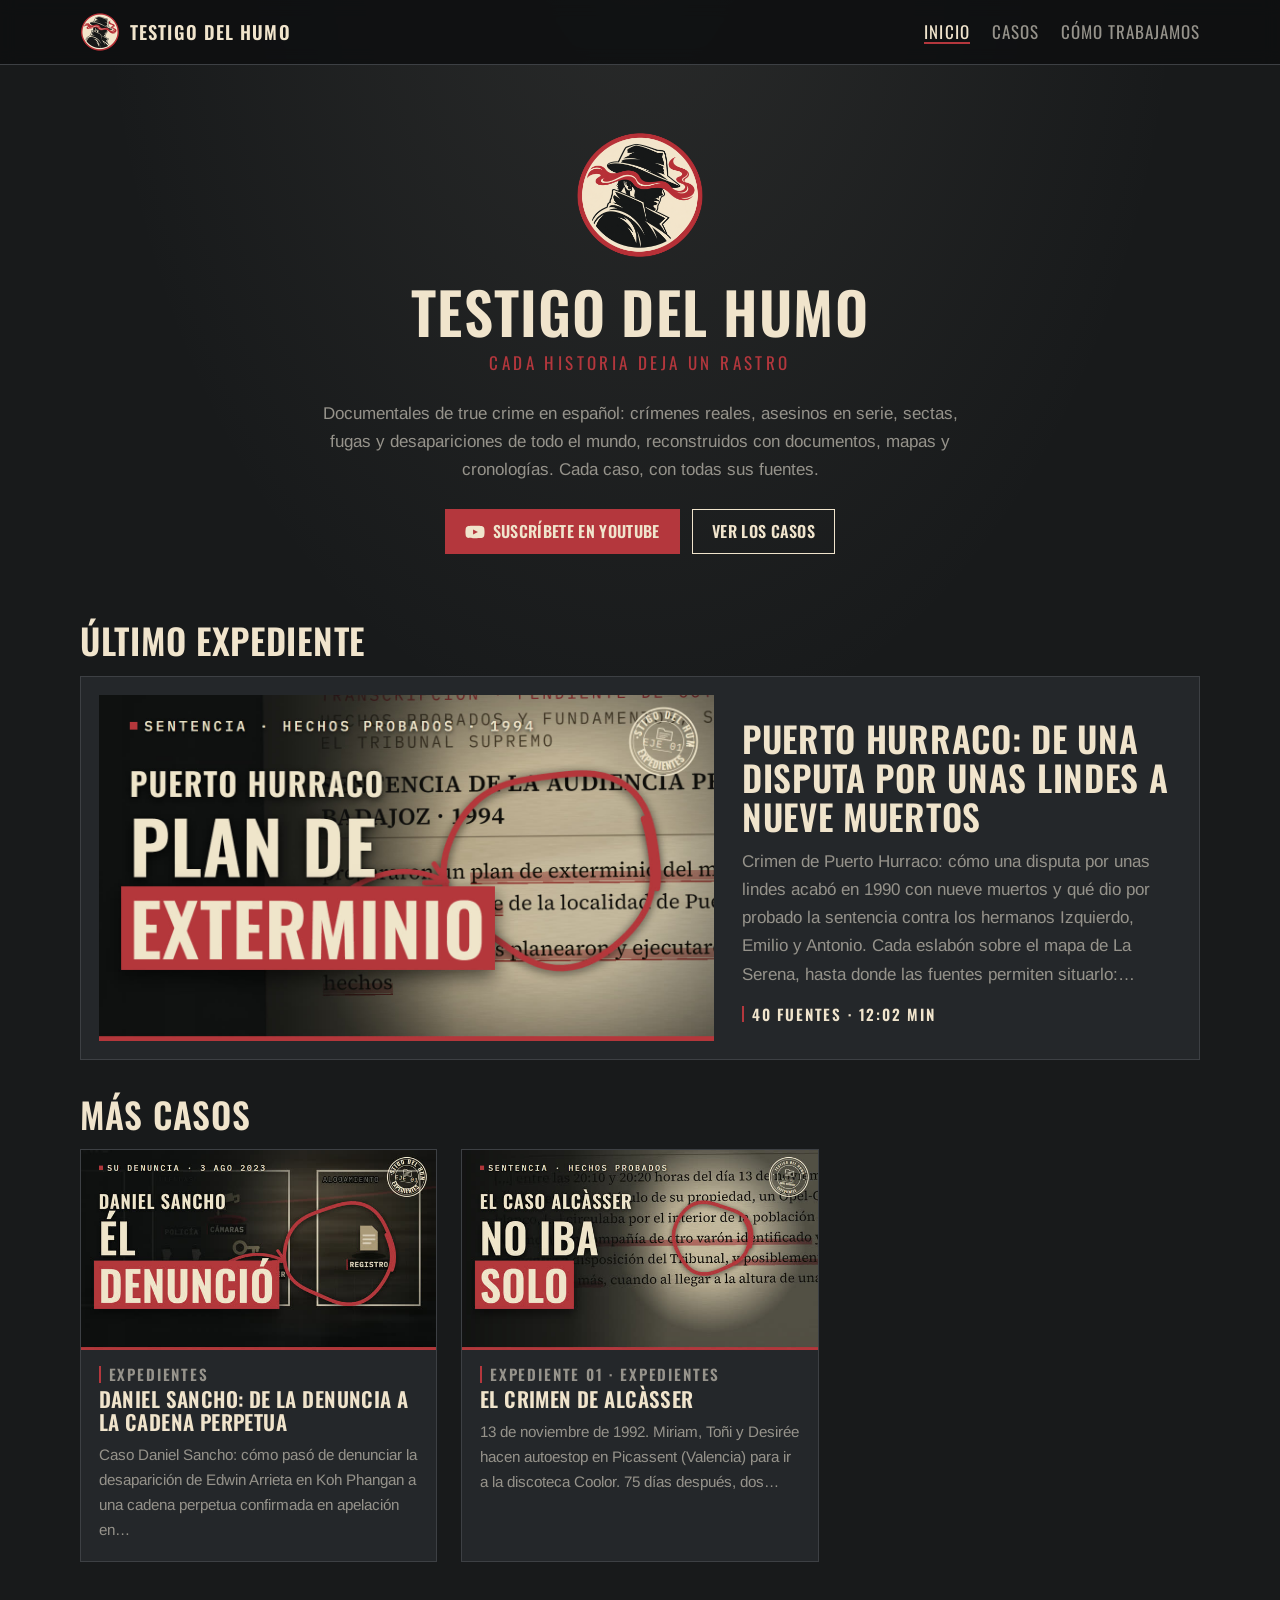
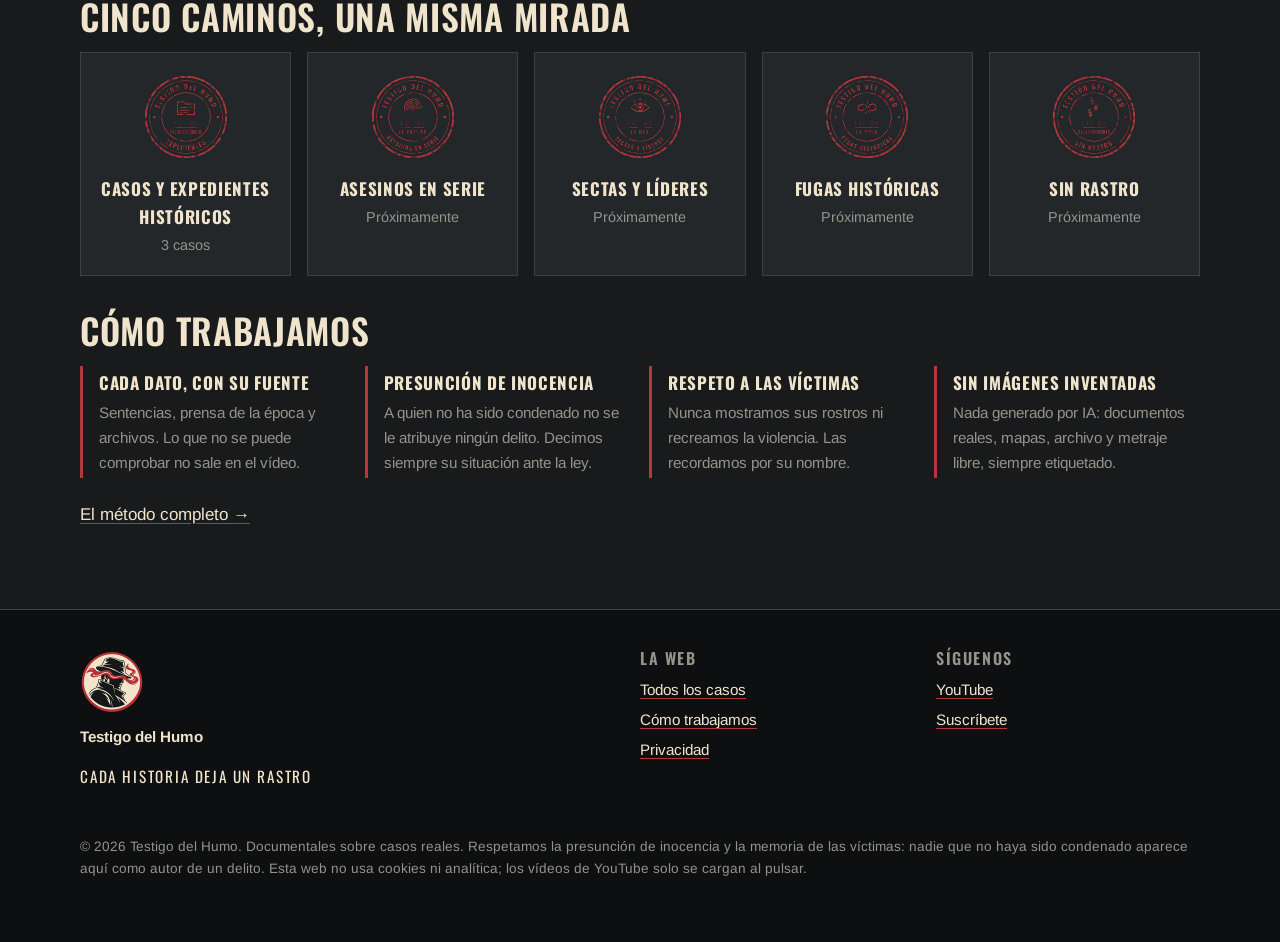
<file: index.html>
<!doctype html>
<html lang="es">
<head>
<meta charset="utf-8">
<meta name="viewport" content="width=device-width, initial-scale=1">
<title>Testigo del Humo · True crime documentado en español</title>
<meta name="description" content="Documentales de true crime en español: crímenes reales, asesinos en serie, sectas, fugas y desapariciones de todo el mundo, reconstruidos con documentos, mapas y cronologías. Cada caso, con todas sus fuentes.">
<link rel="canonical" href="https://testigodelhumo.github.io/">
<meta name="theme-color" content="#0e0f10">
<meta property="og:type" content="website">
<meta property="og:site_name" content="Testigo del Humo">
<meta property="og:locale" content="es_ES">
<meta property="og:title" content="Testigo del Humo · True crime documentado en español">
<meta property="og:description" content="Documentales de true crime en español: crímenes reales, asesinos en serie, sectas, fugas y desapariciones de todo el mundo, reconstruidos con documentos, mapas y cronologías. Cada caso, con todas sus fuentes.">
<meta property="og:url" content="https://testigodelhumo.github.io/">
<meta property="og:image" content="https://testigodelhumo.github.io/img/og.jpg">
<meta name="twitter:card" content="summary_large_image">
<link rel="icon" href="/img/favicon-32.png" sizes="32x32">
<link rel="apple-touch-icon" href="/img/icono-180.png">
<link rel="preload" href="/fuentes/Oswald-Variable.ttf" as="font" type="font/ttf" crossorigin>
<link rel="stylesheet" href="/tema.css">
<link rel="stylesheet" href="/estilo.css?v=oj.0jb">
<script type="application/ld+json">{"@context":"https://schema.org","@type":"Organization","@id":"https://testigodelhumo.github.io/#canal","name":"Testigo del Humo","url":"https://testigodelhumo.github.io/","logo":"https://testigodelhumo.github.io/img/logo-512.png","sameAs":["https://www.youtube.com/@TestigoDelHumo"]}</script>
<script type="application/ld+json">{"@context":"https://schema.org","@type":"WebSite","@id":"https://testigodelhumo.github.io/#web","name":"Testigo del Humo","url":"https://testigodelhumo.github.io/","inLanguage":"es","publisher":{"@id":"https://testigodelhumo.github.io/#canal"}}</script>
</head>
<body>
<a class="salto" href="#contenido">Saltar al contenido</a>
<header class="barra"><div class="envoltura barra__dentro">
<a class="marca" href="/" aria-label="Testigo del Humo, inicio"><img src="/img/logo-80.png" alt="" width="40" height="40"><span>Testigo del Humo</span></a>
<nav aria-label="Principal" style="margin-left:auto"><ul class="menu"><li><a href="/" aria-current="page">Inicio</a></li><li><a href="/casos/">Casos</a></li><li><a href="/metodo/">Cómo trabajamos</a></li></ul></nav>
</div></header>
<main id="contenido">
<section class="portada envoltura">
<img class="portada__logo" src="/img/logo-512.png" alt="Logo de Testigo del Humo: un detective entre el humo" width="132" height="132">
<h1>Testigo del Humo</h1>
<p class="portada__lema">CADA HISTORIA DEJA UN RASTRO</p>
<p class="portada__texto">Documentales de true crime en español: crímenes reales, asesinos en serie, sectas, fugas y desapariciones de todo el mundo, reconstruidos con documentos, mapas y cronologías. Cada caso, con todas sus fuentes.</p>
<div class="botones"><a class="boton boton--carmin" href="https://www.youtube.com/@TestigoDelHumo?sub_confirmation=1" rel="noopener"><svg viewBox="0 0 24 24" aria-hidden="true"><path d="M23 7.2a3 3 0 0 0-2.1-2.1C19 4.6 12 4.6 12 4.6s-7 0-8.9.5A3 3 0 0 0 1 7.2 31 31 0 0 0 .5 12a31 31 0 0 0 .5 4.8 3 3 0 0 0 2.1 2.1c1.9.5 8.9.5 8.9.5s7 0 8.9-.5a3 3 0 0 0 2.1-2.1 31 31 0 0 0 .5-4.8 31 31 0 0 0-.5-4.8zM9.7 15.1V8.9l5.8 3.1z"/></svg><span>Suscríbete en YouTube</span></a><a class="boton" href="/casos/">Ver los casos</a></div>
</section>
<section class="envoltura" aria-labelledby="ultimo-t"><h2 id="ultimo-t">Último expediente</h2>
<article class="destacado"><img src="/casos/puerto-hurraco/miniatura.jpg" alt="" width="1280" height="720">
<div><p class="rotulo"></p><h2><a href="/casos/puerto-hurraco/">Puerto Hurraco: de una disputa por unas lindes a nueve muertos</a></h2><p class="tenue">Crimen de Puerto Hurraco: cómo una disputa por unas lindes acabó en 1990 con nueve muertos y qué dio por probado la sentencia contra los hermanos Izquierdo, Emilio y Antonio. Cada eslabón sobre el mapa de La Serena, hasta donde las fuentes permiten situarlo:…</p><p class="rotulo">40 fuentes · 12:02 min</p></div></article></section>
<section class="envoltura"><h2>Más casos</h2><div class="rejilla"><article class="tarjeta">
<img src="/casos/daniel-sancho/miniatura-640.jpg" alt="" width="640" height="360" loading="lazy">
<div class="tarjeta__texto">
<p class="rotulo">EXPEDIENTES</p>
<h3><a href="/casos/daniel-sancho/">Daniel Sancho: de la denuncia a la cadena perpetua</a></h3>
<p>Caso Daniel Sancho: cómo pasó de denunciar la desaparición de Edwin Arrieta en Koh Phangan a una cadena perpetua confirmada en apelación en…</p>
</div></article><article class="tarjeta">
<img src="/casos/alcasser/miniatura-640.jpg" alt="" width="640" height="360" loading="lazy">
<div class="tarjeta__texto">
<p class="rotulo">EXPEDIENTE 01 · EXPEDIENTES</p>
<h3><a href="/casos/alcasser/">El crimen de Alcàsser</a></h3>
<p>13 de noviembre de 1992. Miriam, Toñi y Desirée hacen autoestop en Picassent (Valencia) para ir a la discoteca Coolor. 75 días después, dos…</p>
</div></article></div></section>
<section class="envoltura" aria-labelledby="ejes-t"><h2 id="ejes-t">Cinco caminos, una misma mirada</h2><ul class="ejes"><li><img src="/img/sellos/expedientes.png" alt="" width="96" height="96" loading="lazy"><strong>Casos y expedientes históricos</strong><span>3 casos</span></li><li><img src="/img/sellos/asesinos.png" alt="" width="96" height="96" loading="lazy"><strong>Asesinos en serie</strong><span>Próximamente</span></li><li><img src="/img/sellos/sectas.png" alt="" width="96" height="96" loading="lazy"><strong>Sectas y líderes</strong><span>Próximamente</span></li><li><img src="/img/sellos/fugas.png" alt="" width="96" height="96" loading="lazy"><strong>Fugas históricas</strong><span>Próximamente</span></li><li><img src="/img/sellos/sin-rastro.png" alt="" width="96" height="96" loading="lazy"><strong>Sin rastro</strong><span>Próximamente</span></li></ul></section>
<section class="envoltura" aria-labelledby="como-t"><h2 id="como-t">Cómo trabajamos</h2><div class="principios">
<div><strong>Cada dato, con su fuente</strong><p>Sentencias, prensa de la época y archivos. Lo que no se puede comprobar no sale en el vídeo.</p></div>
<div><strong>Presunción de inocencia</strong><p>A quien no ha sido condenado no se le atribuye ningún delito. Decimos siempre su situación ante la ley.</p></div>
<div><strong>Respeto a las víctimas</strong><p>Nunca mostramos sus rostros ni recreamos la violencia. Las recordamos por su nombre.</p></div>
<div><strong>Sin imágenes inventadas</strong><p>Nada generado por IA: documentos reales, mapas, archivo y metraje libre, siempre etiquetado.</p></div>
</div><p style="margin-top:1.4rem"><a href="/metodo/">El método completo →</a></p></section>
</main>
<footer class="pie"><div class="envoltura">
<div class="pie__rejilla">
<div class="pie__marca"><img src="/img/logo-128.png" alt="" width="64" height="64"><p><strong>Testigo del Humo</strong></p><p class="pie__lema">CADA HISTORIA DEJA UN RASTRO</p></div>
<div><h2>La web</h2><ul><li><a href="/casos/">Todos los casos</a></li><li><a href="/metodo/">Cómo trabajamos</a></li><li><a href="/privacidad/">Privacidad</a></li></ul></div>
<div><h2>Síguenos</h2><ul><li><a href="https://www.youtube.com/@TestigoDelHumo" rel="noopener">YouTube</a></li><li><a href="https://www.youtube.com/@TestigoDelHumo?sub_confirmation=1" rel="noopener">Suscríbete</a></li></ul></div>
</div>
<p class="pie__legal">© 2026 Testigo del Humo. Documentales sobre casos reales. Respetamos la presunción de inocencia y la memoria de las víctimas: nadie que no haya sido condenado aparece aquí como autor de un delito. Esta web no usa cookies ni analítica; los vídeos de YouTube solo se cargan al pulsar.</p>
</div></footer>
<script src="/web.js?v=0u.hqu" defer></script>
</body>
</html>
</file>
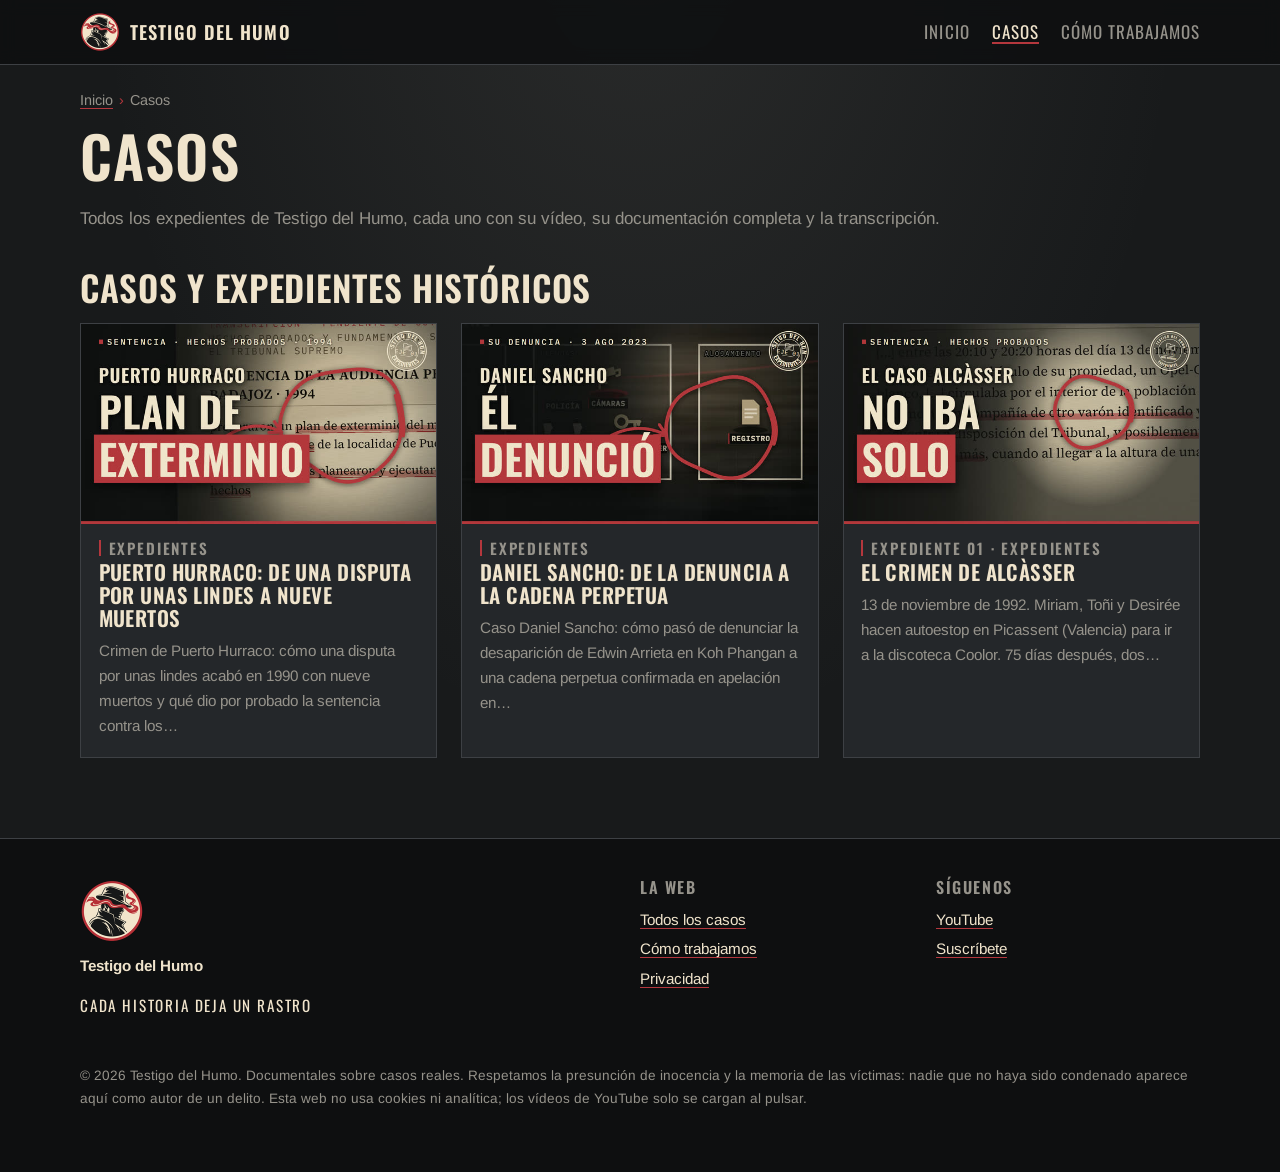
<file: casos/index.html>
<!doctype html>
<html lang="es">
<head>
<meta charset="utf-8">
<meta name="viewport" content="width=device-width, initial-scale=1">
<title>Casos · Testigo del Humo</title>
<meta name="description" content="Archivo de casos de Testigo del Humo: true crime en español con cada hecho documentado y sus fuentes.">
<link rel="canonical" href="https://testigodelhumo.github.io/casos/">
<meta name="theme-color" content="#0e0f10">
<meta property="og:type" content="website">
<meta property="og:site_name" content="Testigo del Humo">
<meta property="og:locale" content="es_ES">
<meta property="og:title" content="Casos">
<meta property="og:description" content="Archivo de casos de Testigo del Humo: true crime en español con cada hecho documentado y sus fuentes.">
<meta property="og:url" content="https://testigodelhumo.github.io/casos/">
<meta property="og:image" content="https://testigodelhumo.github.io/img/og.jpg">
<meta name="twitter:card" content="summary_large_image">
<link rel="icon" href="/img/favicon-32.png" sizes="32x32">
<link rel="apple-touch-icon" href="/img/icono-180.png">
<link rel="preload" href="/fuentes/Oswald-Variable.ttf" as="font" type="font/ttf" crossorigin>
<link rel="stylesheet" href="/tema.css">
<link rel="stylesheet" href="/estilo.css?v=oj.0jb">
<script type="application/ld+json">{"@context":"https://schema.org","@type":"BreadcrumbList","itemListElement":[{"@type":"ListItem","position":1,"name":"Inicio","item":"https://testigodelhumo.github.io/"},{"@type":"ListItem","position":2,"name":"Casos","item":"https://testigodelhumo.github.io/casos/"}]}</script>
<script type="application/ld+json">{"@context":"https://schema.org","@type":"CollectionPage","name":"Casos de Testigo del Humo","url":"https://testigodelhumo.github.io/casos/","hasPart":[{"@type":"CreativeWork","name":"Puerto Hurraco: de una disputa por unas lindes a nueve muertos","url":"https://testigodelhumo.github.io/casos/puerto-hurraco/"},{"@type":"CreativeWork","name":"Daniel Sancho: de la denuncia a la cadena perpetua","url":"https://testigodelhumo.github.io/casos/daniel-sancho/"},{"@type":"CreativeWork","name":"El crimen de Alcàsser","url":"https://testigodelhumo.github.io/casos/alcasser/"}]}</script>
</head>
<body>
<a class="salto" href="#contenido">Saltar al contenido</a>
<header class="barra"><div class="envoltura barra__dentro">
<a class="marca" href="/" aria-label="Testigo del Humo, inicio"><img src="/img/logo-80.png" alt="" width="40" height="40"><span>Testigo del Humo</span></a>
<nav aria-label="Principal" style="margin-left:auto"><ul class="menu"><li><a href="/">Inicio</a></li><li><a href="/casos/" aria-current="page">Casos</a></li><li><a href="/metodo/">Cómo trabajamos</a></li></ul></nav>
</div></header>
<main id="contenido">
<div class="envoltura"><nav class="migas" aria-label="Ruta"><ol><li><a href="/">Inicio</a></li><li><span aria-current="page">Casos</span></li></ol></nav><h1>Casos</h1><p class="tenue">Todos los expedientes de Testigo del Humo, cada uno con su vídeo, su documentación completa y la transcripción.</p><h2>Casos y expedientes históricos</h2><div class="rejilla"><article class="tarjeta">
<img src="/casos/puerto-hurraco/miniatura-640.jpg" alt="" width="640" height="360" loading="lazy">
<div class="tarjeta__texto">
<p class="rotulo">EXPEDIENTES</p>
<h3><a href="/casos/puerto-hurraco/">Puerto Hurraco: de una disputa por unas lindes a nueve muertos</a></h3>
<p>Crimen de Puerto Hurraco: cómo una disputa por unas lindes acabó en 1990 con nueve muertos y qué dio por probado la sentencia contra los…</p>
</div></article><article class="tarjeta">
<img src="/casos/daniel-sancho/miniatura-640.jpg" alt="" width="640" height="360" loading="lazy">
<div class="tarjeta__texto">
<p class="rotulo">EXPEDIENTES</p>
<h3><a href="/casos/daniel-sancho/">Daniel Sancho: de la denuncia a la cadena perpetua</a></h3>
<p>Caso Daniel Sancho: cómo pasó de denunciar la desaparición de Edwin Arrieta en Koh Phangan a una cadena perpetua confirmada en apelación en…</p>
</div></article><article class="tarjeta">
<img src="/casos/alcasser/miniatura-640.jpg" alt="" width="640" height="360" loading="lazy">
<div class="tarjeta__texto">
<p class="rotulo">EXPEDIENTE 01 · EXPEDIENTES</p>
<h3><a href="/casos/alcasser/">El crimen de Alcàsser</a></h3>
<p>13 de noviembre de 1992. Miriam, Toñi y Desirée hacen autoestop en Picassent (Valencia) para ir a la discoteca Coolor. 75 días después, dos…</p>
</div></article></div></div>
</main>
<footer class="pie"><div class="envoltura">
<div class="pie__rejilla">
<div class="pie__marca"><img src="/img/logo-128.png" alt="" width="64" height="64"><p><strong>Testigo del Humo</strong></p><p class="pie__lema">CADA HISTORIA DEJA UN RASTRO</p></div>
<div><h2>La web</h2><ul><li><a href="/casos/">Todos los casos</a></li><li><a href="/metodo/">Cómo trabajamos</a></li><li><a href="/privacidad/">Privacidad</a></li></ul></div>
<div><h2>Síguenos</h2><ul><li><a href="https://www.youtube.com/@TestigoDelHumo" rel="noopener">YouTube</a></li><li><a href="https://www.youtube.com/@TestigoDelHumo?sub_confirmation=1" rel="noopener">Suscríbete</a></li></ul></div>
</div>
<p class="pie__legal">© 2026 Testigo del Humo. Documentales sobre casos reales. Respetamos la presunción de inocencia y la memoria de las víctimas: nadie que no haya sido condenado aparece aquí como autor de un delito. Esta web no usa cookies ni analítica; los vídeos de YouTube solo se cargan al pulsar.</p>
</div></footer>
<script src="/web.js?v=0u.hqu" defer></script>
</body>
</html>
</file>
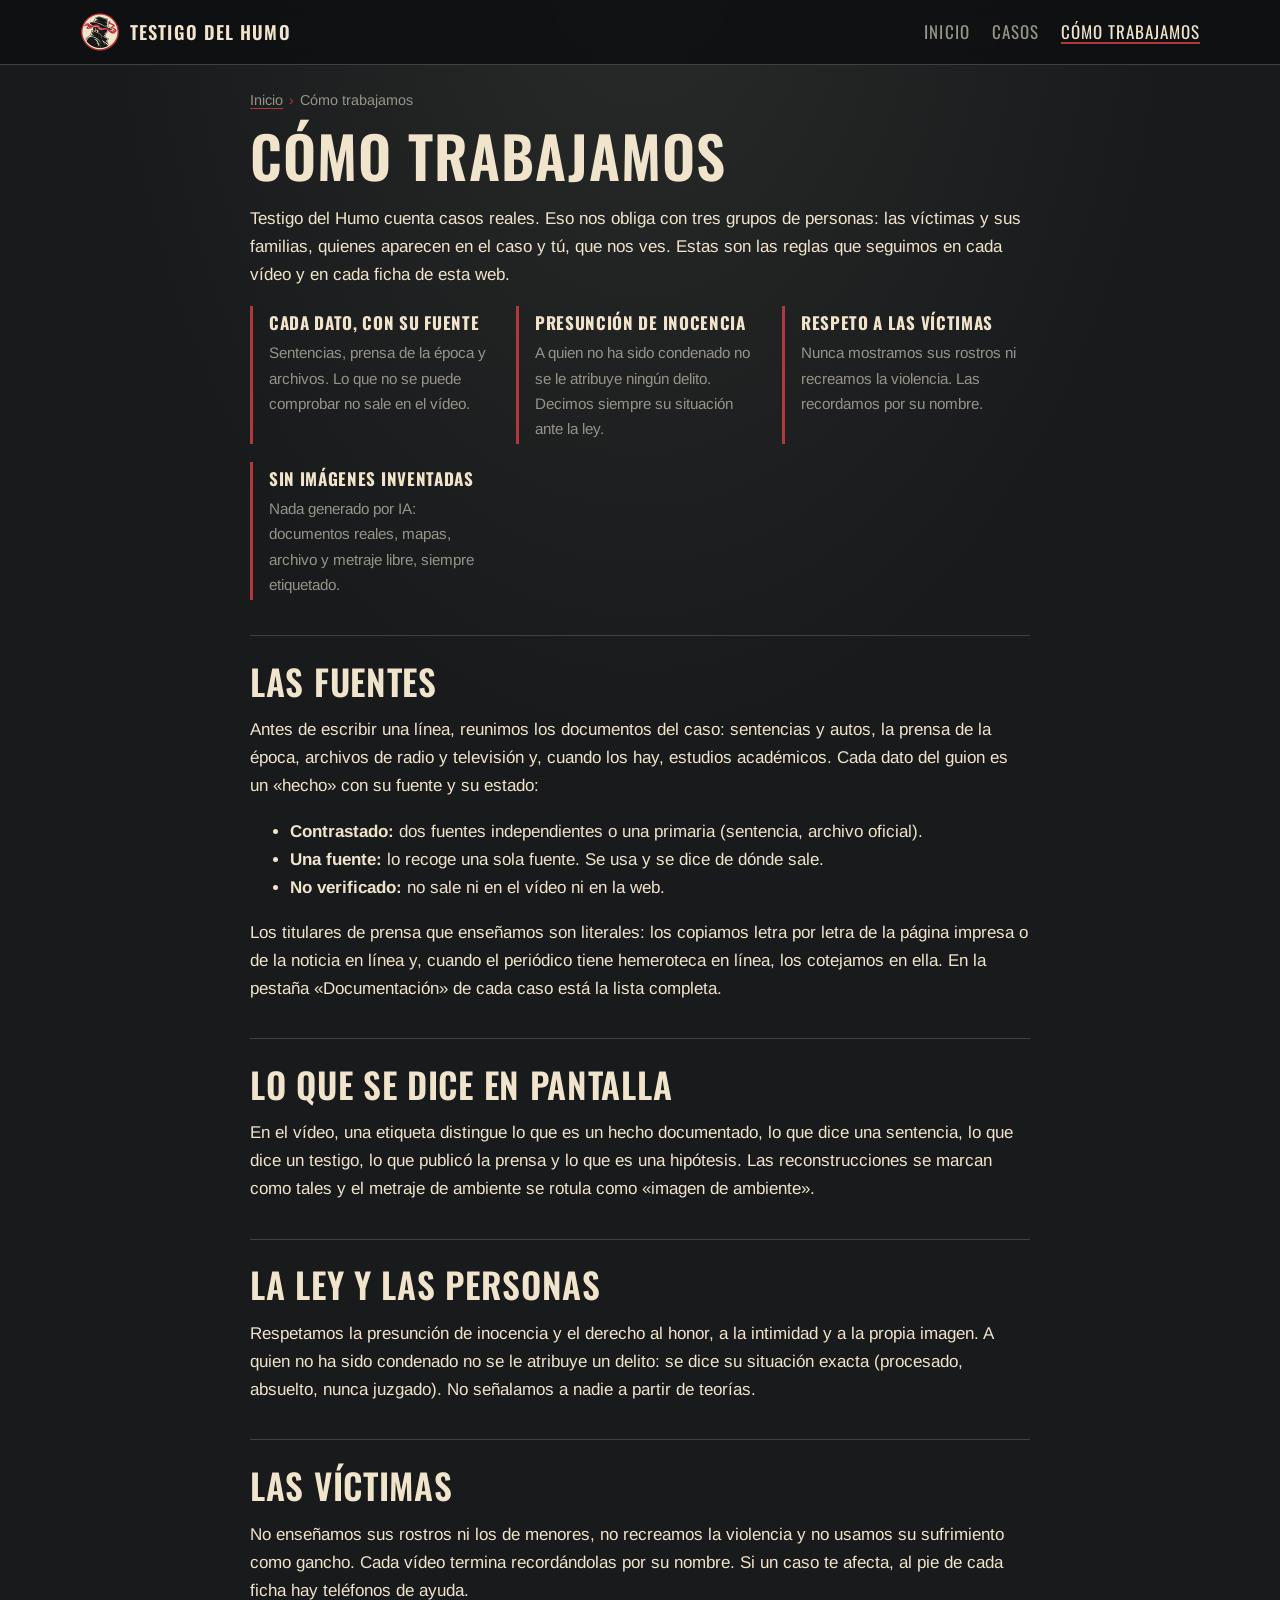
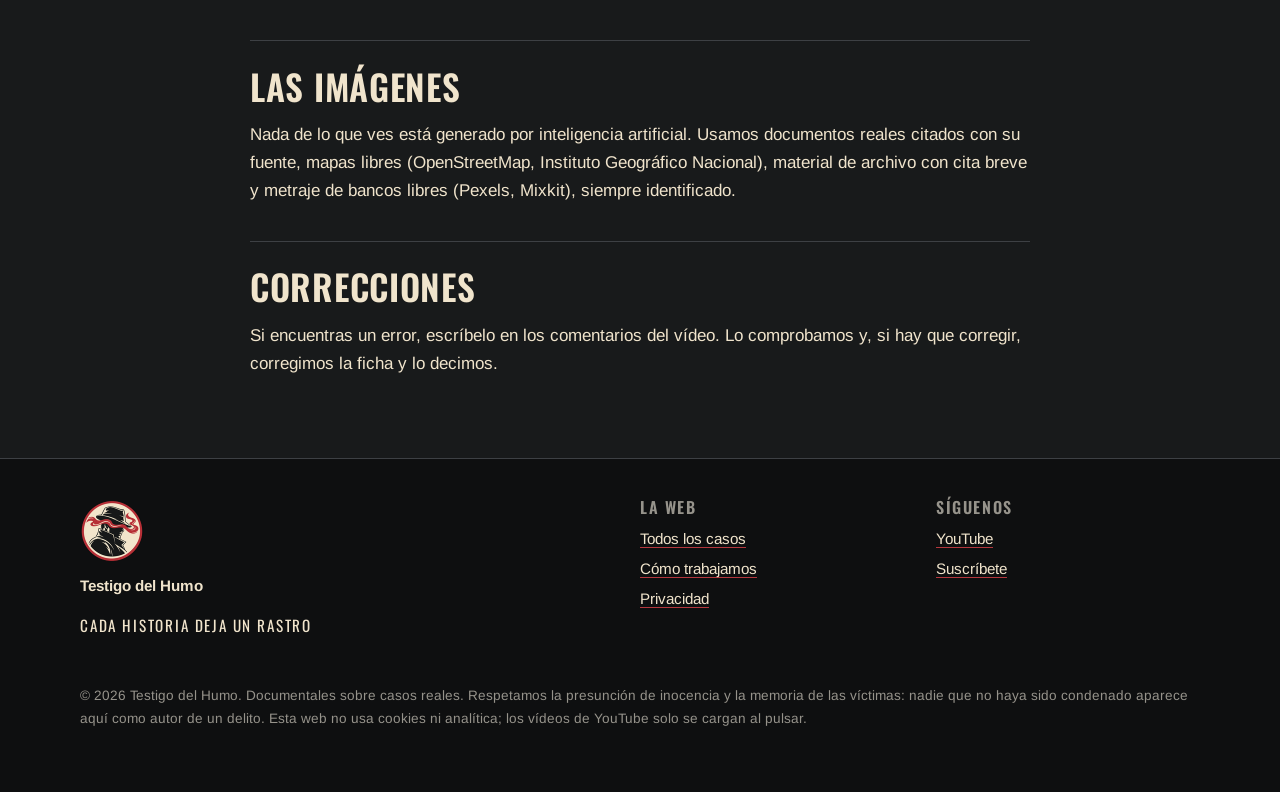
<file: metodo/index.html>
<!doctype html>
<html lang="es">
<head>
<meta charset="utf-8">
<meta name="viewport" content="width=device-width, initial-scale=1">
<title>Cómo trabajamos · Testigo del Humo</title>
<meta name="description" content="El método de Testigo del Humo: fuentes comprobadas, presunción de inocencia, respeto a las víctimas y ninguna imagen generada por IA.">
<link rel="canonical" href="https://testigodelhumo.github.io/metodo/">
<meta name="theme-color" content="#0e0f10">
<meta property="og:type" content="website">
<meta property="og:site_name" content="Testigo del Humo">
<meta property="og:locale" content="es_ES">
<meta property="og:title" content="Cómo trabajamos">
<meta property="og:description" content="El método de Testigo del Humo: fuentes comprobadas, presunción de inocencia, respeto a las víctimas y ninguna imagen generada por IA.">
<meta property="og:url" content="https://testigodelhumo.github.io/metodo/">
<meta property="og:image" content="https://testigodelhumo.github.io/img/og.jpg">
<meta name="twitter:card" content="summary_large_image">
<link rel="icon" href="/img/favicon-32.png" sizes="32x32">
<link rel="apple-touch-icon" href="/img/icono-180.png">
<link rel="preload" href="/fuentes/Oswald-Variable.ttf" as="font" type="font/ttf" crossorigin>
<link rel="stylesheet" href="/tema.css">
<link rel="stylesheet" href="/estilo.css?v=oj.0jb">
<script type="application/ld+json">{"@context":"https://schema.org","@type":"Organization","@id":"https://testigodelhumo.github.io/#canal","name":"Testigo del Humo","url":"https://testigodelhumo.github.io/","logo":"https://testigodelhumo.github.io/img/logo-512.png","sameAs":["https://www.youtube.com/@TestigoDelHumo"]}</script>
<script type="application/ld+json">{"@context":"https://schema.org","@type":"BreadcrumbList","itemListElement":[{"@type":"ListItem","position":1,"name":"Inicio","item":"https://testigodelhumo.github.io/"},{"@type":"ListItem","position":2,"name":"Cómo trabajamos","item":"https://testigodelhumo.github.io/metodo/"}]}</script>
<script type="application/ld+json">{"@context":"https://schema.org","@type":"AboutPage","name":"Cómo trabajamos","url":"https://testigodelhumo.github.io/metodo/"}</script>
</head>
<body>
<a class="salto" href="#contenido">Saltar al contenido</a>
<header class="barra"><div class="envoltura barra__dentro">
<a class="marca" href="/" aria-label="Testigo del Humo, inicio"><img src="/img/logo-80.png" alt="" width="40" height="40"><span>Testigo del Humo</span></a>
<nav aria-label="Principal" style="margin-left:auto"><ul class="menu"><li><a href="/">Inicio</a></li><li><a href="/casos/">Casos</a></li><li><a href="/metodo/" aria-current="page">Cómo trabajamos</a></li></ul></nav>
</div></header>
<main id="contenido">
<div class="estrecho metodo"><nav class="migas" aria-label="Ruta"><ol><li><a href="/">Inicio</a></li><li><span aria-current="page">Cómo trabajamos</span></li></ol></nav><h1>Cómo trabajamos</h1>
<p>Testigo del Humo cuenta casos reales. Eso nos obliga con tres grupos de personas: las víctimas y sus familias, quienes aparecen en el caso y tú, que nos ves. Estas son las reglas que seguimos en cada vídeo y en cada ficha de esta web.</p>
<div class="principios">
<div><strong>Cada dato, con su fuente</strong><p>Sentencias, prensa de la época y archivos. Lo que no se puede comprobar no sale en el vídeo.</p></div>
<div><strong>Presunción de inocencia</strong><p>A quien no ha sido condenado no se le atribuye ningún delito. Decimos siempre su situación ante la ley.</p></div>
<div><strong>Respeto a las víctimas</strong><p>Nunca mostramos sus rostros ni recreamos la violencia. Las recordamos por su nombre.</p></div>
<div><strong>Sin imágenes inventadas</strong><p>Nada generado por IA: documentos reales, mapas, archivo y metraje libre, siempre etiquetado.</p></div>
</div>
<h2>Las fuentes</h2>
<p>Antes de escribir una línea, reunimos los documentos del caso: sentencias y autos, la prensa de la época, archivos de radio y televisión y, cuando los hay, estudios académicos. Cada dato del guion es un «hecho» con su fuente y su estado:</p>
<ul><li><strong>Contrastado:</strong> dos fuentes independientes o una primaria (sentencia, archivo oficial).</li><li><strong>Una fuente:</strong> lo recoge una sola fuente. Se usa y se dice de dónde sale.</li><li><strong>No verificado:</strong> no sale ni en el vídeo ni en la web.</li></ul>
<p>Los titulares de prensa que enseñamos son literales: los copiamos letra por letra de la página impresa o de la noticia en línea y, cuando el periódico tiene hemeroteca en línea, los cotejamos en ella. En la pestaña «Documentación» de cada caso está la lista completa.</p>
<h2>Lo que se dice en pantalla</h2>
<p>En el vídeo, una etiqueta distingue lo que es un hecho documentado, lo que dice una sentencia, lo que dice un testigo, lo que publicó la prensa y lo que es una hipótesis. Las reconstrucciones se marcan como tales y el metraje de ambiente se rotula como «imagen de ambiente».</p>
<h2>La ley y las personas</h2>
<p>Respetamos la presunción de inocencia y el derecho al honor, a la intimidad y a la propia imagen. A quien no ha sido condenado no se le atribuye un delito: se dice su situación exacta (procesado, absuelto, nunca juzgado). No señalamos a nadie a partir de teorías.</p>
<h2>Las víctimas</h2>
<p>No enseñamos sus rostros ni los de menores, no recreamos la violencia y no usamos su sufrimiento como gancho. Cada vídeo termina recordándolas por su nombre. Si un caso te afecta, al pie de cada ficha hay teléfonos de ayuda.</p>
<h2>Las imágenes</h2>
<p>Nada de lo que ves está generado por inteligencia artificial. Usamos documentos reales citados con su fuente, mapas libres (OpenStreetMap, Instituto Geográfico Nacional), material de archivo con cita breve y metraje de bancos libres (Pexels, Mixkit), siempre identificado.</p>
<h2>Correcciones</h2>
<p>Si encuentras un error, escríbelo en los comentarios del vídeo. Lo comprobamos y, si hay que corregir, corregimos la ficha y lo decimos.</p>
</div>
</main>
<footer class="pie"><div class="envoltura">
<div class="pie__rejilla">
<div class="pie__marca"><img src="/img/logo-128.png" alt="" width="64" height="64"><p><strong>Testigo del Humo</strong></p><p class="pie__lema">CADA HISTORIA DEJA UN RASTRO</p></div>
<div><h2>La web</h2><ul><li><a href="/casos/">Todos los casos</a></li><li><a href="/metodo/">Cómo trabajamos</a></li><li><a href="/privacidad/">Privacidad</a></li></ul></div>
<div><h2>Síguenos</h2><ul><li><a href="https://www.youtube.com/@TestigoDelHumo" rel="noopener">YouTube</a></li><li><a href="https://www.youtube.com/@TestigoDelHumo?sub_confirmation=1" rel="noopener">Suscríbete</a></li></ul></div>
</div>
<p class="pie__legal">© 2026 Testigo del Humo. Documentales sobre casos reales. Respetamos la presunción de inocencia y la memoria de las víctimas: nadie que no haya sido condenado aparece aquí como autor de un delito. Esta web no usa cookies ni analítica; los vídeos de YouTube solo se cargan al pulsar.</p>
</div></footer>
<script src="/web.js?v=0u.hqu" defer></script>
</body>
</html>
</file>
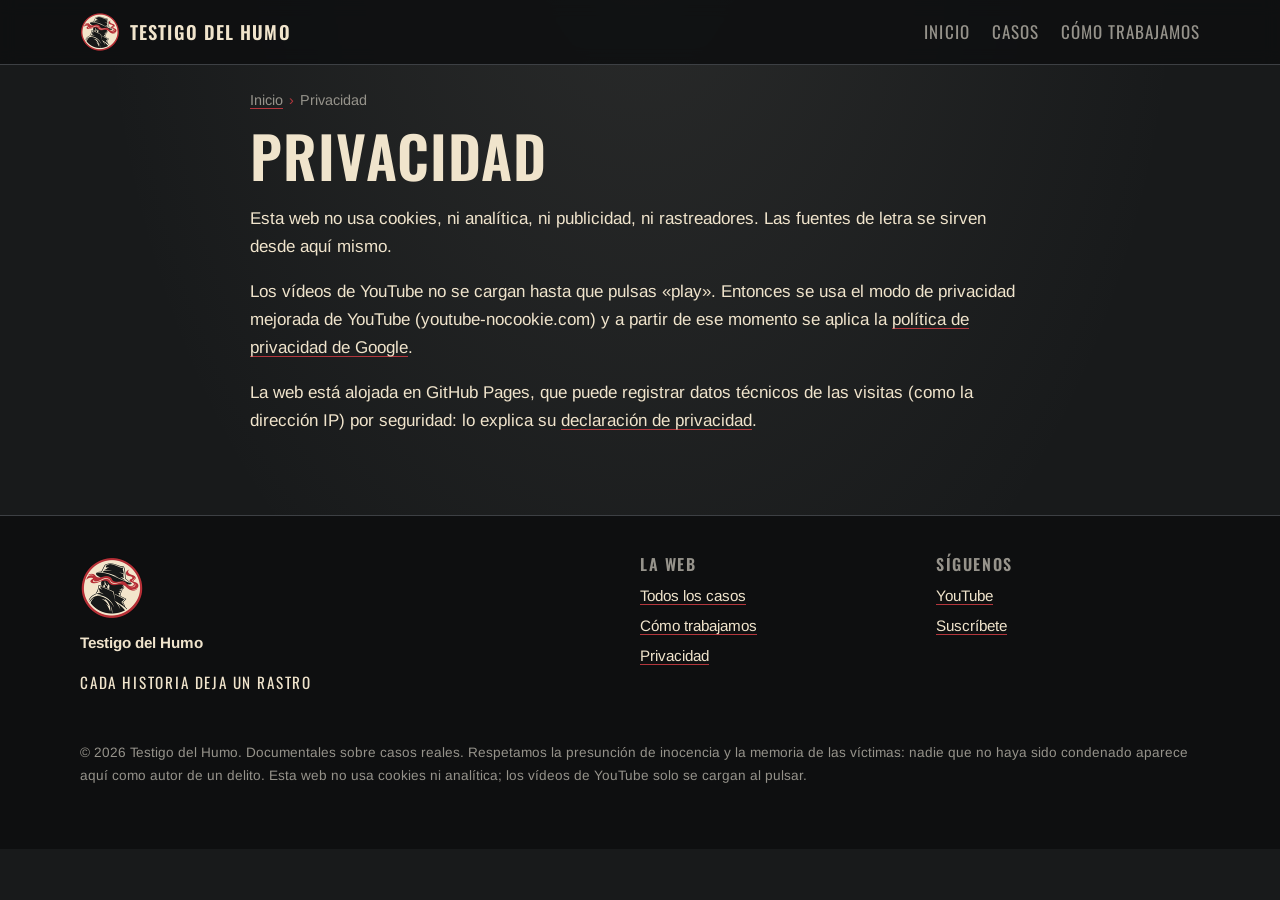
<file: privacidad/index.html>
<!doctype html>
<html lang="es">
<head>
<meta charset="utf-8">
<meta name="viewport" content="width=device-width, initial-scale=1">
<title>Privacidad · Testigo del Humo</title>
<meta name="description" content="Privacidad en la web de Testigo del Humo: sin cookies ni analítica.">
<link rel="canonical" href="https://testigodelhumo.github.io/privacidad/">
<meta name="theme-color" content="#0e0f10">
<meta property="og:type" content="website">
<meta property="og:site_name" content="Testigo del Humo">
<meta property="og:locale" content="es_ES">
<meta property="og:title" content="Privacidad">
<meta property="og:description" content="Privacidad en la web de Testigo del Humo: sin cookies ni analítica.">
<meta property="og:url" content="https://testigodelhumo.github.io/privacidad/">
<meta property="og:image" content="https://testigodelhumo.github.io/img/og.jpg">
<meta name="twitter:card" content="summary_large_image">
<link rel="icon" href="/img/favicon-32.png" sizes="32x32">
<link rel="apple-touch-icon" href="/img/icono-180.png">
<link rel="preload" href="/fuentes/Oswald-Variable.ttf" as="font" type="font/ttf" crossorigin>
<link rel="stylesheet" href="/tema.css">
<link rel="stylesheet" href="/estilo.css?v=oj.0jb">

</head>
<body>
<a class="salto" href="#contenido">Saltar al contenido</a>
<header class="barra"><div class="envoltura barra__dentro">
<a class="marca" href="/" aria-label="Testigo del Humo, inicio"><img src="/img/logo-80.png" alt="" width="40" height="40"><span>Testigo del Humo</span></a>
<nav aria-label="Principal" style="margin-left:auto"><ul class="menu"><li><a href="/">Inicio</a></li><li><a href="/casos/">Casos</a></li><li><a href="/metodo/">Cómo trabajamos</a></li></ul></nav>
</div></header>
<main id="contenido">
<div class="estrecho"><nav class="migas" aria-label="Ruta"><ol><li><a href="/">Inicio</a></li><li><span aria-current="page">Privacidad</span></li></ol></nav><h1>Privacidad</h1>
<p>Esta web no usa cookies, ni analítica, ni publicidad, ni rastreadores. Las fuentes de letra se sirven desde aquí mismo.</p>
<p>Los vídeos de YouTube no se cargan hasta que pulsas «play». Entonces se usa el modo de privacidad mejorada de YouTube (youtube-nocookie.com) y a partir de ese momento se aplica la <a href="https://policies.google.com/privacy" rel="noopener">política de privacidad de Google</a>.</p>
<p>La web está alojada en GitHub Pages, que puede registrar datos técnicos de las visitas (como la dirección IP) por seguridad: lo explica su <a href="https://docs.github.com/es/site-policy/privacy-policies/github-general-privacy-statement" rel="noopener">declaración de privacidad</a>.</p>
</div>
</main>
<footer class="pie"><div class="envoltura">
<div class="pie__rejilla">
<div class="pie__marca"><img src="/img/logo-128.png" alt="" width="64" height="64"><p><strong>Testigo del Humo</strong></p><p class="pie__lema">CADA HISTORIA DEJA UN RASTRO</p></div>
<div><h2>La web</h2><ul><li><a href="/casos/">Todos los casos</a></li><li><a href="/metodo/">Cómo trabajamos</a></li><li><a href="/privacidad/">Privacidad</a></li></ul></div>
<div><h2>Síguenos</h2><ul><li><a href="https://www.youtube.com/@TestigoDelHumo" rel="noopener">YouTube</a></li><li><a href="https://www.youtube.com/@TestigoDelHumo?sub_confirmation=1" rel="noopener">Suscríbete</a></li></ul></div>
</div>
<p class="pie__legal">© 2026 Testigo del Humo. Documentales sobre casos reales. Respetamos la presunción de inocencia y la memoria de las víctimas: nadie que no haya sido condenado aparece aquí como autor de un delito. Esta web no usa cookies ni analítica; los vídeos de YouTube solo se cargan al pulsar.</p>
</div></footer>
<script src="/web.js?v=0u.hqu" defer></script>
</body>
</html>
</file>
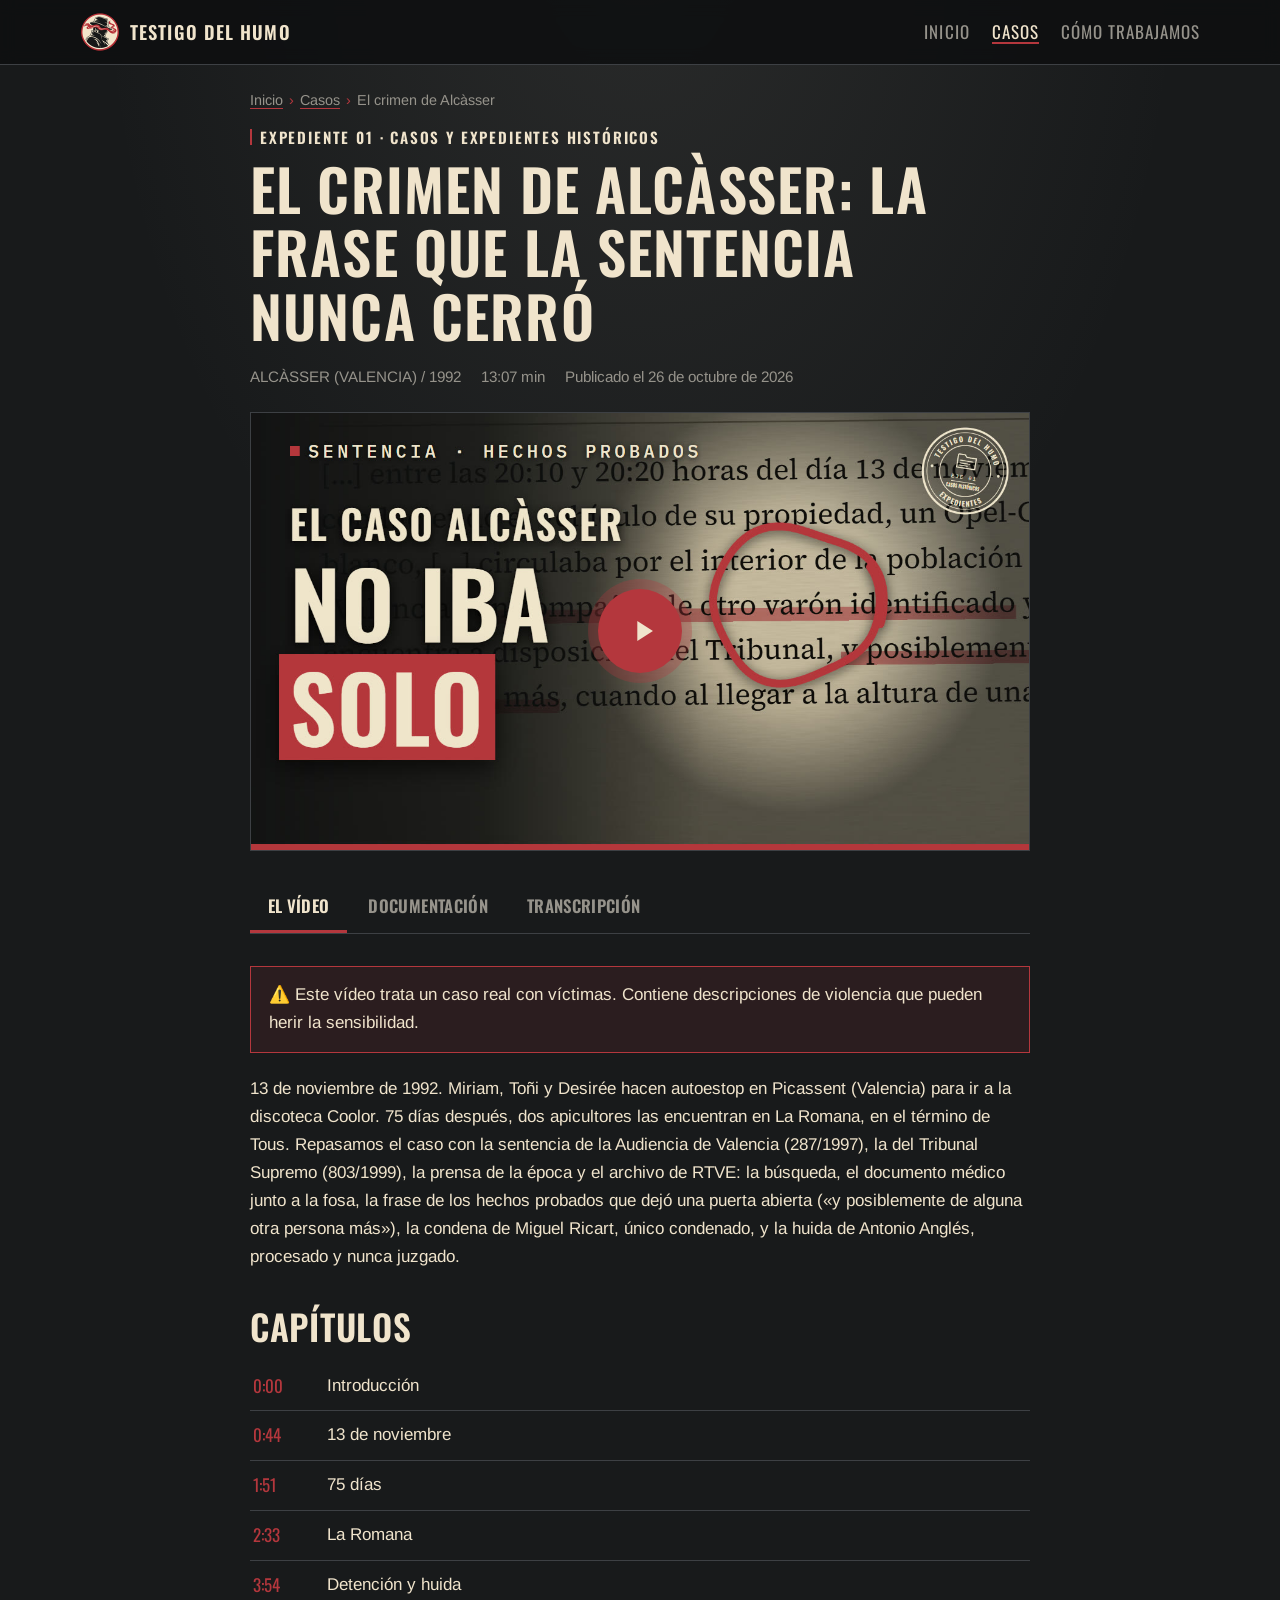
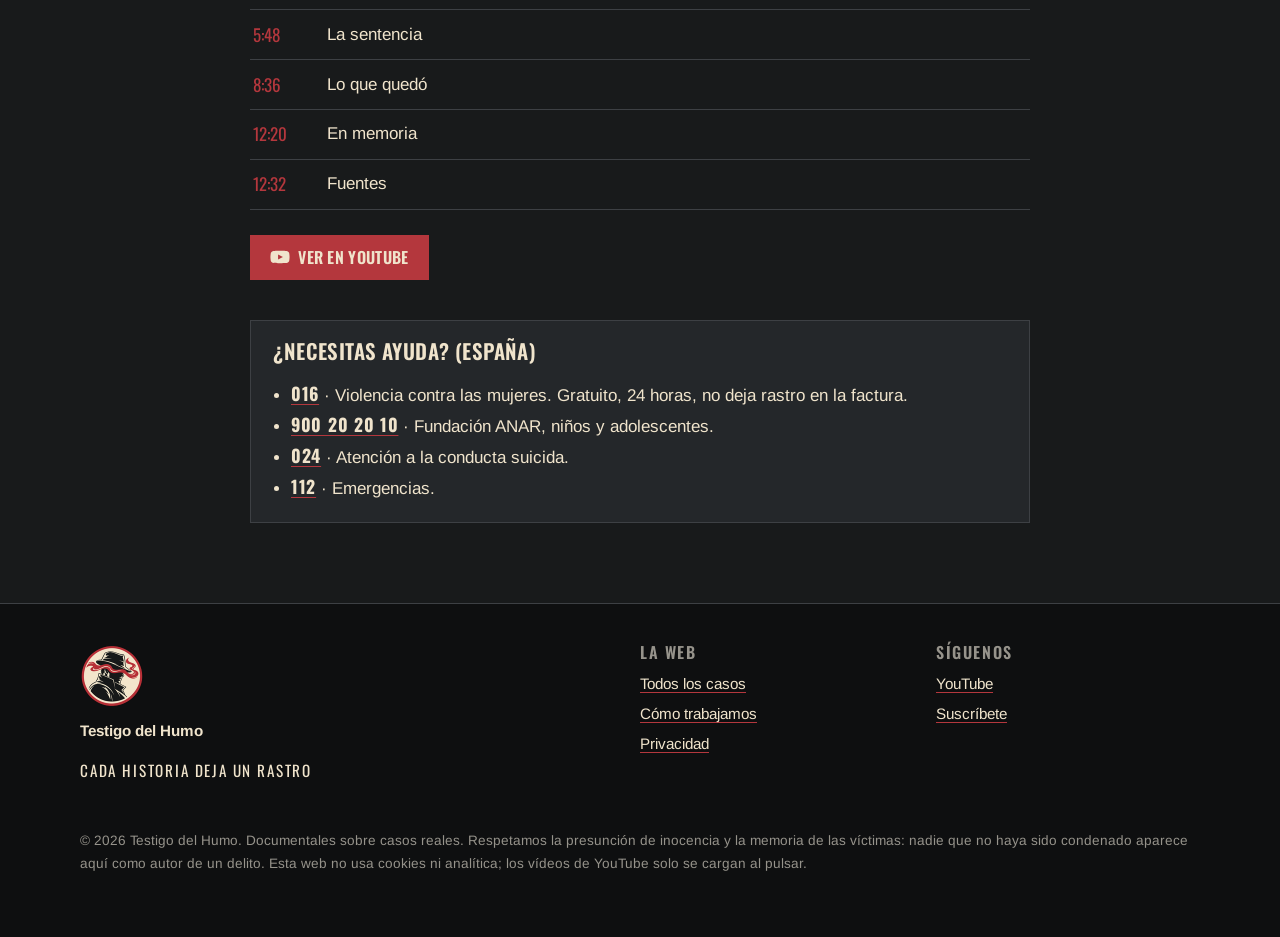
<file: casos/alcasser/index.html>
<!doctype html>
<html lang="es">
<head>
<meta charset="utf-8">
<meta name="viewport" content="width=device-width, initial-scale=1">
<title>El crimen de Alcàsser: la frase que la sentencia nunca cerró · Testigo del Humo</title>
<meta name="description" content="13 de noviembre de 1992. Miriam, Toñi y Desirée hacen autoestop en Picassent (Valencia) para ir a la discoteca Coolor. 75 días después, dos apicultores…">
<link rel="canonical" href="https://testigodelhumo.github.io/casos/alcasser/">
<meta name="theme-color" content="#0e0f10">
<meta property="og:type" content="article">
<meta property="og:site_name" content="Testigo del Humo">
<meta property="og:locale" content="es_ES">
<meta property="og:title" content="El crimen de Alcàsser: la frase que la sentencia nunca cerró">
<meta property="og:description" content="13 de noviembre de 1992. Miriam, Toñi y Desirée hacen autoestop en Picassent (Valencia) para ir a la discoteca Coolor. 75 días después, dos apicultores…">
<meta property="og:url" content="https://testigodelhumo.github.io/casos/alcasser/">
<meta property="og:image" content="https://testigodelhumo.github.io/casos/alcasser/miniatura.jpg">
<meta name="twitter:card" content="summary_large_image">
<link rel="icon" href="/img/favicon-32.png" sizes="32x32">
<link rel="apple-touch-icon" href="/img/icono-180.png">
<link rel="preload" href="/fuentes/Oswald-Variable.ttf" as="font" type="font/ttf" crossorigin>
<link rel="stylesheet" href="/tema.css">
<link rel="stylesheet" href="/estilo.css?v=oj.0jb">
<script type="application/ld+json">{"@context":"https://schema.org","@type":"Organization","@id":"https://testigodelhumo.github.io/#canal","name":"Testigo del Humo","url":"https://testigodelhumo.github.io/","logo":"https://testigodelhumo.github.io/img/logo-512.png","sameAs":["https://www.youtube.com/@TestigoDelHumo"]}</script>
<script type="application/ld+json">{"@context":"https://schema.org","@type":"BreadcrumbList","itemListElement":[{"@type":"ListItem","position":1,"name":"Inicio","item":"https://testigodelhumo.github.io/"},{"@type":"ListItem","position":2,"name":"Casos","item":"https://testigodelhumo.github.io/casos/"},{"@type":"ListItem","position":3,"name":"El crimen de Alcàsser","item":"https://testigodelhumo.github.io/casos/alcasser/"}]}</script>
<script type="application/ld+json">{"@context":"https://schema.org","@type":"Article","headline":"El crimen de Alcàsser: la frase que la sentencia nunca cerró","description":"13 de noviembre de 1992. Miriam, Toñi y Desirée hacen autoestop en Picassent (Valencia) para ir a la discoteca Coolor. 75 días después, dos apicultores las encuentran en La Romana, en el término de Tous. Repasamos el caso con la sentencia de la Audiencia de Valencia (287/1997), la del Tribunal Supremo (803/1999), la prensa de la época y el archivo de RTVE: la búsqueda, el documento médico junto a la fosa, la frase de los hechos probados que dejó una puerta abierta («y posiblemente de alguna otra persona más»), la condena de Miguel Ricart, único condenado, y la huida de Antonio Anglés, procesado y nunca juzgado.","image":"https://testigodelhumo.github.io/casos/alcasser/miniatura.jpg","inLanguage":"es","url":"https://testigodelhumo.github.io/casos/alcasser/","datePublished":"2026-10-26T20:53:22.772Z","author":{"@id":"https://testigodelhumo.github.io/#canal"},"publisher":{"@id":"https://testigodelhumo.github.io/#canal"},"keywords":"crimen de Alcàsser, Alcàsser, niñas de Alcàsser, caso Alcàsser, Miguel Ricart, Antonio Anglés, Picassent, La Romana, Tous, Valencia 1992, ¿Quién sabe dónde?, true crime, true crime español, casos reales, crímenes de España, Testigo del Humo","citation":["https://elrinconlegal.com/wp-content/uploads/2019/07/sentencia-alcasser.pdf","https://vlex.es/vid/17717049","https://www.openstreetmap.org/relation/340661","https://uvadoc.uva.es/handle/10324/39481","https://hemeroteca.lavanguardia.com/preview/1993/01/28/pagina-17/34716951/pdf.html","https://7televalencia.com/30-anos-aparicion-ninas-alcasser/","https://www.abc.es/archivo/periodicos/abc-sevilla-19921118-70.html","https://www.openstreetmap.org/relation/4565459","https://www.elespanol.com/reportajes/grandes-historias/20170202/189731097_0.html","https://www.elindependiente.com/sociedad/2021/01/16/las-ultimas-pistas-del-escondite-de-antonio-angles/","https://www.vozpopuli.com/espana/alcasser-antonio-angles.html","https://www.eldiario.es/vertele/noticias/rtve-recupera-especial-crimen-alcasser_1_7432723.html","https://www.youtube.com/watch?v=2-6tWm38iq8","https://www.moncloa.com/2025/12/02/alcasser-tele-espanola-3344278/","https://www.periodicodeibiza.es/noticias/nacional/2014/11/18/138194/supremo-confirma-libertad-miquel-ricard-condenado-por-crimenes-alcasser.html","https://www.abc.es/archivo/periodicos/abc-madrid-19930323-77.html","https://www.servimedia.es/noticias/alcasser-supremo-confirma-sentencia-170-anos-para-unico-condenado-asesinato-ls-ninas-alcasser/1411010828","https://www.poderjudicial.es/cgpj/es/Poder-Judicial/Tribunales-Superiores-de-Justicia/TSJ-Comunidad-Valenciana/Oficina-de-Comunicacion/Documentos-de-Interes/La-Audiencia-de-Valencia-ordena-la-excarcelacion-de-Ricart-al-entender-cumplida-su-pena-por-el-crimen-de-Alcasser","https://www.eldiario.es/comunitat-valenciana/ordenan-libertad-ricart-condenado-alcasser_1_5141681.html","https://orain.eus/es/actualidad/sociedad/2013/11/29/doctrina-parot--miguel-ricart-sale-carcel/","https://www.hortanoticias.com/la-audiencia-provincial-acuerda-la-inmediata-puesta-en-libertad-de-miguel-ricart/","https://www.libertaddigital.com/sociedad/la-audiencia-nacional-condena-al-estado-a-pagar-18-millones-de-euros-a-los-padres-de-las-ninas-de-alcacer-1276255518/","https://valenciaplaza.com/cvalenciana/la-audiencia-decide-excarcelar-a-miguel-ricart-condenado-por-el-triple-crimen-de-alcsser","https://www.elimparcial.es/noticia/122002/sociedad/la-juez-rechaza-la-prescripcion-de-los-delitos-de-angles-en-el-caso-alcsser.html","https://www.eldebate.com/espana/comunidad-valenciana/20260128/pasaria-detuvieran-hoy-antonio-angles-crimen-ninas-alcasser_378624.html","https://www.menorca.info/actualidad/nacional/2021/11/04/1669288/caso-alcaser-policia-impulsa-busqueda-internacional-antonio-angles-2.html","https://es.euronews.com/2021/12/03/europol-publica-la-lista-de-los-criminales-mas-buscados-en-internet","https://www.interpol.int/es/Como-trabajamos/Notificaciones/Ver-las-notificaciones-rojas#1993-9069","https://www.eldebate.com/espana/comunidad-valenciana/20260118/33-anos-hallazgo-cuerpos-ninas-alcasser-caso-prescribe-2029-antonio-angles-sigue-oficialmente-vivo_373903.html","https://www.opensanctions.org/entities/Q5697748/","https://www.elindependiente.com/sociedad/2021/11/06/que-paso-con-antonio-angles-en-el-city-of-plymouth-la-cuenta-atras-del-caso-alcasser/","https://www.abc.es/archivo/periodicos/abc-madrid-19930330-54.html","https://www.rtve.es/play/videos/informe-semanal/fue-informe-huellas-del-crimen/1413470/","https://lahemerotecadelbuitre.com/piezas/aparecen-los-cadaveres-de-las-tres-ninas-de-alcasser-la-prensa-critica-la-cobertura-de-antena-3-tv-con-nieves-herrero-en-la-plaza-del-pueblo/","https://www.eldebate.com/espana/comunidad-valenciana/20260705/diferencia-entre-caso-macastre-alcasser-triple-crimen-olvidado-espectaculo-televisivo_435181.html","https://www.elindependiente.com/espana/tribunales/2023/03/06/un-juzgado-inicia-los-tramites-para-dar-por-muerto-a-antonio-angles-desaparecido-desde-1993/","https://theobjective.com/espana/tribunales/2023-03-06/juez-antonio-angles/","https://www.formulatv.com/noticias/paco-lobaton-peor-cubrir-alcasser-precipitacion-herida-sangrante-crimines-94037/","https://lahemerotecadelbuitre.com/piezas/pepe-navarro-programa-esta-noche-cruzamos-el-mississippi-vincula-sin-pruebas-a-figuras-publicas-en-el-triple-asesinato-de-las-ninas-de-alcasser/","https://www.mediaset.es/telemania/injurias-juicio-paralelo-Alcasser-Canal_0_851550160.html","https://www.libertaddigital.com/sociedad/el-padre-de-una-nina-de-alcasser-condenado-a-14634-euros-de-multa-por-injurias-1276361943/","https://www.youtube.com/watch?v=YK6hN6UkZCc","https://www.3cat.cat/noticia/1014526/societat/El-Suprem-aplica-la-doctrina-Parot-per-evitar-que-Miquel-Ricart-surti-de-preso-aquest-mateix-any","https://valenciaplaza.com/cvalenciana/la-audiencia-inicia-el-tramite-para-decidir-sobre-la-libertad-de-ricart-condenado-por-el-triple-crimen-de-alcsser","https://revistas.usal.es/index.php/ais/article/download/12118/12477/","https://revistas.uned.es/index.php/RDPC/article/download/25009/19854/53818","https://www.deia.eus/sucesos/2020/02/21/jueza-caso-alcasser-pide-ayuda-4724669.amp.html","https://theolivepress.es/spain-news/2020/02/21/find-him-spain-asks-british-police-to-help-track-down-rapist-and-killer-of-three-teenage-girls-in-infamous-alcasser-case-recently-featured-on-netflix/","https://www.libertaddigital.com/espana/2013-11-29/ordenan-la-puesta-en-libertad-del-asesino-de-las-ninas-de-alcaasser-1276505382/","https://www.telecinco.es/noticias/valencia/20230127/treinta-anos-hallazgo-ninas-alcasser-angles-busca-captura_18_08521799.html"]}</script>
<script type="application/ld+json">{"@context":"https://schema.org","@type":"VideoObject","name":"El crimen de Alcàsser: la frase que la sentencia nunca cerró","description":"13 de noviembre de 1992. Miriam, Toñi y Desirée hacen autoestop en Picassent (Valencia) para ir a la discoteca Coolor. 75 días después, dos apicultores las encuentran en La Romana, en el término de Tous. Repasamos el caso con la sentencia de la Audiencia de Valencia (287/1997), la del Tribunal Supremo (803/1999), la prensa de la época y el archivo de RTVE: la búsqueda, el documento médico junto a la fosa, la frase de los hechos probados que dejó una puerta abierta («y posiblemente de alguna otra persona más»), la condena de Miguel Ricart, único condenado, y la huida de Antonio Anglés, procesado y nunca juzgado.","thumbnailUrl":["https://testigodelhumo.github.io/casos/alcasser/miniatura.jpg","https://i.ytimg.com/vi/XcMbOaucneQ/maxresdefault.jpg"],"uploadDate":"2026-10-26T20:53:22.772Z","duration":"PT13M8S","embedUrl":"https://www.youtube.com/embed/XcMbOaucneQ","url":"https://www.youtube.com/watch?v=XcMbOaucneQ","inLanguage":"es","publisher":{"@id":"https://testigodelhumo.github.io/#canal"},"hasPart":[{"@type":"Clip","name":"Introducción","startOffset":0,"endOffset":44,"url":"https://www.youtube.com/watch?v=XcMbOaucneQ&t=0s"},{"@type":"Clip","name":"13 de noviembre","startOffset":44,"endOffset":111,"url":"https://www.youtube.com/watch?v=XcMbOaucneQ&t=44s"},{"@type":"Clip","name":"75 días","startOffset":111,"endOffset":153,"url":"https://www.youtube.com/watch?v=XcMbOaucneQ&t=111s"},{"@type":"Clip","name":"La Romana","startOffset":153,"endOffset":234,"url":"https://www.youtube.com/watch?v=XcMbOaucneQ&t=153s"},{"@type":"Clip","name":"Detención y huida","startOffset":234,"endOffset":348,"url":"https://www.youtube.com/watch?v=XcMbOaucneQ&t=234s"},{"@type":"Clip","name":"La sentencia","startOffset":348,"endOffset":516,"url":"https://www.youtube.com/watch?v=XcMbOaucneQ&t=348s"},{"@type":"Clip","name":"Lo que quedó","startOffset":516,"endOffset":740,"url":"https://www.youtube.com/watch?v=XcMbOaucneQ&t=516s"},{"@type":"Clip","name":"En memoria","startOffset":740,"endOffset":752,"url":"https://www.youtube.com/watch?v=XcMbOaucneQ&t=740s"},{"@type":"Clip","name":"Fuentes","startOffset":752,"endOffset":787,"url":"https://www.youtube.com/watch?v=XcMbOaucneQ&t=752s"}]}</script>
</head>
<body>
<a class="salto" href="#contenido">Saltar al contenido</a>
<header class="barra"><div class="envoltura barra__dentro">
<a class="marca" href="/" aria-label="Testigo del Humo, inicio"><img src="/img/logo-80.png" alt="" width="40" height="40"><span>Testigo del Humo</span></a>
<nav aria-label="Principal" style="margin-left:auto"><ul class="menu"><li><a href="/">Inicio</a></li><li><a href="/casos/" aria-current="page">Casos</a></li><li><a href="/metodo/">Cómo trabajamos</a></li></ul></nav>
</div></header>
<main id="contenido">
<div class="estrecho"><nav class="migas" aria-label="Ruta"><ol><li><a href="/">Inicio</a></li><li><a href="/casos/">Casos</a></li><li><span aria-current="page">El crimen de Alcàsser</span></li></ol></nav>
<header class="ficha__cabeza"><p class="rotulo">EXPEDIENTE 01 · Casos y expedientes históricos</p>
<h1>El crimen de Alcàsser: la frase que la sentencia nunca cerró</h1>
<ul class="ficha__datos"><li>ALCÀSSER (VALENCIA) / 1992</li><li>13:07 min</li><li>Publicado el 26 de octubre de 2026</li></ul></header>
<div class="reproductor" data-yt="XcMbOaucneQ" data-titulo="El crimen de Alcàsser: la frase que la sentencia nunca cerró"><img src="/casos/alcasser/miniatura.jpg" alt="" width="1280" height="720"><button type="button" aria-label="Ver el vídeo: El crimen de Alcàsser: la frase que la sentencia nunca cerró"><span><svg viewBox="0 0 24 24" aria-hidden="true"><path d="M8 5v14l11-7z"/></svg></span></button></div>
<div class="pestanas" role="tablist" aria-label="Contenido del caso">
<button type="button" role="tab" id="t-video" aria-controls="video" aria-selected="true">El vídeo</button>
<button type="button" role="tab" id="t-documentacion" aria-controls="documentacion" aria-selected="false" tabindex="-1">Documentación</button>
<button type="button" role="tab" id="t-transcripcion" aria-controls="transcripcion" aria-selected="false" tabindex="-1">Transcripción</button>
</div>
<section class="panel" id="video" role="tabpanel" aria-labelledby="t-video">
<div class="aviso" role="note"><p>⚠️ Este vídeo trata un caso real con víctimas. Contiene descripciones de violencia que pueden herir la sensibilidad.</p></div>
<p>13 de noviembre de 1992. Miriam, Toñi y Desirée hacen autoestop en Picassent (Valencia) para ir a la discoteca Coolor. 75 días después, dos apicultores las encuentran en La Romana, en el término de Tous. Repasamos el caso con la sentencia de la Audiencia de Valencia (287/1997), la del Tribunal Supremo (803/1999), la prensa de la época y el archivo de RTVE: la búsqueda, el documento médico junto a la fosa, la frase de los hechos probados que dejó una puerta abierta («y posiblemente de alguna otra persona más»), la condena de Miguel Ricart, único condenado, y la huida de Antonio Anglés, procesado y nunca juzgado.</p>
<h2>Capítulos</h2><ol class="capitulos"><li><a href="https://www.youtube.com/watch?v=XcMbOaucneQ&amp;t=0s" data-t="0"><time datetime="PT0M0S">0:00</time><span>Introducción</span></a></li><li><a href="https://www.youtube.com/watch?v=XcMbOaucneQ&amp;t=44s" data-t="44"><time datetime="PT0M44S">0:44</time><span>13 de noviembre</span></a></li><li><a href="https://www.youtube.com/watch?v=XcMbOaucneQ&amp;t=111s" data-t="111"><time datetime="PT1M51S">1:51</time><span>75 días</span></a></li><li><a href="https://www.youtube.com/watch?v=XcMbOaucneQ&amp;t=153s" data-t="153"><time datetime="PT2M33S">2:33</time><span>La Romana</span></a></li><li><a href="https://www.youtube.com/watch?v=XcMbOaucneQ&amp;t=234s" data-t="234"><time datetime="PT3M54S">3:54</time><span>Detención y huida</span></a></li><li><a href="https://www.youtube.com/watch?v=XcMbOaucneQ&amp;t=348s" data-t="348"><time datetime="PT5M48S">5:48</time><span>La sentencia</span></a></li><li><a href="https://www.youtube.com/watch?v=XcMbOaucneQ&amp;t=516s" data-t="516"><time datetime="PT8M36S">8:36</time><span>Lo que quedó</span></a></li><li><a href="https://www.youtube.com/watch?v=XcMbOaucneQ&amp;t=740s" data-t="740"><time datetime="PT12M20S">12:20</time><span>En memoria</span></a></li><li><a href="https://www.youtube.com/watch?v=XcMbOaucneQ&amp;t=752s" data-t="752"><time datetime="PT12M32S">12:32</time><span>Fuentes</span></a></li></ol>
<p style="margin-top:1.6rem"><a class="boton boton--carmin" href="https://www.youtube.com/watch?v=XcMbOaucneQ" rel="noopener"><svg viewBox="0 0 24 24" aria-hidden="true"><path d="M23 7.2a3 3 0 0 0-2.1-2.1C19 4.6 12 4.6 12 4.6s-7 0-8.9.5A3 3 0 0 0 1 7.2 31 31 0 0 0 .5 12a31 31 0 0 0 .5 4.8 3 3 0 0 0 2.1 2.1c1.9.5 8.9.5 8.9.5s7 0 8.9-.5a3 3 0 0 0 2.1-2.1 31 31 0 0 0 .5-4.8 31 31 0 0 0-.5-4.8zM9.7 15.1V8.9l5.8 3.1z"/></svg><span>Ver en YouTube</span></a></p>
</section>
<section class="panel" id="documentacion" role="tabpanel" aria-labelledby="t-documentacion" hidden>
<h2 class="solo-lector">Documentación</h2><p>Cada frase que aparece en pantalla en el vídeo se apoya en uno o más de estos hechos, y cada hecho en sus fuentes. Lo que no hemos podido comprobar no sale en el vídeo ni aquí.</p>
<ul class="leyenda"><li><span class="estado estado--V">Contrastado</span> Dos fuentes independientes o una primaria (sentencia, archivo oficial)</li><li><span class="estado estado--P">Una fuente</span> Lo recoge una sola fuente</li></ul>
<p class="rotulo">58 hechos · 50 enlaces · 10 titulares</p>
<h2 id="resoluciones">Resoluciones judiciales</h2><ul><li>SAP Valencia (Secc. 2.ª) 287/1997, de 5 de septiembre (CENDOJ, ECLI:ES:APV:1997:2157)</li><li>STS 803/1999, de 24 de mayo (Sala Segunda)</li><li>Notas del CGPJ y del TSJCV (2013, 2014)</li></ul>
<h2 id="hechos">Los hechos, capítulo a capítulo</h2><h3>13 de noviembre</h3><ol class="hechos"><li id="h-001"><p>El 13 de noviembre de 1992, Miriam, Toñi y Desirée hacían autoestop en Picassent para llegar a la discoteca Coolor, a las afueras del pueblo. <span class="estado estado--V" title="Dos fuentes independientes o una primaria (sentencia, archivo oficial)">Contrastado</span></p><ul class="fuentes"><li><a href="https://elrinconlegal.com/wp-content/uploads/2019/07/sentencia-alcasser.pdf" rel="noopener nofollow" target="_blank">SAP Valencia (Secc. 2.ª) 287/1997, hechos probados, p. 3 (copia CENDOJ)</a> <span>· 5 de septiembre de 1997</span></li><li><a href="https://vlex.es/vid/17717049" rel="noopener nofollow" target="_blank">STS 803/1999 (Sala 2.ª)</a> <span>· 24 de mayo de 1999</span></li></ul></li><li id="h-003"><p>Miriam y Desirée tenían 14 años; Toñi, 15. <span class="estado estado--V" title="Dos fuentes independientes o una primaria (sentencia, archivo oficial)">Contrastado</span></p><ul class="fuentes"><li><a href="https://elrinconlegal.com/wp-content/uploads/2019/07/sentencia-alcasser.pdf" rel="noopener nofollow" target="_blank">SAP Valencia 287/1997, hechos probados, p. 3 (copia CENDOJ): «de 14 años de edad… también de 14 años, y… de 15 años»</a> <span>· 5 de septiembre de 1997</span></li><li>Transcripción de la SAP 287/1997 (blog elcrimendealcasser) <span>· 5 de septiembre de 1997</span></li></ul></li><li id="h-100"><p>Alcàsser y Picassent son dos municipios vecinos al sur de la ciudad de Valencia. <span class="estado estado--V" title="Dos fuentes independientes o una primaria (sentencia, archivo oficial)">Contrastado</span></p><ul class="fuentes"><li><a href="https://www.openstreetmap.org/relation/340661" rel="noopener nofollow" target="_blank">OpenStreetMap: términos municipales de Alcàsser y Picassent</a> <span>· 26 de octubre de 2026</span></li></ul></li><li id="h-005"><p>Alcàsser y Picassent están a menos de dos kilómetros: unos 1,6 km en línea recta entre sus centros. <span class="estado estado--V" title="Dos fuentes independientes o una primaria (sentencia, archivo oficial)">Contrastado</span></p><ul class="fuentes"><li><a href="https://www.openstreetmap.org/relation/340661" rel="noopener nofollow" target="_blank">OpenStreetMap: ayuntamiento de Alcàsser (way 611884340) y ermita de Picassent (node 1761971090)</a> <span>· 26 de octubre de 2026</span></li><li><a href="https://uvadoc.uva.es/handle/10324/39481" rel="noopener nofollow" target="_blank">TFG UVa, p. 18 («a 2 kilómetros»)</a> <span>· 1 de junio de 2019</span></li></ul></li><li id="h-101"><p>Según los hechos probados, las tres estaban junto a una ermita de Picassent cuando las vieron los ocupantes del coche. <span class="estado estado--V" title="Dos fuentes independientes o una primaria (sentencia, archivo oficial)">Contrastado</span></p><ul class="fuentes"><li><a href="https://elrinconlegal.com/wp-content/uploads/2019/07/sentencia-alcasser.pdf" rel="noopener nofollow" target="_blank">SAP Valencia 287/1997, hechos probados, p. 3 (copia CENDOJ): «al llegar a la altura de una ermita allí existente»</a> <span>· 5 de septiembre de 1997</span></li></ul></li><li id="h-002"><p>Según los hechos probados, fue entre las 20:10 y las 20:20, aproximadamente. <span class="estado estado--V" title="Dos fuentes independientes o una primaria (sentencia, archivo oficial)">Contrastado</span></p><ul class="fuentes"><li><a href="https://elrinconlegal.com/wp-content/uploads/2019/07/sentencia-alcasser.pdf" rel="noopener nofollow" target="_blank">SAP Valencia 287/1997, hechos probados, p. 3</a> <span>· 5 de septiembre de 1997</span></li></ul></li><li id="h-102"><p>Según los hechos probados, el Opel Corsa blanco se detuvo, las invitaron a subir diciéndoles que las llevarían a la discoteca y el coche no se detuvo al pasar ante ella. <span class="estado estado--V" title="Dos fuentes independientes o una primaria (sentencia, archivo oficial)">Contrastado</span></p><ul class="fuentes"><li><a href="https://elrinconlegal.com/wp-content/uploads/2019/07/sentencia-alcasser.pdf" rel="noopener nofollow" target="_blank">SAP Valencia 287/1997, hechos probados, pp. 3-4 (copia CENDOJ): «les invitaron a subir, indicándoles que las llevarían a la Discoteca referida… sin que poco después se detuviera el vehículo al pasar ante el establecimiento indicado»</a> <span>· 5 de septiembre de 1997</span></li></ul></li><li id="h-011"><p>Habían pasado 75 días desde la desaparición. <span class="estado estado--V" title="Dos fuentes independientes o una primaria (sentencia, archivo oficial)">Contrastado</span></p><ul class="fuentes"><li><a href="https://hemeroteca.lavanguardia.com/preview/1993/01/28/pagina-17/34716951/pdf.html" rel="noopener nofollow" target="_blank">La Vanguardia, p. 17 («desaparecidas hace 75 días»)</a> <span>· 28 de enero de 1993</span></li><li><a href="https://7televalencia.com/30-anos-aparicion-ninas-alcasser/" rel="noopener nofollow" target="_blank">7 TeleValencia</a> <span>· 27 de enero de 2023</span></li></ul></li></ol><h3>75 días</h3><ol class="hechos"><li id="h-103"><p>El 18 de noviembre de 1992, la prensa informaba de que las fuerzas de seguridad centraban en Valencia la búsqueda de las tres desaparecidas. <span class="estado estado--V" title="Dos fuentes independientes o una primaria (sentencia, archivo oficial)">Contrastado</span></p><ul class="fuentes"><li>Levante-EMV, 18-11-1992 (titular t-001) <span>· 18 de noviembre de 1992</span></li></ul></li><li id="h-007"><p>Durante la búsqueda colaboraron decenas de radioaficionados, y la Guardia Civil llegó a comprobar la información de videntes. <span class="estado estado--V" title="Dos fuentes independientes o una primaria (sentencia, archivo oficial)">Contrastado</span></p><ul class="fuentes"><li><a href="https://www.abc.es/archivo/periodicos/abc-sevilla-19921118-70.html" rel="noopener nofollow" target="_blank">ABC (ed. Sevilla), p. 70: «Más de ochenta radioaficionados colaboran en la búsqueda…»</a> <span>· 18 de noviembre de 1992</span></li><li>Levante-EMV, p. 22: «La Guardia Civil ha comprobado hasta la información que dan los videntes» <span>· 18 de noviembre de 1992</span></li></ul></li><li id="h-010"><p>El 27 de enero de 1993, dos apicultores encontraron los cuerpos en el paraje de La Romana, en el término de Tous (Valencia). <span class="estado estado--V" title="Dos fuentes independientes o una primaria (sentencia, archivo oficial)">Contrastado</span></p><ul class="fuentes"><li>El País (ed. C. Valenciana), portada: «Hallados cerca de Tous los cadáveres de las tres niñas de Alcàsser» <span>· 28 de enero de 1993</span></li><li><a href="https://7televalencia.com/30-anos-aparicion-ninas-alcasser/" rel="noopener nofollow" target="_blank">30 años de la aparición de las niñas de Alcàsser (7 TeleValencia)</a> <span>· 27 de enero de 2023</span></li><li>Infobae <span>· 12 de noviembre de 2022</span></li></ul></li><li id="h-012"><p>La Romana es un paraje de sierra en el extremo norte del término de Tous, unos 13 km al norte de la presa de Tous y unos 23 km en línea recta de Alcàsser. <span class="estado estado--V" title="Dos fuentes independientes o una primaria (sentencia, archivo oficial)">Contrastado</span></p><ul class="fuentes"><li><a href="https://www.openstreetmap.org/relation/4565459" rel="noopener nofollow" target="_blank">OpenStreetMap: Casetas de La Romana (relación 4565459) y presa de Tous (way 158429960)</a> <span>· 26 de octubre de 2026</span></li><li><a href="https://www.elespanol.com/reportajes/grandes-historias/20170202/189731097_0.html" rel="noopener nofollow" target="_blank">El caserón de Alcàsser 25 años después (El Español)</a> <span>· 2 de febrero de 2017</span></li></ul></li></ol><h3>La Romana</h3><ol class="hechos"><li id="h-013"><p>Según la sentencia, las llevaron a una casa de campo abandonada en el paraje de La Romana, donde estaba también la fosa. <span class="estado estado--V" title="Dos fuentes independientes o una primaria (sentencia, archivo oficial)">Contrastado</span></p><ul class="fuentes"><li><a href="https://elrinconlegal.com/wp-content/uploads/2019/07/sentencia-alcasser.pdf" rel="noopener nofollow" target="_blank">SAP Valencia 287/1997, hechos probados, p. 4</a> <span>· 5 de septiembre de 1997</span></li><li><a href="https://vlex.es/vid/17717049" rel="noopener nofollow" target="_blank">STS 803/1999</a> <span>· 24 de mayo de 1999</span></li></ul></li><li id="h-016"><p>Un documento médico hallado junto a la fosa fue la pista que siguieron los investigadores. <span class="estado estado--V" title="Dos fuentes independientes o una primaria (sentencia, archivo oficial)">Contrastado</span></p><ul class="fuentes"><li>El País, p. 17 (antetítulo: «La pista para practicar los arrestos fueron unos papeles hallados junto a la fosa…») <span>· 29 de enero de 1993</span></li><li>La Vanguardia, p. 21 <span>· 30 de enero de 1993</span></li><li>Infobae <span>· 12 de noviembre de 2022</span></li></ul></li><li id="h-019"><p>El 27 de enero de 1993 la Guardia Civil registró, con auto judicial de ese mismo día, el domicilio de una familia en Catarroja. <span class="estado estado--V" title="Dos fuentes independientes o una primaria (sentencia, archivo oficial)">Contrastado</span></p><ul class="fuentes"><li><a href="https://elrinconlegal.com/wp-content/uploads/2019/07/sentencia-alcasser.pdf" rel="noopener nofollow" target="_blank">SAP Valencia 287/1997, FJ 1.º F, p. 8</a> <span>· 5 de septiembre de 1997</span></li></ul></li><li id="h-020"><p>Antonio Anglés huyó de la casa familiar de Catarroja cuando llegó la Guardia Civil. <span class="estado estado--V" title="Dos fuentes independientes o una primaria (sentencia, archivo oficial)">Contrastado</span></p><ul class="fuentes"><li><a href="https://www.elindependiente.com/sociedad/2021/01/16/las-ultimas-pistas-del-escondite-de-antonio-angles/" rel="noopener nofollow" target="_blank">Las últimas pistas del escondite de Antonio Anglés (El Independiente)</a> <span>· 16 de enero de 2021</span></li><li><a href="https://www.vozpopuli.com/espana/alcasser-antonio-angles.html" rel="noopener nofollow" target="_blank">Vozpópuli, Mario Cortijo</a> <span>· 13 de noviembre de 2021</span></li><li>Infobae <span>· 12 de noviembre de 2022</span></li></ul></li><li id="h-026"><p>La noche del 28 de enero de 1993, «¿Quién sabe dónde?» (TVE) y «De tú a tú» (Antena 3) emitieron especiales desde Alcàsser. <span class="estado estado--V" title="Dos fuentes independientes o una primaria (sentencia, archivo oficial)">Contrastado</span></p><ul class="fuentes"><li><a href="https://www.eldiario.es/vertele/noticias/rtve-recupera-especial-crimen-alcasser_1_7432723.html" rel="noopener nofollow" target="_blank">RTVE recupera el &#39;Quién sabe dónde&#39; sobre el crimen de Alcàsser… (eldiario.es / Vertele)</a> <span>· 30 de junio de 2019</span></li><li><a href="https://www.youtube.com/watch?v=2-6tWm38iq8" rel="noopener nofollow" target="_blank">Quién sabe dónde: ESPECIAL ALCÀSSER (1993) | Archivo RTVE</a> <span>· 28 de enero de 1993</span></li><li><a href="https://www.moncloa.com/2025/12/02/alcasser-tele-espanola-3344278/" rel="noopener nofollow" target="_blank">Moncloa.com</a> <span>· 2 de diciembre de 2025</span></li></ul></li><li id="h-022"><p>Según la sentencia, Miguel Ricart declaró voluntariamente en el cuartel y entregó su Opel Corsa blanco; lo detuvieron al comprobar que no estaba en prisión el 13 de noviembre, como había dicho. <span class="estado estado--V" title="Dos fuentes independientes o una primaria (sentencia, archivo oficial)">Contrastado</span></p><ul class="fuentes"><li><a href="https://elrinconlegal.com/wp-content/uploads/2019/07/sentencia-alcasser.pdf" rel="noopener nofollow" target="_blank">SAP Valencia 287/1997, FJ 1.º E, p. 7</a> <span>· 5 de septiembre de 1997</span></li><li><a href="https://vlex.es/vid/17717049" rel="noopener nofollow" target="_blank">STS 803/1999, FJ 4</a> <span>· 24 de mayo de 1999</span></li></ul></li></ol><h3>Detención y huida</h3><ol class="hechos"><li id="h-023"><p>Ricart fue detenido el 28 de enero de 1993; su primera declaración ante la Guardia Civil es de las 23:55 de ese día. <span class="estado estado--V" title="Dos fuentes independientes o una primaria (sentencia, archivo oficial)">Contrastado</span></p><ul class="fuentes"><li><a href="https://elrinconlegal.com/wp-content/uploads/2019/07/sentencia-alcasser.pdf" rel="noopener nofollow" target="_blank">SAP Valencia 287/1997, FJ 5.º B, p. 11</a> <span>· 5 de septiembre de 1997</span></li><li><a href="https://www.periodicodeibiza.es/noticias/nacional/2014/11/18/138194/supremo-confirma-libertad-miquel-ricard-condenado-por-crimenes-alcasser.html" rel="noopener nofollow" target="_blank">Periódico de Ibiza / Europa Press</a> <span>· 18 de noviembre de 2014</span></li></ul></li><li id="h-032"><p>A 26 de octubre de 2026, el último lugar donde consta la presencia de Antonio Anglés es Lisboa, en marzo de 1993. <span class="estado estado--V" title="Dos fuentes independientes o una primaria (sentencia, archivo oficial)">Contrastado</span></p><ul class="fuentes"><li><a href="https://www.elindependiente.com/sociedad/2021/01/16/las-ultimas-pistas-del-escondite-de-antonio-angles/" rel="noopener nofollow" target="_blank">El Independiente</a> <span>· 16 de enero de 2021</span></li><li><a href="https://www.vozpopuli.com/espana/alcasser-antonio-angles.html" rel="noopener nofollow" target="_blank">Vozpópuli</a> <span>· 13 de noviembre de 2021</span></li><li><a href="https://www.abc.es/archivo/periodicos/abc-madrid-19930323-77.html" rel="noopener nofollow" target="_blank">ABC (Madrid), p. 77: «Policías españoles en Lisboa para detener a Antonio Anglés»</a> <span>· 23 de marzo de 1993</span></li></ul></li><li id="h-107"><p>La causa se instruyó como sumario 1/93 del Juzgado de Instrucción n.º 6 de Alzira. <span class="estado estado--V" title="Dos fuentes independientes o una primaria (sentencia, archivo oficial)">Contrastado</span></p><ul class="fuentes"><li><a href="https://elrinconlegal.com/wp-content/uploads/2019/07/sentencia-alcasser.pdf" rel="noopener nofollow" target="_blank">SAP Valencia 287/1997, encabezamiento y antecedente primero (copia CENDOJ)</a> <span>· 5 de septiembre de 1997</span></li></ul></li><li id="h-042"><p>El 5 de septiembre de 1997, la Audiencia condenó a Ricart a 170 años de prisión. <span class="estado estado--V" title="Dos fuentes independientes o una primaria (sentencia, archivo oficial)">Contrastado</span></p><ul class="fuentes"><li><a href="https://elrinconlegal.com/wp-content/uploads/2019/07/sentencia-alcasser.pdf" rel="noopener nofollow" target="_blank">SAP Valencia 287/1997, fallo, p. 18</a> <span>· 5 de septiembre de 1997</span></li><li><a href="https://www.servimedia.es/noticias/alcasser-supremo-confirma-sentencia-170-anos-para-unico-condenado-asesinato-ls-ninas-alcasser/1411010828" rel="noopener nofollow" target="_blank">Servimedia: «ALCASSER. EL SUPREMO CONFIRMA LA SENTENCIA DE 170 AÑOS…»</a> <span>· 26 de mayo de 1999</span></li></ul></li><li id="h-040"><p>El juicio se celebró en la Audiencia Provincial de Valencia en 49 sesiones, del 12 de mayo al 30 de julio de 1997, con un único acusado: Miguel Ricart. <span class="estado estado--V" title="Dos fuentes independientes o una primaria (sentencia, archivo oficial)">Contrastado</span></p><ul class="fuentes"><li><a href="https://elrinconlegal.com/wp-content/uploads/2019/07/sentencia-alcasser.pdf" rel="noopener nofollow" target="_blank">SAP Valencia 287/1997, antecedente primero, p. 2</a> <span>· 5 de septiembre de 1997</span></li></ul></li><li id="h-051"><p>El 24 de mayo de 1999, el Tribunal Supremo confirmó la condena (STS 803/1999). <span class="estado estado--V" title="Dos fuentes independientes o una primaria (sentencia, archivo oficial)">Contrastado</span></p><ul class="fuentes"><li><a href="https://vlex.es/vid/17717049" rel="noopener nofollow" target="_blank">STS 803/1999, recurso 793/1998</a> <span>· 24 de mayo de 1999</span></li><li><a href="https://www.servimedia.es/noticias/alcasser-supremo-confirma-sentencia-170-anos-para-unico-condenado-asesinato-ls-ninas-alcasser/1411010828" rel="noopener nofollow" target="_blank">Servimedia</a> <span>· 26 de mayo de 1999</span></li></ul></li><li id="h-062"><p>El 29 de noviembre de 2013, la Audiencia de Valencia declaró cumplidas las penas de Miguel Ricart y ordenó su excarcelación, con el voto particular de un magistrado. <span class="estado estado--V" title="Dos fuentes independientes o una primaria (sentencia, archivo oficial)">Contrastado</span></p><ul class="fuentes"><li><a href="https://www.poderjudicial.es/cgpj/es/Poder-Judicial/Tribunales-Superiores-de-Justicia/TSJ-Comunidad-Valenciana/Oficina-de-Comunicacion/Documentos-de-Interes/La-Audiencia-de-Valencia-ordena-la-excarcelacion-de-Ricart-al-entender-cumplida-su-pena-por-el-crimen-de-Alcasser" rel="noopener nofollow" target="_blank">Nota del TSJCV</a> <span>· 2 de diciembre de 2013</span></li><li><a href="https://www.eldiario.es/comunitat-valenciana/ordenan-libertad-ricart-condenado-alcasser_1_5141681.html" rel="noopener nofollow" target="_blank">eldiario.es (EFE): «Ordenan la puesta en libertad de Ricart…»</a> <span>· 29 de noviembre de 2013</span></li></ul></li><li id="h-063"><p>Ese mismo día, hacia las 17:39, Ricart salió de la prisión de Herrera de la Mancha tras casi 21 años preso. <span class="estado estado--V" title="Dos fuentes independientes o una primaria (sentencia, archivo oficial)">Contrastado</span></p><ul class="fuentes"><li><a href="https://orain.eus/es/actualidad/sociedad/2013/11/29/doctrina-parot--miguel-ricart-sale-carcel/" rel="noopener nofollow" target="_blank">Doctrina Parot: Miguel Ricart sale de la cárcel (EITB)</a> <span>· 29 de noviembre de 2013</span></li><li><a href="https://www.hortanoticias.com/la-audiencia-provincial-acuerda-la-inmediata-puesta-en-libertad-de-miguel-ricart/" rel="noopener nofollow" target="_blank">Hortanoticias</a> <span>· 29 de noviembre de 2013</span></li></ul></li><li id="h-047"><p>Ricart declaró nueve veces y cambió de versión; el tribunal basó la condena en su declaración ante el juez del 2 de marzo de 1993. <span class="estado estado--V" title="Dos fuentes independientes o una primaria (sentencia, archivo oficial)">Contrastado</span></p><ul class="fuentes"><li><a href="https://elrinconlegal.com/wp-content/uploads/2019/07/sentencia-alcasser.pdf" rel="noopener nofollow" target="_blank">SAP Valencia 287/1997, FJ 5.º B, pp. 11-12</a> <span>· 5 de septiembre de 1997</span></li></ul></li><li id="h-025"><p>En 2005, la Audiencia Nacional condenó al Estado a indemnizar con 300.506 euros a cada progenitor por el permiso penitenciario del que Antonio Anglés no volvió en 1992, que calificó de «gravemente inadecuado». Fue un pleito contra la Administración, no un juicio a Anglés. <span class="estado estado--V" title="Dos fuentes independientes o una primaria (sentencia, archivo oficial)">Contrastado</span></p><ul class="fuentes"><li><a href="https://www.libertaddigital.com/sociedad/la-audiencia-nacional-condena-al-estado-a-pagar-18-millones-de-euros-a-los-padres-de-las-ninas-de-alcacer-1276255518/" rel="noopener nofollow" target="_blank">Libertad Digital</a> <span>· 4 de julio de 2005</span></li><li><a href="https://valenciaplaza.com/cvalenciana/la-audiencia-decide-excarcelar-a-miguel-ricart-condenado-por-el-triple-crimen-de-alcsser" rel="noopener nofollow" target="_blank">Valencia Plaza</a> <span>· 29 de noviembre de 2013</span></li></ul></li><li id="h-070"><p>Antonio Anglés está procesado por tres presuntos delitos de rapto, violación y asesinato, además de inhumación ilegal y tenencia ilícita de armas. Nunca ha sido juzgado y se presume inocente. <span class="estado estado--V" title="Dos fuentes independientes o una primaria (sentencia, archivo oficial)">Contrastado</span></p><ul class="fuentes"><li><a href="https://www.elimparcial.es/noticia/122002/sociedad/la-juez-rechaza-la-prescripcion-de-los-delitos-de-angles-en-el-caso-alcsser.html" rel="noopener nofollow" target="_blank">El Imparcial (citando al TSJCV)</a> <span>· 24 de abril de 2013</span></li><li><a href="https://www.eldebate.com/espana/comunidad-valenciana/20260128/pasaria-detuvieran-hoy-antonio-angles-crimen-ninas-alcasser_378624.html" rel="noopener nofollow" target="_blank">Qué pasaría si detuvieran hoy a Antonio Anglés (El Debate)</a> <span>· 28 de enero de 2026</span></li></ul></li><li id="h-024"><p>Antonio Anglés estaba en busca y captura desde marzo de 1992, cuando no volvió de un permiso penitenciario. <span class="estado estado--V" title="Dos fuentes independientes o una primaria (sentencia, archivo oficial)">Contrastado</span></p><ul class="fuentes"><li>La Vanguardia, p. 21 <span>· 30 de enero de 1993</span></li><li><a href="https://www.libertaddigital.com/sociedad/la-audiencia-nacional-condena-al-estado-a-pagar-18-millones-de-euros-a-los-padres-de-las-ninas-de-alcacer-1276255518/" rel="noopener nofollow" target="_blank">La Audiencia Nacional condena al Estado a pagar 1,8 millones de euros a los padres… (Libertad Digital)</a> <span>· 4 de julio de 2005</span></li></ul></li><li id="h-074"><p>En noviembre de 2021, la Policía Nacional y Europol lanzaron una campaña europea para buscar a Anglés, que entró en la lista de los más buscados de la UE. <span class="estado estado--V" title="Dos fuentes independientes o una primaria (sentencia, archivo oficial)">Contrastado</span></p><ul class="fuentes"><li><a href="https://www.menorca.info/actualidad/nacional/2021/11/04/1669288/caso-alcaser-policia-impulsa-busqueda-internacional-antonio-angles-2.html" rel="noopener nofollow" target="_blank">EFE en menorca.info</a> <span>· 4 de noviembre de 2021</span></li><li><a href="https://es.euronews.com/2021/12/03/europol-publica-la-lista-de-los-criminales-mas-buscados-en-internet" rel="noopener nofollow" target="_blank">Euronews</a> <span>· 3 de diciembre de 2021</span></li></ul></li><li id="h-076"><p>A 26 de octubre de 2026, Antonio Anglés sigue en busca y captura, con notificación roja de Interpol. <span class="estado estado--V" title="Dos fuentes independientes o una primaria (sentencia, archivo oficial)">Contrastado</span></p><ul class="fuentes"><li><a href="https://www.interpol.int/es/Como-trabajamos/Notificaciones/Ver-las-notificaciones-rojas#1993-9069" rel="noopener nofollow" target="_blank">Interpol, notificación roja 1993/9069, ANGLES MARTINS, Antonio (consulta pública ws-public.interpol.int)</a> <span>· 26 de octubre de 2026</span></li><li><a href="https://www.eldebate.com/espana/comunidad-valenciana/20260118/33-anos-hallazgo-cuerpos-ninas-alcasser-caso-prescribe-2029-antonio-angles-sigue-oficialmente-vivo_373903.html" rel="noopener nofollow" target="_blank">El Debate</a> <span>· 18 de enero de 2026</span></li><li><a href="https://www.opensanctions.org/entities/Q5697748/" rel="noopener nofollow" target="_blank">OpenSanctions: notificación roja ANGLES MARTINS, ANTONIO (1993-9069)</a></li></ul></li><li id="h-030"><p>Según Vozpópuli (2021), la investigación situó a Antonio Anglés en Vilamarxant y después en un chalé abandonado de Benaguasil a partir del 30 de enero de 1993. <span class="estado estado--P" title="Lo recoge una sola fuente">Una fuente</span></p><ul class="fuentes"><li><a href="https://www.vozpopuli.com/espana/alcasser-antonio-angles.html" rel="noopener nofollow" target="_blank">Vozpópuli</a> <span>· 13 de noviembre de 2021</span></li></ul></li><li id="h-031"><p>Según la prensa (Vozpópuli y El Independiente, 2021), la investigación situó a Antonio Anglés en Minglanilla (Cuenca) el 10 de febrero de 1993. <span class="estado estado--P" title="Lo recoge una sola fuente">Una fuente</span></p><ul class="fuentes"><li><a href="https://www.vozpopuli.com/espana/alcasser-antonio-angles.html" rel="noopener nofollow" target="_blank">Vozpópuli</a> <span>· 13 de noviembre de 2021</span></li><li><a href="https://www.elindependiente.com/sociedad/2021/01/16/las-ultimas-pistas-del-escondite-de-antonio-angles/" rel="noopener nofollow" target="_blank">El Independiente</a> <span>· 16 de enero de 2021</span></li></ul></li><li id="h-033"><p>El 18 de marzo de 1993 zarpó de Lisboa el mercante City of Plymouth. Según la prensa (2021), la investigación sostiene que Antonio Anglés iba a bordo como polizón; ningún juez lo ha dado por probado. <span class="estado estado--V" title="Dos fuentes independientes o una primaria (sentencia, archivo oficial)">Contrastado</span></p><ul class="fuentes"><li><a href="https://www.elindependiente.com/sociedad/2021/11/06/que-paso-con-antonio-angles-en-el-city-of-plymouth-la-cuenta-atras-del-caso-alcasser/" rel="noopener nofollow" target="_blank">Qué pasó con Antonio Anglés en el City of Plymouth (El Independiente)</a> <span>· 6 de noviembre de 2021</span></li><li><a href="https://www.vozpopuli.com/espana/alcasser-antonio-angles.html" rel="noopener nofollow" target="_blank">Vozpópuli</a> <span>· 13 de noviembre de 2021</span></li></ul></li><li id="h-034"><p>El polizón, descubierto y encerrado en un camarote, huyó en un bote salvavidas; lo rescataron y lo devolvieron al barco. <span class="estado estado--V" title="Dos fuentes independientes o una primaria (sentencia, archivo oficial)">Contrastado</span></p><ul class="fuentes"><li><a href="https://www.abc.es/archivo/periodicos/abc-madrid-19930330-54.html" rel="noopener nofollow" target="_blank">ABC, p. 54: «La desesperada huida de Antonio Anglés le lleva a arrojarse por la borda de un barco»</a> <span>· 30 de marzo de 1993</span></li><li><a href="https://www.vozpopuli.com/espana/alcasser-antonio-angles.html" rel="noopener nofollow" target="_blank">Vozpópuli</a> <span>· 13 de noviembre de 2021</span></li></ul></li><li id="h-035"><p>El 24 de marzo de 1993 el barco atracó en Dublín sin el polizón a bordo; faltaba un chaleco salvavidas. <span class="estado estado--V" title="Dos fuentes independientes o una primaria (sentencia, archivo oficial)">Contrastado</span></p><ul class="fuentes"><li><a href="https://www.vozpopuli.com/espana/alcasser-antonio-angles.html" rel="noopener nofollow" target="_blank">Vozpópuli</a> <span>· 13 de noviembre de 2021</span></li><li><a href="https://www.elindependiente.com/sociedad/2021/01/16/las-ultimas-pistas-del-escondite-de-antonio-angles/" rel="noopener nofollow" target="_blank">El Independiente (cita el libro «El fugitiu»)</a> <span>· 16 de enero de 2021</span></li><li><a href="https://www.menorca.info/actualidad/nacional/2021/11/04/1669288/caso-alcaser-policia-impulsa-busqueda-internacional-antonio-angles-2.html" rel="noopener nofollow" target="_blank">EFE en menorca.info</a> <span>· 4 de noviembre de 2021</span></li></ul></li></ol><h3>La sentencia</h3><ol class="hechos"><li id="h-041"><p>El fiscal pidió para Miguel Ricart 200 años de prisión; las acusaciones populares, 245. <span class="estado estado--V" title="Dos fuentes independientes o una primaria (sentencia, archivo oficial)">Contrastado</span></p><ul class="fuentes"><li><a href="https://elrinconlegal.com/wp-content/uploads/2019/07/sentencia-alcasser.pdf" rel="noopener nofollow" target="_blank">SAP Valencia 287/1997, antecedentes segundo y quinto, pp. 2-3</a> <span>· 5 de septiembre de 1997</span></li></ul></li><li id="h-048"><p>El tribunal rechazó las torturas que alegó la defensa, apoyándose en el reconocimiento del médico forense y en la pericial psiquiátrica. <span class="estado estado--V" title="Dos fuentes independientes o una primaria (sentencia, archivo oficial)">Contrastado</span></p><ul class="fuentes"><li><a href="https://elrinconlegal.com/wp-content/uploads/2019/07/sentencia-alcasser.pdf" rel="noopener nofollow" target="_blank">SAP Valencia 287/1997, FJ 1.º D y 5.º C, pp. 6 y 12</a> <span>· 5 de septiembre de 1997</span></li></ul></li><li id="h-043"><p>La Audiencia condenó a Miguel Ricart por tres asesinatos y cuatro violaciones, en concurso con tres raptos, con las agravantes de despoblado y ensañamiento. <span class="estado estado--V" title="Dos fuentes independientes o una primaria (sentencia, archivo oficial)">Contrastado</span></p><ul class="fuentes"><li><a href="https://elrinconlegal.com/wp-content/uploads/2019/07/sentencia-alcasser.pdf" rel="noopener nofollow" target="_blank">SAP Valencia 287/1997, fallo, p. 18</a> <span>· 5 de septiembre de 1997</span></li><li><a href="https://www.servimedia.es/noticias/alcasser-supremo-confirma-sentencia-170-anos-para-unico-condenado-asesinato-ls-ninas-alcasser/1411010828" rel="noopener nofollow" target="_blank">Servimedia</a> <span>· 26 de mayo de 1999</span></li></ul></li><li id="h-044"><p>La sentencia considera a Miguel Ricart cooperador necesario en los tres asesinatos y autor material de los tres raptos. <span class="estado estado--V" title="Dos fuentes independientes o una primaria (sentencia, archivo oficial)">Contrastado</span></p><ul class="fuentes"><li><a href="https://elrinconlegal.com/wp-content/uploads/2019/07/sentencia-alcasser.pdf" rel="noopener nofollow" target="_blank">SAP Valencia 287/1997, FJ 4.º, pp. 10-11</a> <span>· 5 de septiembre de 1997</span></li><li><a href="https://vlex.es/vid/17717049" rel="noopener nofollow" target="_blank">STS 803/1999, FJ 6</a> <span>· 24 de mayo de 1999</span></li></ul></li><li id="h-046"><p>La sentencia recoge que el ADN mitocondrial de unos pelos establece «una alta probabilidad de que otras personas pudiesen intervenir», y ordena investigar esa posible participación en el juzgado de Alzira. <span class="estado estado--V" title="Dos fuentes independientes o una primaria (sentencia, archivo oficial)">Contrastado</span></p><ul class="fuentes"><li><a href="https://elrinconlegal.com/wp-content/uploads/2019/07/sentencia-alcasser.pdf" rel="noopener nofollow" target="_blank">SAP Valencia 287/1997, FJ 5.º F, p. 16</a> <span>· 5 de septiembre de 1997</span></li></ul></li><li id="h-108"><p>Informe Semanal, dos días antes del juicio: «Hace escasamente tres semanas, Miguel Ricart se prestó a participar en una prueba de ADN para comprobar si alguno de los 15 pelos encontrados en los cuerpos de las jóvenes de Alcàsser pertenecía a él. Según el estudio realizado por el Instituto de la Facultad de Medicina de la Universidad de Santiago de Compostela, ninguno de ellos pertenece a Miguel Ricart». <span class="estado estado--V" title="Dos fuentes independientes o una primaria (sentencia, archivo oficial)">Contrastado</span></p><ul class="fuentes"><li><a href="https://www.rtve.es/play/videos/informe-semanal/fue-informe-huellas-del-crimen/1413470/" rel="noopener nofollow" target="_blank">«Informe Semanal», «Las huellas del crimen» (TVE, 10-5-1997), RTVE Play</a> <span>· 10 de mayo de 1997</span></li></ul></li><li id="h-109"><p>Informe Semanal: «La noticia produjo un despliegue informativo sin precedentes. Las calles de Alcàsser se llenaron de periodistas. Emisoras de radio y cadenas de televisión de toda España y del extranjero emitían en directo desde la plaza del pueblo. Hoy cabe preguntarse si allí comenzó una ola de periodismo amarillo…». <span class="estado estado--V" title="Dos fuentes independientes o una primaria (sentencia, archivo oficial)">Contrastado</span></p><ul class="fuentes"><li><a href="https://www.rtve.es/play/videos/informe-semanal/fue-informe-huellas-del-crimen/1413470/" rel="noopener nofollow" target="_blank">«Informe Semanal», «Las huellas del crimen» (TVE, 10-5-1997), RTVE Play</a> <span>· 10 de mayo de 1997</span></li></ul></li><li id="h-052"><p>El Supremo anuló la primera declaración de Ricart ante la Guardia Civil, hecha sin abogado, y dio por válidas las posteriores ante el juez. <span class="estado estado--V" title="Dos fuentes independientes o una primaria (sentencia, archivo oficial)">Contrastado</span></p><ul class="fuentes"><li><a href="https://vlex.es/vid/17717049" rel="noopener nofollow" target="_blank">STS 803/1999, FJ 4</a> <span>· 24 de mayo de 1999</span></li><li><a href="https://www.servimedia.es/noticias/alcasser-supremo-confirma-sentencia-170-anos-para-unico-condenado-asesinato-ls-ninas-alcasser/1411010828" rel="noopener nofollow" target="_blank">Servimedia</a> <span>· 26 de mayo de 1999</span></li></ul></li><li id="h-053"><p>Sobre uno de los actos, el Supremo escribió: «el plural significa claramente que la acción… no fue obra de uno solo». <span class="estado estado--V" title="Dos fuentes independientes o una primaria (sentencia, archivo oficial)">Contrastado</span></p><ul class="fuentes"><li><a href="https://vlex.es/vid/17717049" rel="noopener nofollow" target="_blank">STS 803/1999, FJ 7</a> <span>· 24 de mayo de 1999</span></li></ul></li><li id="h-050"><p>Con el Código Penal de 1973, el máximo de cumplimiento era de 30 años. <span class="estado estado--V" title="Dos fuentes independientes o una primaria (sentencia, archivo oficial)">Contrastado</span></p><ul class="fuentes"><li><a href="https://www.poderjudicial.es/cgpj/es/Poder-Judicial/Tribunales-Superiores-de-Justicia/TSJ-Comunidad-Valenciana/Oficina-de-Comunicacion/Documentos-de-Interes/La-Audiencia-de-Valencia-ordena-la-excarcelacion-de-Ricart-al-entender-cumplida-su-pena-por-el-crimen-de-Alcasser" rel="noopener nofollow" target="_blank">Nota del TSJCV sobre la excarcelación de Ricart</a> <span>· 2 de diciembre de 2013</span></li><li>El Debate <span>· 25 de septiembre de 2025</span></li></ul></li></ol><h3>Lo que quedó</h3><ol class="hechos"><li id="h-080"><p>La prensa criticó con dureza la cobertura televisiva de aquellos días. <span class="estado estado--V" title="Dos fuentes independientes o una primaria (sentencia, archivo oficial)">Contrastado</span></p><ul class="fuentes"><li><a href="https://lahemerotecadelbuitre.com/piezas/aparecen-los-cadaveres-de-las-tres-ninas-de-alcasser-la-prensa-critica-la-cobertura-de-antena-3-tv-con-nieves-herrero-en-la-plaza-del-pueblo/" rel="noopener nofollow" target="_blank">La Hemeroteca del Buitre (sobre la prensa del 1-2-1993)</a></li><li><a href="https://www.eldebate.com/espana/comunidad-valenciana/20260705/diferencia-entre-caso-macastre-alcasser-triple-crimen-olvidado-espectaculo-televisivo_435181.html" rel="noopener nofollow" target="_blank">El Debate (cita Levante-EMV, 30-1-1993: «Duras críticas a TVE y Antena 3 por los programas de Alcácer»)</a> <span>· 5 de julio de 2026</span></li></ul></li><li id="h-075"><p>En 2023, un juzgado de Catarroja tramitó la petición de su familia para declararlo fallecido. <span class="estado estado--V" title="Dos fuentes independientes o una primaria (sentencia, archivo oficial)">Contrastado</span></p><ul class="fuentes"><li><a href="https://www.elindependiente.com/espana/tribunales/2023/03/06/un-juzgado-inicia-los-tramites-para-dar-por-muerto-a-antonio-angles-desaparecido-desde-1993/" rel="noopener nofollow" target="_blank">Un juzgado inicia los trámites para dar por muerto a Antonio Anglés (El Independiente / Europa Press)</a> <span>· 6 de marzo de 2023</span></li><li><a href="https://theobjective.com/espana/tribunales/2023-03-06/juez-antonio-angles/" rel="noopener nofollow" target="_blank">The Objective</a> <span>· 6 de marzo de 2023</span></li></ul></li><li id="h-082"><p>Paco Lobatón: «Lo peor de cubrir Alcàsser fue la precipitación, con la herida aún sangrante de los crímenes». <span class="estado estado--V" title="Dos fuentes independientes o una primaria (sentencia, archivo oficial)">Contrastado</span></p><ul class="fuentes"><li><a href="https://www.formulatv.com/noticias/paco-lobaton-peor-cubrir-alcasser-precipitacion-herida-sangrante-crimines-94037/" rel="noopener nofollow" target="_blank">FormulaTV</a> <span>· 18 de julio de 2019</span></li></ul></li><li id="h-085"><p>Según La Hemeroteca del Buitre, en enero de 1997 un programa de televisión vinculó sin pruebas a varias personas, algunas públicas, con el crimen; ninguna fue imputada. <span class="estado estado--P" title="Lo recoge una sola fuente">Una fuente</span></p><ul class="fuentes"><li><a href="https://lahemerotecadelbuitre.com/piezas/pepe-navarro-programa-esta-noche-cruzamos-el-mississippi-vincula-sin-pruebas-a-figuras-publicas-en-el-triple-asesinato-de-las-ninas-de-alcasser/" rel="noopener nofollow" target="_blank">La Hemeroteca del Buitre (sobre el programa de enero de 1997)</a></li></ul></li><li id="h-084"><p>En 2009, el Juzgado de lo Penal n.º 2 de Valencia condenó a Fernando García, padre de Miriam, por injurias, y a Juan Ignacio Blanco por calumnias e injurias, por lo que dijeron contra el fiscal, forenses y guardias civiles en «El juicio de Alcàsser», de Canal 9, durante el juicio de 1997. <span class="estado estado--V" title="Dos fuentes independientes o una primaria (sentencia, archivo oficial)">Contrastado</span></p><ul class="fuentes"><li><a href="https://www.mediaset.es/telemania/injurias-juicio-paralelo-Alcasser-Canal_0_851550160.html" rel="noopener nofollow" target="_blank">EFE en Telemanía (Mediaset)</a> <span>· 11 de junio de 2009</span></li><li><a href="https://www.libertaddigital.com/sociedad/el-padre-de-una-nina-de-alcasser-condenado-a-14634-euros-de-multa-por-injurias-1276361943/" rel="noopener nofollow" target="_blank">Libertad Digital / Europa Press</a> <span>· 11 de junio de 2009</span></li></ul></li><li id="h-110"><p>CMM, en 2013, sobre Miguel Ricart: «Era 1997 y la sentencia dictaba 170 años de prisión con el Código Penal de 1973. Habría cumplido su pena en mayo de 2011, pero se le aplicó la doctrina Parot para mantenerlo en prisión hasta 2023». <span class="estado estado--V" title="Dos fuentes independientes o una primaria (sentencia, archivo oficial)">Contrastado</span></p><ul class="fuentes"><li><a href="https://www.youtube.com/watch?v=YK6hN6UkZCc" rel="noopener nofollow" target="_blank">CMM, pieza del 21-11-2013, canal oficial de YouTube</a> <span>· 21 de noviembre de 2013</span></li></ul></li><li id="h-060"><p>La aplicación de la doctrina Parot retrasó la salida de Ricart de 2011 a 2023. <span class="estado estado--V" title="Dos fuentes independientes o una primaria (sentencia, archivo oficial)">Contrastado</span></p><ul class="fuentes"><li><a href="https://www.3cat.cat/noticia/1014526/societat/El-Suprem-aplica-la-doctrina-Parot-per-evitar-que-Miquel-Ricart-surti-de-preso-aquest-mateix-any" rel="noopener nofollow" target="_blank">El Suprem aplica la doctrina Parot per evitar que Miquel Ricart surti de presó aquest mateix any (3cat)</a> <span>· 10 de enero de 2011</span></li><li><a href="https://valenciaplaza.com/cvalenciana/la-audiencia-inicia-el-tramite-para-decidir-sobre-la-libertad-de-ricart-condenado-por-el-triple-crimen-de-alcsser" rel="noopener nofollow" target="_blank">Valencia Plaza</a> <span>· 25 de octubre de 2013</span></li></ul></li><li id="h-061"><p>El 21 de octubre de 2013, el Tribunal Europeo de Derechos Humanos (caso Del Río Prada) declaró contraria al Convenio la aplicación retroactiva de la doctrina Parot. <span class="estado estado--V" title="Dos fuentes independientes o una primaria (sentencia, archivo oficial)">Contrastado</span></p><ul class="fuentes"><li><a href="https://revistas.usal.es/index.php/ais/article/download/12118/12477/" rel="noopener nofollow" target="_blank">Revista AIS, Universidad de Salamanca</a></li><li><a href="https://revistas.uned.es/index.php/RDPC/article/download/25009/19854/53818" rel="noopener nofollow" target="_blank">RDPC, UNED</a></li></ul></li><li id="h-073"><p>En noviembre de 2019, la jueza de Alzira pidió al Reino Unido, con una orden europea de investigación, datos sobre la huida del City of Plymouth. <span class="estado estado--V" title="Dos fuentes independientes o una primaria (sentencia, archivo oficial)">Contrastado</span></p><ul class="fuentes"><li><a href="https://www.deia.eus/sucesos/2020/02/21/jueza-caso-alcasser-pide-ayuda-4724669.amp.html" rel="noopener nofollow" target="_blank">Deia / Europa Press</a> <span>· 21 de febrero de 2020</span></li><li><a href="https://theolivepress.es/spain-news/2020/02/21/find-him-spain-asks-british-police-to-help-track-down-rapist-and-killer-of-three-teenage-girls-in-infamous-alcasser-case-recently-featured-on-netflix/" rel="noopener nofollow" target="_blank">The Olive Press</a> <span>· 21 de febrero de 2020</span></li></ul></li><li id="h-072"><p>La prensa calcula que la causa contra Anglés prescribiría en diciembre de 2029. <span class="estado estado--V" title="Dos fuentes independientes o una primaria (sentencia, archivo oficial)">Contrastado</span></p><ul class="fuentes"><li><a href="https://www.elindependiente.com/sociedad/2021/11/06/que-paso-con-antonio-angles-en-el-city-of-plymouth-la-cuenta-atras-del-caso-alcasser/" rel="noopener nofollow" target="_blank">El Independiente</a> <span>· 6 de noviembre de 2021</span></li><li><a href="https://www.eldebate.com/espana/comunidad-valenciana/20260118/33-anos-hallazgo-cuerpos-ninas-alcasser-caso-prescribe-2029-antonio-angles-sigue-oficialmente-vivo_373903.html" rel="noopener nofollow" target="_blank">El Debate</a> <span>· 18 de enero de 2026</span></li></ul></li><li id="h-045"><p>Los hechos probados dicen que Ricart iba «en compañía de otro varón identificado y que no se encuentra a disposición del Tribunal, y posiblemente de alguna otra persona más». <span class="estado estado--V" title="Dos fuentes independientes o una primaria (sentencia, archivo oficial)">Contrastado</span></p><ul class="fuentes"><li><a href="https://elrinconlegal.com/wp-content/uploads/2019/07/sentencia-alcasser.pdf" rel="noopener nofollow" target="_blank">SAP Valencia 287/1997, hechos probados, p. 3</a> <span>· 5 de septiembre de 1997</span></li><li><a href="https://vlex.es/vid/17717049" rel="noopener nofollow" target="_blank">STS 803/1999</a> <span>· 24 de mayo de 1999</span></li></ul></li></ol>
<h2 id="titulares">Titulares de prensa citados</h2><p class="tenue">Copiados letra por letra de la página impresa o de la noticia en línea. Cada uno, con su medio, su fecha y, si la tiene, su página.</p><ul class="titulares"><li><blockquote lang="es">«Las fuerzas de seguridad centran en Valencia la búsqueda de las tres niñas desaparecidas»</blockquote><p><strong>Levante-EMV</strong>, 18 de noviembre de 1992, p. 22 (Sucesos) · Vicent Montagud</p></li><li><blockquote lang="es">«La Guardia Civil ha comprobado hasta la información que dan los videntes»</blockquote><p><strong>Levante-EMV</strong>, 18 de noviembre de 1992, p. 22 (Sucesos) · Francesc Martínez</p></li><li><blockquote lang="es">«Más de ochenta radioaficionados colaboran en la búsqueda de las niñas desaparecidas»</blockquote><p><strong>ABC</strong> (ed. Sevilla), 18 de noviembre de 1992, p. 70 (Sucesos) · Gema Alonso</p><p><a href="https://www.abc.es/archivo/periodicos/abc-sevilla-19921118-70.html" rel="noopener nofollow" target="_blank">Archivo oficial del periódico</a> · cotejado el 26 de octubre de 2026</p></li><li><blockquote lang="es">«Hallados cerca de Tous los cadáveres de las tres niñas de Alcàsser»</blockquote><p><strong>El País (ed. Comunidad Valenciana)</strong>, 28 de enero de 1993, portada (n.º 5.754)</p></li><li><blockquote lang="es">«Encuentran enterradas cerca de Tous a las tres adolescentes que buscaba toda España»</blockquote><p><strong>La Vanguardia</strong>, 28 de enero de 1993, p. 17 (Sociedad y Ciudades) · Salvador Enguix</p><p><a href="https://hemeroteca.lavanguardia.com/preview/1993/01/28/pagina-17/34716951/pdf.html" rel="noopener nofollow" target="_blank">Archivo oficial del periódico</a> · cotejado el 26 de octubre de 2026</p></li><li><blockquote lang="es">«La desesperada huida de Antonio Anglés le lleva a arrojarse por la borda de un barco»</blockquote><p><strong>ABC</strong> (ed. Madrid), 30 de marzo de 1993, p. 54 (Sucesos) · S. S.</p><p><a href="https://www.abc.es/archivo/periodicos/abc-madrid-19930330-54.html" rel="noopener nofollow" target="_blank">Archivo oficial del periódico</a> · cotejado el 26 de octubre de 2026</p></li><li><blockquote lang="es">«La Audiencia de Valencia libera a Miquel Ricart»</blockquote><p><strong>Libertad Digital</strong>, 29 de noviembre de 2013, web, 14:14 · LD/Agencias</p><p><a href="https://www.libertaddigital.com/espana/2013-11-29/ordenan-la-puesta-en-libertad-del-asesino-de-las-ninas-de-alcaasser-1276505382/" rel="noopener nofollow" target="_blank">Ver la página</a> · cotejado el 26 de octubre de 2026</p></li><li><blockquote lang="es">«Ordenan la puesta en libertad de Ricart, condenado por el triple crimen de Alcàsser»</blockquote><p><strong>eldiario.es (EFE)</strong>, 29 de noviembre de 2013, web, 18:40 · EFE</p><p><a href="https://www.eldiario.es/comunitat-valenciana/ordenan-libertad-ricart-condenado-alcasser_1_5141681.html" rel="noopener nofollow" target="_blank">Ver la página</a> · cotejado el 26 de octubre de 2026</p></li><li><blockquote lang="es">«Antonio Anglés sigue en busca y captura 30 años después del hallazgo de los cuerpos de las niñas de Alcàsser»</blockquote><p><strong>Telecinco</strong>, 27 de enero de 2023, web, 03:35 · Carlos Plá</p><p><a href="https://www.telecinco.es/noticias/valencia/20230127/treinta-anos-hallazgo-ninas-alcasser-angles-busca-captura_18_08521799.html" rel="noopener nofollow" target="_blank">Ver la página</a> · cotejado el 26 de octubre de 2026</p></li><li><blockquote lang="es">«Paco Lobatón: &quot;Lo peor de cubrir Alcàsser fue la precipitación, con la herida aún sangrante de los crímenes&quot;»</blockquote><p><strong>FormulaTV</strong>, 18 de julio de 2019, web, 14:01 · Redacción</p><p><a href="https://www.formulatv.com/noticias/paco-lobaton-peor-cubrir-alcasser-precipitacion-herida-sangrante-crimines-94037/" rel="noopener nofollow" target="_blank">Ver la página</a> · cotejado el 26 de octubre de 2026</p></li></ul>
<h2 id="creditos">Mapas, imágenes y créditos</h2><ul class="creditos"><li>© OpenStreetMap (ODbL) · Relieve: AWS Terrain Tiles</li><li>Ortofotos: © Instituto Geográfico Nacional, PNOA histórico (CC BY 4.0)</li><li>Imágenes de ambiente: Pexels, Mixkit · Modelos 3D: Poly Haven (CC0)</li></ul>
<p class="tenue" style="margin-top:2rem">¿Has visto un error? Dínoslo en los comentarios del vídeo: lo comprobamos y, si hay que corregir, lo corregimos aquí y lo decimos.</p>
</section>
<section class="panel transcripcion" id="transcripcion" role="tabpanel" aria-labelledby="t-transcripcion" hidden>
<h2 class="solo-lector">Transcripción</h2><p class="tenue">La narración del vídeo y las citas reales que suenan en él, con su minuto, tal como se publicó el 26 de octubre de 2026. Lo que se dice en presente se refiere a esa fecha.</p><h3>Introducción</h3><p><a href="https://www.youtube.com/watch?v=XcMbOaucneQ&amp;t=6s" data-t="6">0:06</a>Valencia, septiembre de 1997. Una sentencia condena a un solo hombre por el triple crimen de Alcàsser. Pero sus hechos probados dicen que no iba solo. Iba «en compañía de otro varón identificado… y posiblemente de alguna otra persona más».</p><p><a href="https://www.youtube.com/watch?v=XcMbOaucneQ&amp;t=29s" data-t="29">0:29</a>¿Quién más estuvo allí? Hoy, la causa sigue abierta.</p><h3>13 de noviembre</h3><p><a href="https://www.youtube.com/watch?v=XcMbOaucneQ&amp;t=49s" data-t="49">0:49</a>Viernes, 13 de noviembre de 1992. Alcàsser y Picassent, dos pueblos vecinos al sur de Valencia. Tres amigas quieren ir a la discoteca Coolor, a las afueras de Picassent. Se llaman Miriam, Toñi y Desirée. Dos tienen 14 años; la otra, 15.</p><p><a href="https://www.youtube.com/watch?v=XcMbOaucneQ&amp;t=73s" data-t="73">1:13</a>Alcàsser y Picassent están a menos de dos kilómetros. Según los hechos probados, entre las 20:10 y las 20:20, las tres hacen autoestop junto a una ermita de Picassent. Un Opel Corsa blanco se detiene. Les ofrecen llevarlas a la discoteca.</p><p><a href="https://www.youtube.com/watch?v=XcMbOaucneQ&amp;t=95s" data-t="95">1:35</a>Según la sentencia, el coche pasó por delante de la Coolor sin detenerse. Nunca llegaron a la discoteca. Pasarían 75 días antes de que se supiera dónde estaban.</p><h3>75 días</h3><p><a href="https://www.youtube.com/watch?v=XcMbOaucneQ&amp;t=116s" data-t="116">1:56</a>Cinco días después, Levante-EMV informa de que la búsqueda se centra en Valencia. Decenas de radioaficionados se suman a ella.</p><p><a href="https://www.youtube.com/watch?v=XcMbOaucneQ&amp;t=129s" data-t="129">2:09</a>Y la Guardia Civil llega a comprobar hasta lo que dicen los videntes.</p><p><a href="https://www.youtube.com/watch?v=XcMbOaucneQ&amp;t=136s" data-t="136">2:16</a>Pasan las semanas. Pasa la Navidad. Y de las tres amigas no se sabe nada. Hasta que, el 27 de enero de 1993, dos apicultores suben a la sierra.</p><h3>La Romana</h3><p><a href="https://www.youtube.com/watch?v=XcMbOaucneQ&amp;t=157s" data-t="157">2:37</a>Recorren el paraje de La Romana, en el término de Tous. Allí encuentran los cuerpos de las tres chicas.</p><p><a href="https://www.youtube.com/watch?v=XcMbOaucneQ&amp;t=168s" data-t="168">2:48</a>La Romana está a unos 23 kilómetros en línea recta de Alcàsser. Según la sentencia, las llevaron a una casa de campo abandonada en ese paraje. Habían pasado 75 días.</p><p><a href="https://www.youtube.com/watch?v=XcMbOaucneQ&amp;t=192s" data-t="192">3:12</a>Junto a la fosa aparece un papel que lo cambia todo: un documento médico. Es la pista que lleva a los investigadores hasta una casa de Catarroja.</p><p><a href="https://www.youtube.com/watch?v=XcMbOaucneQ&amp;t=206s" data-t="206">3:26</a>Ese mismo día, la Guardia Civil registra con orden judicial una casa de Catarroja. Antonio Anglés escapa de la casa cuando llegan los agentes.</p><p><a href="https://www.youtube.com/watch?v=XcMbOaucneQ&amp;t=219s" data-t="219">3:39</a>La noche siguiente, dos cadenas emiten especiales desde Alcàsser.</p><p><a href="https://www.youtube.com/watch?v=XcMbOaucneQ&amp;t=227s" data-t="227">3:47</a>En esos mismos días, otro hombre se presenta por su cuenta en el cuartel de la Guardia Civil.</p><h3>Detención y huida</h3><p><a href="https://www.youtube.com/watch?v=XcMbOaucneQ&amp;t=239s" data-t="239">3:59</a>Se llama Miguel Ricart. Declara en el cuartel y entrega su Opel Corsa blanco. Según la sentencia, lo detienen al comprobar que aquel 13 de noviembre no estaba en prisión, como había dicho. Es el 28 de enero de 1993. Su primera declaración empieza a las 23:55.</p><p><a href="https://www.youtube.com/watch?v=XcMbOaucneQ&amp;t=265s" data-t="265">4:25</a>Antonio Anglés ya estaba en busca y captura desde marzo de 1992. No había vuelto de un permiso penitenciario. En 2005, la Audiencia Nacional condenó al Estado por aquel permiso, que calificó de «gravemente inadecuado». Era un pleito contra la Administración, no un juicio a Anglés.</p><p><a href="https://www.youtube.com/watch?v=XcMbOaucneQ&amp;t=290s" data-t="290">4:50</a>Según la prensa, en las semanas siguientes se le sitúa en Vilamarxant y en Minglanilla, en Cuenca. Lisboa, marzo de 1993: es el último lugar donde consta su presencia.</p><p><a href="https://www.youtube.com/watch?v=XcMbOaucneQ&amp;t=308s" data-t="308">5:08</a>A mediados de marzo zarpa de Lisboa el mercante City of Plymouth. La investigación sostiene que Anglés iba a bordo, como polizón.</p><p><a href="https://www.youtube.com/watch?v=XcMbOaucneQ&amp;t=320s" data-t="320">5:20</a>Así lo contó ABC entonces. Según la investigación, al polizón lo descubren y lo encierran en un camarote. Huye en un bote salvavidas. Lo rescatan y lo devuelven al barco.</p><p><a href="https://www.youtube.com/watch?v=XcMbOaucneQ&amp;t=338s" data-t="338">5:38</a>El 24 de marzo, el barco atraca en Dublín. El polizón ya no está a bordo. Falta un chaleco salvavidas.</p><h3>La sentencia</h3><p><a href="https://www.youtube.com/watch?v=XcMbOaucneQ&amp;t=353s" data-t="353">5:53</a>El juicio empieza el 12 de mayo de 1997 en la Audiencia Provincial de Valencia. Dura casi tres meses, hasta el 30 de julio. En el banquillo, un único acusado: Miguel Ricart. El fiscal pide 200 años de prisión; las acusaciones populares, 245.</p><p><a href="https://www.youtube.com/watch?v=XcMbOaucneQ&amp;t=379s" data-t="379">6:19</a>Ricart declaró nueve veces, y cambió de versión. El tribunal basó la condena en su declaración ante el juez del 2 de marzo de 1993. La defensa alegó torturas. El tribunal las rechazó, apoyándose en el forense y en la pericial psiquiátrica.</p><p><a href="https://www.youtube.com/watch?v=XcMbOaucneQ&amp;t=403s" data-t="403">6:43</a>El 5 de septiembre de 1997, la Audiencia condena a Ricart a 170 años de prisión. Por tres asesinatos y cuatro violaciones, en concurso con tres raptos. Lo considera cooperador necesario en los asesinatos y autor material de los raptos.</p><p><a href="https://www.youtube.com/watch?v=XcMbOaucneQ&amp;t=427s" data-t="427">7:07</a>Pero la misma sentencia deja una puerta abierta. Un informe analiza el ADN mitocondrial de unos pelos. Dos días antes del juicio, «Informe Semanal» lo adelantó así.</p><p><a href="https://www.youtube.com/watch?v=XcMbOaucneQ&amp;t=443s" data-t="443">7:23</a>«INFORME SEMANAL»: «Hace escasamente tres semanas, Miguel Ricart se prestó a participar en una prueba de ADN» «para comprobar si alguno de los 15 pelos encontrados en los cuerpos de las jóvenes de Alcàsser pertenecía a él.» «Según el estudio realizado por el Instituto de la Facultad de Medicina de la</p><p><a href="https://www.youtube.com/watch?v=XcMbOaucneQ&amp;t=458s" data-t="458">7:38</a>Universidad de Santiago de Compostela,» «ninguno de ellos pertenece a Miguel Ricart.»</p><p><a href="https://www.youtube.com/watch?v=XcMbOaucneQ&amp;t=465s" data-t="465">7:45</a>El tribunal condenó igualmente a Ricart. Y sobre ese informe escribió: «una alta probabilidad de que otras personas pudiesen intervenir». Por eso ordenó ampliar la investigación en el juzgado de Alzira.</p><p><a href="https://www.youtube.com/watch?v=XcMbOaucneQ&amp;t=483s" data-t="483">8:03</a>En 1999, el Tribunal Supremo confirma la condena. Anula la primera declaración de Ricart ante la Guardia Civil, hecha sin abogado. Y sobre uno de los actos escribe: «el plural significa claramente que la acción… no fue obra de uno solo».</p><p><a href="https://www.youtube.com/watch?v=XcMbOaucneQ&amp;t=507s" data-t="507">8:27</a>Pero con el Código Penal de 1973, 170 años eran, como mucho, 30 de cárcel.</p><h3>Lo que quedó</h3><p><a href="https://www.youtube.com/watch?v=XcMbOaucneQ&amp;t=520s" data-t="520">8:40</a>La cobertura televisiva de aquellos días recibió duras críticas de la propia prensa.</p><p><a href="https://www.youtube.com/watch?v=XcMbOaucneQ&amp;t=528s" data-t="528">8:48</a>«INFORME SEMANAL»: «La noticia produjo un despliegue informativo sin precedentes.» «Las calles de Alcàsser se llenaron de periodistas.» «Emisoras de radio y cadenas de televisión de toda España y del extranjero emitían en directo desde la plaza del pueblo.» «Hoy cabe preguntarse si allí comenzó una ola de periodismo amarillo…»</p><p><a href="https://www.youtube.com/watch?v=XcMbOaucneQ&amp;t=546s" data-t="546">9:06</a>Años después, Paco Lobatón lo resumió así: «Lo peor de cubrir Alcàsser fue la precipitación».</p><p><a href="https://www.youtube.com/watch?v=XcMbOaucneQ&amp;t=556s" data-t="556">9:16</a>El ruido duró años. Según la prensa, en 1997 un programa de televisión vinculó sin pruebas a varias personas con el crimen. Ninguna llegó a ser imputada.</p><p><a href="https://www.youtube.com/watch?v=XcMbOaucneQ&amp;t=575s" data-t="575">9:35</a>Otra cosa distinta fueron las declaraciones contra quienes investigaron el caso. En 2009, un juzgado de Valencia condenó a Fernando García, el padre de Miriam, por injurias. Por lo que dijo del fiscal, de forenses y de guardias civiles del caso.</p><p><a href="https://www.youtube.com/watch?v=XcMbOaucneQ&amp;t=594s" data-t="594">9:54</a>Y al criminólogo Juan Ignacio Blanco, por calumnias e injurias.</p><p><a href="https://www.youtube.com/watch?v=XcMbOaucneQ&amp;t=600s" data-t="600">10:00</a>CMM: «Era 1997 y la sentencia dictaba 170 años de prisión con el Código Penal de 1973.» «Habría cumplido su pena en mayo de 2011, pero se le aplicó la doctrina Parot para mantenerlo en prisión hasta 2023.»</p><p><a href="https://www.youtube.com/watch?v=XcMbOaucneQ&amp;t=617s" data-t="617">10:17</a>En octubre de 2013, el Tribunal de Estrasburgo declaró contraria al Convenio su aplicación retroactiva. El 29 de noviembre de 2013, Ricart salió de prisión tras casi 21 años.</p><p><a href="https://www.youtube.com/watch?v=XcMbOaucneQ&amp;t=644s" data-t="644">10:44</a>¿Y Antonio Anglés? Sigue procesado, y nunca ha sido juzgado. Mientras no lo juzgue un tribunal, se presume inocente. En 2019, la jueza de Alzira pidió al Reino Unido datos sobre el polizón que desapareció del City of Plymouth. En 2021, Europol lo incluyó entre los más buscados de la Unión Europea.</p><p><a href="https://www.youtube.com/watch?v=XcMbOaucneQ&amp;t=670s" data-t="670">11:10</a>En 2023, su familia pidió que se le declarase fallecido. Otra cosa es el plazo: según la prensa, la causa podría prescribir en diciembre de 2029.</p><p><a href="https://www.youtube.com/watch?v=XcMbOaucneQ&amp;t=686s" data-t="686">11:26</a>Esto es lo que se sabe. El 13 de noviembre de 1992, tres amigas subieron a un coche en Picassent. 75 días después aparecieron en La Romana. Junto a la fosa, un documento médico llevó a la Guardia Civil a una casa de Catarroja.</p><p><a href="https://www.youtube.com/watch?v=XcMbOaucneQ&amp;t=707s" data-t="707">11:47</a>Durante el registro, Antonio Anglés huyó. Está procesado y nunca ha sido juzgado. Miguel Ricart fue condenado, con sentencia firme. Según esa sentencia, no iba solo: iba «en compañía de otro varón identificado». Ningún tribunal ha juzgado a nadie más por estos hechos. Y queda lo que nadie ha cerrado: «y posiblemente de alguna otra persona más».</p>
</section>
<aside class="ayuda" aria-labelledby="ayuda-t">
<h2 id="ayuda-t">¿Necesitas ayuda? (España)</h2>
<ul><li><strong><a href="tel:016">016</a></strong> · Violencia contra las mujeres. Gratuito, 24 horas, no deja rastro en la factura.</li><li><strong><a href="tel:900202010">900 20 20 10</a></strong> · Fundación ANAR, niños y adolescentes.</li><li><strong><a href="tel:024">024</a></strong> · Atención a la conducta suicida.</li><li><strong><a href="tel:112">112</a></strong> · Emergencias.</li></ul>
</aside>
</div>
</main>
<footer class="pie"><div class="envoltura">
<div class="pie__rejilla">
<div class="pie__marca"><img src="/img/logo-128.png" alt="" width="64" height="64"><p><strong>Testigo del Humo</strong></p><p class="pie__lema">CADA HISTORIA DEJA UN RASTRO</p></div>
<div><h2>La web</h2><ul><li><a href="/casos/">Todos los casos</a></li><li><a href="/metodo/">Cómo trabajamos</a></li><li><a href="/privacidad/">Privacidad</a></li></ul></div>
<div><h2>Síguenos</h2><ul><li><a href="https://www.youtube.com/@TestigoDelHumo" rel="noopener">YouTube</a></li><li><a href="https://www.youtube.com/@TestigoDelHumo?sub_confirmation=1" rel="noopener">Suscríbete</a></li></ul></div>
</div>
<p class="pie__legal">© 2026 Testigo del Humo. Documentales sobre casos reales. Respetamos la presunción de inocencia y la memoria de las víctimas: nadie que no haya sido condenado aparece aquí como autor de un delito. Esta web no usa cookies ni analítica; los vídeos de YouTube solo se cargan al pulsar.</p>
</div></footer>
<script src="/web.js?v=0u.hqu" defer></script>
</body>
</html>
</file>
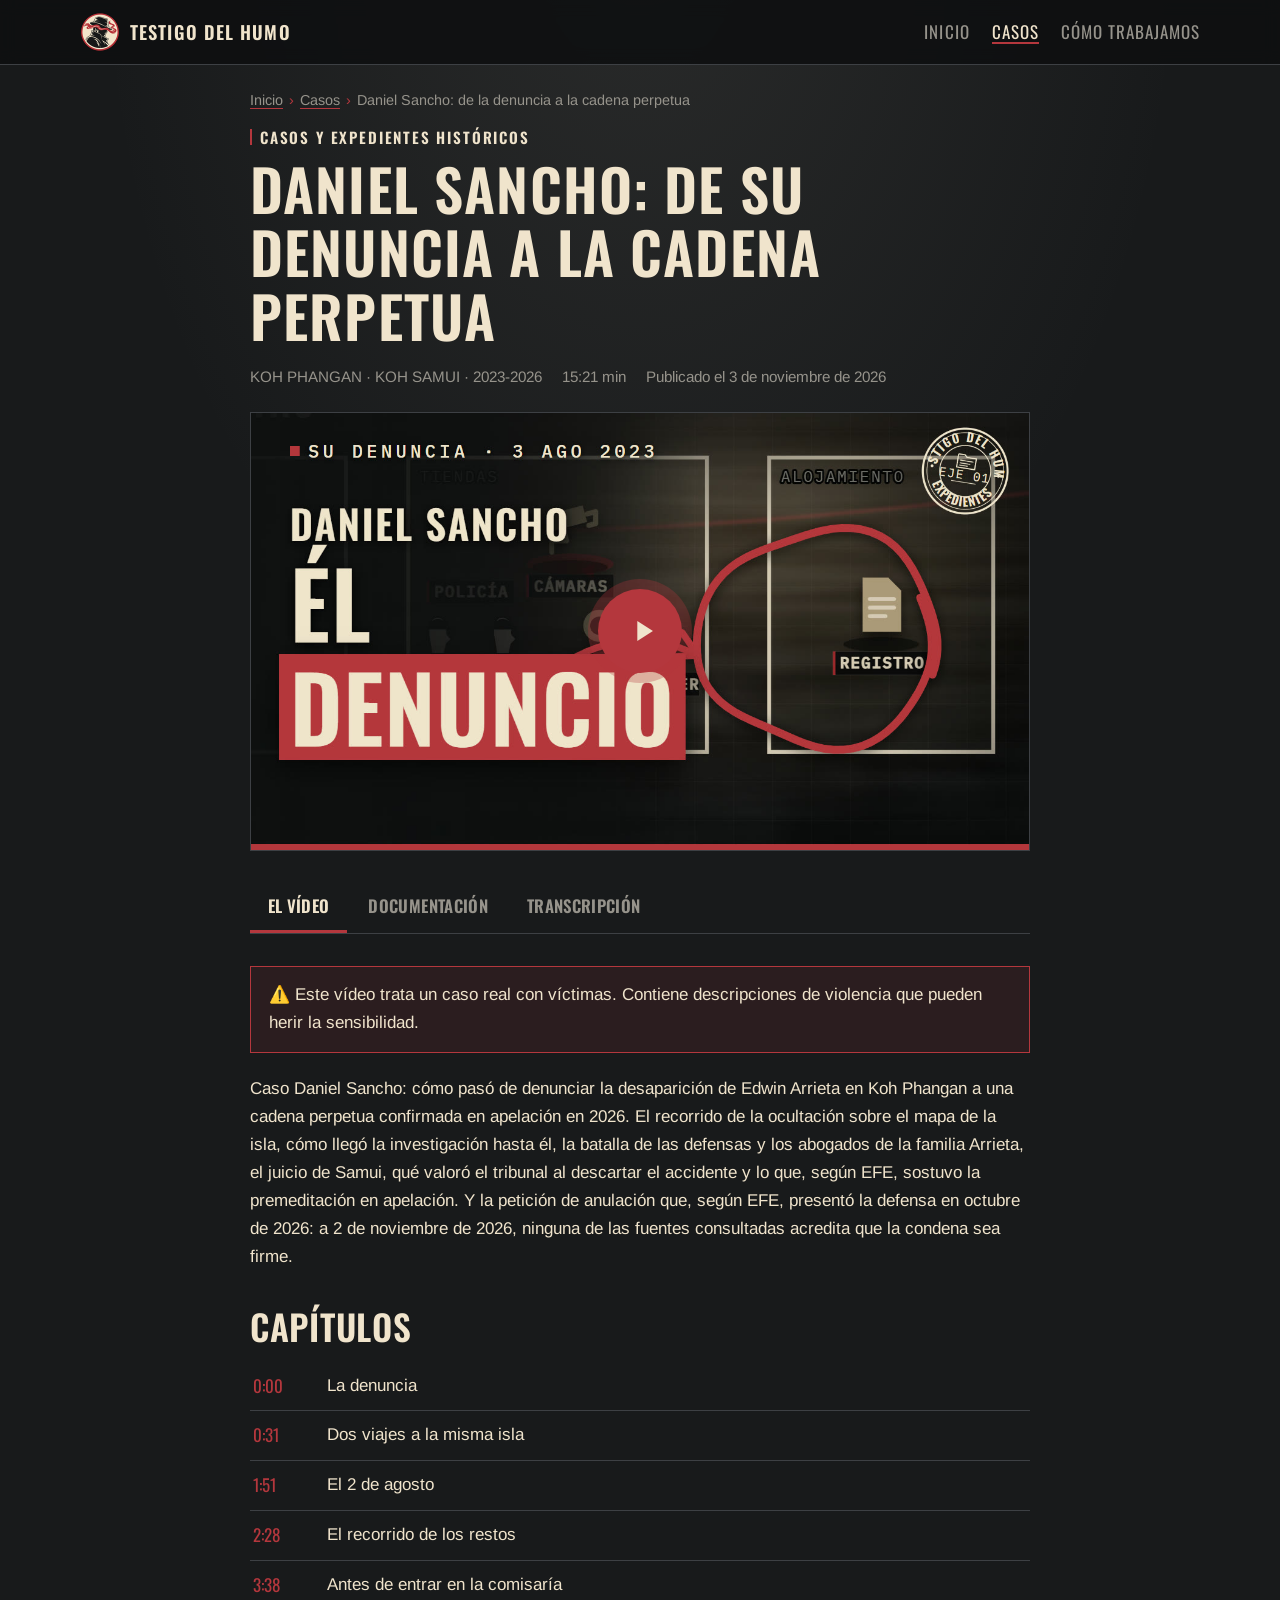
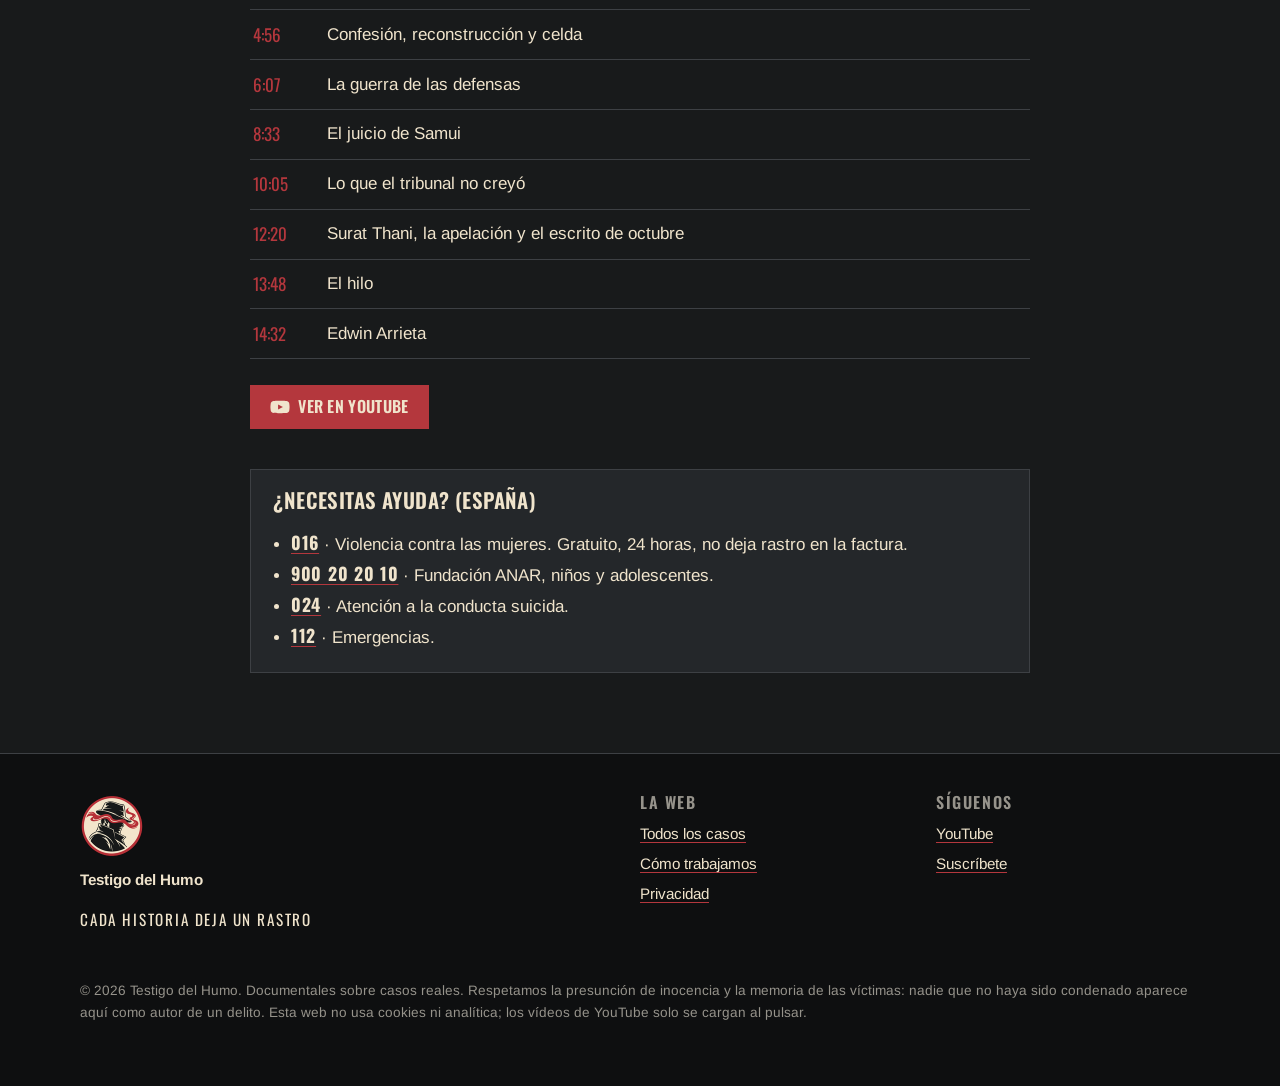
<file: casos/daniel-sancho/index.html>
<!doctype html>
<html lang="es">
<head>
<meta charset="utf-8">
<meta name="viewport" content="width=device-width, initial-scale=1">
<title>Daniel Sancho: de su denuncia a la cadena perpetua · Testigo del Humo</title>
<meta name="description" content="Caso Daniel Sancho: cómo pasó de denunciar la desaparición de Edwin Arrieta en Koh Phangan a una cadena perpetua confirmada en apelación en 2026. El…">
<link rel="canonical" href="https://testigodelhumo.github.io/casos/daniel-sancho/">
<meta name="theme-color" content="#0e0f10">
<meta property="og:type" content="article">
<meta property="og:site_name" content="Testigo del Humo">
<meta property="og:locale" content="es_ES">
<meta property="og:title" content="Daniel Sancho: de su denuncia a la cadena perpetua">
<meta property="og:description" content="Caso Daniel Sancho: cómo pasó de denunciar la desaparición de Edwin Arrieta en Koh Phangan a una cadena perpetua confirmada en apelación en 2026. El…">
<meta property="og:url" content="https://testigodelhumo.github.io/casos/daniel-sancho/">
<meta property="og:image" content="https://testigodelhumo.github.io/casos/daniel-sancho/miniatura.jpg">
<meta name="twitter:card" content="summary_large_image">
<link rel="icon" href="/img/favicon-32.png" sizes="32x32">
<link rel="apple-touch-icon" href="/img/icono-180.png">
<link rel="preload" href="/fuentes/Oswald-Variable.ttf" as="font" type="font/ttf" crossorigin>
<link rel="stylesheet" href="/tema.css">
<link rel="stylesheet" href="/estilo.css?v=oj.0jb">
<script type="application/ld+json">{"@context":"https://schema.org","@type":"Organization","@id":"https://testigodelhumo.github.io/#canal","name":"Testigo del Humo","url":"https://testigodelhumo.github.io/","logo":"https://testigodelhumo.github.io/img/logo-512.png","sameAs":["https://www.youtube.com/@TestigoDelHumo"]}</script>
<script type="application/ld+json">{"@context":"https://schema.org","@type":"BreadcrumbList","itemListElement":[{"@type":"ListItem","position":1,"name":"Inicio","item":"https://testigodelhumo.github.io/"},{"@type":"ListItem","position":2,"name":"Casos","item":"https://testigodelhumo.github.io/casos/"},{"@type":"ListItem","position":3,"name":"Daniel Sancho: de la denuncia a la cadena perpetua","item":"https://testigodelhumo.github.io/casos/daniel-sancho/"}]}</script>
<script type="application/ld+json">{"@context":"https://schema.org","@type":"Article","headline":"Daniel Sancho: de su denuncia a la cadena perpetua","description":"Caso Daniel Sancho: cómo pasó de denunciar la desaparición de Edwin Arrieta en Koh Phangan a una cadena perpetua confirmada en apelación en 2026. El recorrido de la ocultación sobre el mapa de la isla, cómo llegó la investigación hasta él, la batalla de las defensas y los abogados de la familia Arrieta, el juicio de Samui, qué valoró el tribunal al descartar el accidente y lo que, según EFE, sostuvo la premeditación en apelación. Y la petición de anulación que, según EFE, presentó la defensa en octubre de 2026: a 2 de noviembre de 2026, ninguna de las fuentes consultadas acredita que la condena sea firme.","image":"https://testigodelhumo.github.io/casos/daniel-sancho/miniatura.jpg","inLanguage":"es","url":"https://testigodelhumo.github.io/casos/daniel-sancho/","datePublished":"2026-11-03T14:42:30.402Z","author":{"@id":"https://testigodelhumo.github.io/#canal"},"publisher":{"@id":"https://testigodelhumo.github.io/#canal"},"keywords":"Daniel Sancho, Edwin Arrieta, caso Daniel Sancho, Koh Phangan, Koh Samui, Tailandia, cadena perpetua, apelación, true crime en español, documental, Testigo del Humo","citation":[]}</script>
<script type="application/ld+json">{"@context":"https://schema.org","@type":"VideoObject","name":"Daniel Sancho: de su denuncia a la cadena perpetua","description":"Caso Daniel Sancho: cómo pasó de denunciar la desaparición de Edwin Arrieta en Koh Phangan a una cadena perpetua confirmada en apelación en 2026. El recorrido de la ocultación sobre el mapa de la isla, cómo llegó la investigación hasta él, la batalla de las defensas y los abogados de la familia Arrieta, el juicio de Samui, qué valoró el tribunal al descartar el accidente y lo que, según EFE, sostuvo la premeditación en apelación. Y la petición de anulación que, según EFE, presentó la defensa en octubre de 2026: a 2 de noviembre de 2026, ninguna de las fuentes consultadas acredita que la condena sea firme.","thumbnailUrl":["https://testigodelhumo.github.io/casos/daniel-sancho/miniatura.jpg","https://i.ytimg.com/vi/XwALqtNxYPc/maxresdefault.jpg"],"uploadDate":"2026-11-03T14:42:30.402Z","duration":"PT15M22S","embedUrl":"https://www.youtube.com/embed/XwALqtNxYPc","url":"https://www.youtube.com/watch?v=XwALqtNxYPc","inLanguage":"es","publisher":{"@id":"https://testigodelhumo.github.io/#canal"},"hasPart":[{"@type":"Clip","name":"La denuncia","startOffset":0,"endOffset":31,"url":"https://www.youtube.com/watch?v=XwALqtNxYPc&t=0s"},{"@type":"Clip","name":"Dos viajes a la misma isla","startOffset":31,"endOffset":111,"url":"https://www.youtube.com/watch?v=XwALqtNxYPc&t=31s"},{"@type":"Clip","name":"El 2 de agosto","startOffset":111,"endOffset":148,"url":"https://www.youtube.com/watch?v=XwALqtNxYPc&t=111s"},{"@type":"Clip","name":"El recorrido de los restos","startOffset":148,"endOffset":218,"url":"https://www.youtube.com/watch?v=XwALqtNxYPc&t=148s"},{"@type":"Clip","name":"Antes de entrar en la comisaría","startOffset":218,"endOffset":296,"url":"https://www.youtube.com/watch?v=XwALqtNxYPc&t=218s"},{"@type":"Clip","name":"Confesión, reconstrucción y celda","startOffset":296,"endOffset":367,"url":"https://www.youtube.com/watch?v=XwALqtNxYPc&t=296s"},{"@type":"Clip","name":"La guerra de las defensas","startOffset":367,"endOffset":513,"url":"https://www.youtube.com/watch?v=XwALqtNxYPc&t=367s"},{"@type":"Clip","name":"El juicio de Samui","startOffset":513,"endOffset":605,"url":"https://www.youtube.com/watch?v=XwALqtNxYPc&t=513s"},{"@type":"Clip","name":"Lo que el tribunal no creyó","startOffset":605,"endOffset":740,"url":"https://www.youtube.com/watch?v=XwALqtNxYPc&t=605s"},{"@type":"Clip","name":"Surat Thani, la apelación y el escrito de octubre","startOffset":740,"endOffset":828,"url":"https://www.youtube.com/watch?v=XwALqtNxYPc&t=740s"},{"@type":"Clip","name":"El hilo","startOffset":828,"endOffset":872,"url":"https://www.youtube.com/watch?v=XwALqtNxYPc&t=828s"},{"@type":"Clip","name":"Edwin Arrieta","startOffset":872,"endOffset":921,"url":"https://www.youtube.com/watch?v=XwALqtNxYPc&t=872s"}]}</script>
</head>
<body>
<a class="salto" href="#contenido">Saltar al contenido</a>
<header class="barra"><div class="envoltura barra__dentro">
<a class="marca" href="/" aria-label="Testigo del Humo, inicio"><img src="/img/logo-80.png" alt="" width="40" height="40"><span>Testigo del Humo</span></a>
<nav aria-label="Principal" style="margin-left:auto"><ul class="menu"><li><a href="/">Inicio</a></li><li><a href="/casos/" aria-current="page">Casos</a></li><li><a href="/metodo/">Cómo trabajamos</a></li></ul></nav>
</div></header>
<main id="contenido">
<div class="estrecho"><nav class="migas" aria-label="Ruta"><ol><li><a href="/">Inicio</a></li><li><a href="/casos/">Casos</a></li><li><span aria-current="page">Daniel Sancho: de la denuncia a la cadena perpetua</span></li></ol></nav>
<header class="ficha__cabeza"><p class="rotulo">Casos y expedientes históricos</p>
<h1>Daniel Sancho: de su denuncia a la cadena perpetua</h1>
<ul class="ficha__datos"><li>KOH PHANGAN · KOH SAMUI · 2023-2026</li><li>15:21 min</li><li>Publicado el 3 de noviembre de 2026</li></ul></header>
<div class="reproductor" data-yt="XwALqtNxYPc" data-titulo="Daniel Sancho: de su denuncia a la cadena perpetua"><img src="/casos/daniel-sancho/miniatura.jpg" alt="" width="1280" height="720"><button type="button" aria-label="Ver el vídeo: Daniel Sancho: de su denuncia a la cadena perpetua"><span><svg viewBox="0 0 24 24" aria-hidden="true"><path d="M8 5v14l11-7z"/></svg></span></button></div>
<div class="pestanas" role="tablist" aria-label="Contenido del caso">
<button type="button" role="tab" id="t-video" aria-controls="video" aria-selected="true">El vídeo</button>
<button type="button" role="tab" id="t-documentacion" aria-controls="documentacion" aria-selected="false" tabindex="-1">Documentación</button>
<button type="button" role="tab" id="t-transcripcion" aria-controls="transcripcion" aria-selected="false" tabindex="-1">Transcripción</button>
</div>
<section class="panel" id="video" role="tabpanel" aria-labelledby="t-video">
<div class="aviso" role="note"><p>⚠️ Este vídeo trata un caso real con víctimas. Contiene descripciones de violencia que pueden herir la sensibilidad.</p></div>
<p>Caso Daniel Sancho: cómo pasó de denunciar la desaparición de Edwin Arrieta en Koh Phangan a una cadena perpetua confirmada en apelación en 2026. El recorrido de la ocultación sobre el mapa de la isla, cómo llegó la investigación hasta él, la batalla de las defensas y los abogados de la familia Arrieta, el juicio de Samui, qué valoró el tribunal al descartar el accidente y lo que, según EFE, sostuvo la premeditación en apelación. Y la petición de anulación que, según EFE, presentó la defensa en octubre de 2026: a 2 de noviembre de 2026, ninguna de las fuentes consultadas acredita que la condena sea firme.</p>
<h2>Capítulos</h2><ol class="capitulos"><li><a href="https://www.youtube.com/watch?v=XwALqtNxYPc&amp;t=0s" data-t="0"><time datetime="PT0M0S">0:00</time><span>La denuncia</span></a></li><li><a href="https://www.youtube.com/watch?v=XwALqtNxYPc&amp;t=31s" data-t="31"><time datetime="PT0M31S">0:31</time><span>Dos viajes a la misma isla</span></a></li><li><a href="https://www.youtube.com/watch?v=XwALqtNxYPc&amp;t=111s" data-t="111"><time datetime="PT1M51S">1:51</time><span>El 2 de agosto</span></a></li><li><a href="https://www.youtube.com/watch?v=XwALqtNxYPc&amp;t=148s" data-t="148"><time datetime="PT2M28S">2:28</time><span>El recorrido de los restos</span></a></li><li><a href="https://www.youtube.com/watch?v=XwALqtNxYPc&amp;t=218s" data-t="218"><time datetime="PT3M38S">3:38</time><span>Antes de entrar en la comisaría</span></a></li><li><a href="https://www.youtube.com/watch?v=XwALqtNxYPc&amp;t=296s" data-t="296"><time datetime="PT4M56S">4:56</time><span>Confesión, reconstrucción y celda</span></a></li><li><a href="https://www.youtube.com/watch?v=XwALqtNxYPc&amp;t=367s" data-t="367"><time datetime="PT6M7S">6:07</time><span>La guerra de las defensas</span></a></li><li><a href="https://www.youtube.com/watch?v=XwALqtNxYPc&amp;t=513s" data-t="513"><time datetime="PT8M33S">8:33</time><span>El juicio de Samui</span></a></li><li><a href="https://www.youtube.com/watch?v=XwALqtNxYPc&amp;t=605s" data-t="605"><time datetime="PT10M5S">10:05</time><span>Lo que el tribunal no creyó</span></a></li><li><a href="https://www.youtube.com/watch?v=XwALqtNxYPc&amp;t=740s" data-t="740"><time datetime="PT12M20S">12:20</time><span>Surat Thani, la apelación y el escrito de octubre</span></a></li><li><a href="https://www.youtube.com/watch?v=XwALqtNxYPc&amp;t=828s" data-t="828"><time datetime="PT13M48S">13:48</time><span>El hilo</span></a></li><li><a href="https://www.youtube.com/watch?v=XwALqtNxYPc&amp;t=872s" data-t="872"><time datetime="PT14M32S">14:32</time><span>Edwin Arrieta</span></a></li></ol>
<p style="margin-top:1.6rem"><a class="boton boton--carmin" href="https://www.youtube.com/watch?v=XwALqtNxYPc" rel="noopener"><svg viewBox="0 0 24 24" aria-hidden="true"><path d="M23 7.2a3 3 0 0 0-2.1-2.1C19 4.6 12 4.6 12 4.6s-7 0-8.9.5A3 3 0 0 0 1 7.2 31 31 0 0 0 .5 12a31 31 0 0 0 .5 4.8 3 3 0 0 0 2.1 2.1c1.9.5 8.9.5 8.9.5s7 0 8.9-.5a3 3 0 0 0 2.1-2.1 31 31 0 0 0 .5-4.8 31 31 0 0 0-.5-4.8zM9.7 15.1V8.9l5.8 3.1z"/></svg><span>Ver en YouTube</span></a></p>
</section>
<section class="panel" id="documentacion" role="tabpanel" aria-labelledby="t-documentacion" hidden>
<h2 class="solo-lector">Documentación</h2><p>Cada frase que aparece en pantalla en el vídeo se apoya en uno o más de estos hechos, y cada hecho en sus fuentes. Lo que no hemos podido comprobar no sale en el vídeo ni aquí.</p>
<ul class="leyenda"><li><span class="estado estado--V">Contrastado</span> Dos fuentes independientes o una primaria (sentencia, archivo oficial)</li><li><span class="estado estado--P">Una fuente</span> Lo recoge una sola fuente</li></ul>
<p class="rotulo">94 hechos · 0 enlaces · 11 titulares</p>

<h2 id="hechos">Los hechos, capítulo a capítulo</h2><h3>Introducción</h3><ol class="hechos"><li id="h-085"><p>Daniel Sancho Bronchalo era ciudadano español y tenía 29 años en agosto de 2023. <span class="estado estado--V" title="Dos fuentes independientes o una primaria (sentencia, archivo oficial)">Contrastado</span></p><ul class="fuentes"><li>Euronews (AFP) <span>· 7 de agosto de 2023</span></li><li>EFE, publicado por Última Hora <span>· 5 de agosto de 2023</span></li></ul></li><li id="h-011"><p>Sancho denunció la desaparición de Arrieta el 3 de agosto de 2023. <span class="estado estado--V" title="Dos fuentes independientes o una primaria (sentencia, archivo oficial)">Contrastado</span></p><ul class="fuentes"><li>RTVE / EFE <span>· 7 de agosto de 2023</span></li><li>laSexta, Más Vale Tarde <span>· 2 de agosto de 2024</span></li></ul></li><li id="h-073"><p>Sancho denunció la desaparición de Arrieta en la comisaría de Koh Phangan la noche del 3 de agosto. <span class="estado estado--V" title="Dos fuentes independientes o una primaria (sentencia, archivo oficial)">Contrastado</span></p><ul class="fuentes"><li>EFE, publicado por Última Hora <span>· 5 de agosto de 2023</span></li><li>The Thaiger <span>· 4 de agosto de 2023</span></li></ul></li><li id="h-023"><p>El Tribunal de Apelación de la Región 8 mantuvo la cadena perpetua y su fallo fue leído en Samui el 25 de septiembre de 2026. <span class="estado estado--V" title="Dos fuentes independientes o una primaria (sentencia, archivo oficial)">Contrastado</span></p><ul class="fuentes"><li>EFE <span>· 25 de septiembre de 2026</span></li><li>MGR Online, sucesos <span>· 25 de septiembre de 2026</span></li></ul></li><li id="h-004"><p>Según RTVE y laSexta, Daniel Sancho llegó a Koh Phangan el 31 de julio de 2023. <span class="estado estado--P" title="Lo recoge una sola fuente">Una fuente</span></p><ul class="fuentes"><li>RTVE / EFE <span>· 7 de agosto de 2023</span></li><li>laSexta, Equipo de Investigación <span>· 15 de septiembre de 2023</span></li></ul></li><li id="h-062"><p>Arrieta aterrizó en Bangkok el 1 de agosto de 2023 y el día 2 voló a Samui y cruzó a Koh Phangan. <span class="estado estado--V" title="Dos fuentes independientes o una primaria (sentencia, archivo oficial)">Contrastado</span></p><ul class="fuentes"><li>Thai PBS <span>· 8 de agosto de 2023</span></li><li>¡Hola! <span>· 3 de diciembre de 2025</span></li><li>Daily News <span>· 16 de agosto de 2023</span></li></ul></li><li id="h-070"><p>El 3 de agosto, trabajadores de la basura hallaron los primeros restos en el vertedero municipal de Koh Phangan. <span class="estado estado--V" title="Dos fuentes independientes o una primaria (sentencia, archivo oficial)">Contrastado</span></p><ul class="fuentes"><li>The Thaiger <span>· 4 de agosto de 2023</span></li><li>Gulf News (AFP) <span>· 5 de agosto de 2023</span></li></ul></li><li id="h-076"><p>La investigación llegó a Sancho con las cámaras de las tiendas y las que grabaron la moto, que revisó tras el hallazgo del vertedero, y con el registro de su alojamiento. <span class="estado estado--V" title="Dos fuentes independientes o una primaria (sentencia, archivo oficial)">Contrastado</span></p><ul class="fuentes"><li>The Thaiger <span>· 4 de agosto de 2023</span></li><li>Thai PBS <span>· 8 de agosto de 2023</span></li></ul></li><li id="h-080"><p>Según EFE, Daniel Sancho ingresó en prisión provisional en Koh Samui el 7 de agosto de 2023. <span class="estado estado--P" title="Lo recoge una sola fuente">Una fuente</span></p><ul class="fuentes"><li>EFE, publicado por Swissinfo <span>· 15 de agosto de 2023</span></li><li>El Independiente <span>· 7 de agosto de 2023</span></li><li>Infobae (EFE) <span>· 7 de agosto de 2023</span></li></ul></li><li id="h-104"><p>Según AP, Sancho, a través de su padre y sus abogados, dijo que la versión policial distorsionaba lo que había declarado y negó haber mantenido una relación sexual con Arrieta. <span class="estado estado--P" title="Lo recoge una sola fuente">Una fuente</span></p><ul class="fuentes"><li>AP, publicado por KPLC <span>· 29 de agosto de 2024</span></li></ul></li><li id="h-001"><p>La muerte de Edwin Arrieta ocurrió el 2 de agosto de 2023 en Koh Phangan, Tailandia. <span class="estado estado--V" title="Dos fuentes independientes o una primaria (sentencia, archivo oficial)">Contrastado</span></p><ul class="fuentes"><li>RTVE / Agencias <span>· 29 de agosto de 2024</span></li><li>EFE <span>· 25 de septiembre de 2026</span></li></ul></li><li id="h-002"><p>Edwin Arrieta Arteaga era un médico cirujano colombiano. <span class="estado estado--V" title="Dos fuentes independientes o una primaria (sentencia, archivo oficial)">Contrastado</span></p><ul class="fuentes"><li>Reuters, republicado por MarketScreener <span>· 29 de agosto de 2024</span></li><li>El Heraldo <span>· 5 de agosto de 2023</span></li></ul></li><li id="h-071"><p>El vertedero municipal de Koh Phangan está en el Moo 4 de la isla. <span class="estado estado--V" title="Dos fuentes independientes o una primaria (sentencia, archivo oficial)">Contrastado</span></p><ul class="fuentes"><li>The Thaiger <span>· 6 de agosto de 2023</span></li><li>Bangkok Post <span>· 5 de agosto de 2023</span></li></ul></li><li id="h-066"><p>Sancho alquiló una moto, esperó con ella a Arrieta el 2 de agosto, y las cámaras los grabaron juntos en la moto ese día. <span class="estado estado--V" title="Dos fuentes independientes o una primaria (sentencia, archivo oficial)">Contrastado</span></p><ul class="fuentes"><li>Thai PBS <span>· 8 de agosto de 2023</span></li><li>EFE, publicado por Última Hora <span>· 5 de agosto de 2023</span></li><li>CBS News (AP) <span>· 8 de agosto de 2023</span></li></ul></li><li id="h-064"><p>La policía situó el lugar del crimen en un alojamiento que Sancho había reservado junto a la playa de Haad Salad, en el noroeste de la isla. <span class="estado estado--V" title="Dos fuentes independientes o una primaria (sentencia, archivo oficial)">Contrastado</span></p><ul class="fuentes"><li>EFE, publicado por Swissinfo <span>· 15 de agosto de 2023</span></li><li>Thai PBS <span>· 8 de agosto de 2023</span></li></ul></li><li id="h-065"><p>Según el informe policial citado en el juicio (EFE), Sancho llegó en moto hacia las 19:00 del 1 de agosto a un supermercado Big C de Thong Sala y después fue a una ferretería cercana; en el juicio declararon dos cajeras de esos establecimientos. <span class="estado estado--P" title="Lo recoge una sola fuente">Una fuente</span></p><ul class="fuentes"><li>EFE, publicado por El Observador <span>· 10 de abril de 2024</span></li></ul></li><li id="h-072"><p>La policía marítima y equipos de rescate hallaron más restos en la costa rocosa junto a la playa de Haad Salad. <span class="estado estado--V" title="Dos fuentes independientes o una primaria (sentencia, archivo oficial)">Contrastado</span></p><ul class="fuentes"><li>PPTV HD36 <span>· 7 de agosto de 2023</span></li><li>TNA/MCOT <span>· 7 de agosto de 2023</span></li><li>Bangkok Post <span>· 5 de agosto de 2023</span></li></ul></li><li id="h-081"><p>El 30 de agosto de 2024, un día después de la sentencia, Sancho fue trasladado a la prisión de Surat Thani, en tierra firme, a unos 120 kilómetros de Samui. <span class="estado estado--V" title="Dos fuentes independientes o una primaria (sentencia, archivo oficial)">Contrastado</span></p><ul class="fuentes"><li>EFE, publicado por El Independiente <span>· 30 de agosto de 2024</span></li><li>El Heraldo <span>· 30 de agosto de 2024</span></li></ul></li><li id="h-086"><p>Daniel Sancho era cocinero y tenía un canal de YouTube. <span class="estado estado--V" title="Dos fuentes independientes o una primaria (sentencia, archivo oficial)">Contrastado</span></p><ul class="fuentes"><li>NBC News <span>· 8 de agosto de 2023</span></li><li>AP, publicado por KWCH <span>· 29 de agosto de 2024</span></li></ul></li><li id="h-087"><p>Daniel Sancho es hijo de los actores Rodolfo Sancho y Silvia Bronchalo. <span class="estado estado--V" title="Dos fuentes independientes o una primaria (sentencia, archivo oficial)">Contrastado</span></p><ul class="fuentes"><li>NBC News <span>· 8 de agosto de 2023</span></li><li>LBC <span>· 9 de agosto de 2023</span></li></ul></li><li id="h-112"><p>A 2 de noviembre de 2026, ninguna fuente consultada acredita que la condena de Daniel Sancho sea firme. <span class="estado estado--P" title="Lo recoge una sola fuente">Una fuente</span></p><ul class="fuentes"><li>EFE <span>· 5 de octubre de 2026</span></li><li>Informativos Telecinco, Gonzalo Barquilla <span>· 5 de octubre de 2026</span></li><li>Onda Vasca (Noticias Taldea Multimedia) <span>· 22 de octubre de 2026</span></li></ul></li><li id="h-015"><p>El Tribunal Provincial de Samui condenó a Daniel Sancho por asesinato premeditado el 29 de agosto de 2024. <span class="estado estado--V" title="Dos fuentes independientes o una primaria (sentencia, archivo oficial)">Contrastado</span></p><ul class="fuentes"><li>Reuters, republicado por MarketScreener <span>· 29 de agosto de 2024</span></li><li>RTVE / Agencias <span>· 29 de agosto de 2024</span></li></ul></li><li id="h-109"><p>A 2 de noviembre de 2026, ninguna fuente consultada recoge que Rodolfo Sancho o Silvia Bronchalo hayan sido investigados o acusados por la muerte de Edwin Arrieta. <span class="estado estado--P" title="Lo recoge una sola fuente">Una fuente</span></p><ul class="fuentes"><li>EFE <span>· 25 de septiembre de 2026</span></li><li>RTVE.es <span>· 13 de septiembre de 2024</span></li></ul></li><li id="h-067"><p>Según la versión policial recogida por PPTV HD36, The Thaiger y Thai PBS, Daniel Sancho consiguió un kayak en un negocio de la playa de Haad Salad y lo usó para llevar restos al mar. <span class="estado estado--P" title="Lo recoge una sola fuente">Una fuente</span></p><ul class="fuentes"><li>PPTV HD36 <span>· 7 de agosto de 2023</span></li><li>The Thaiger <span>· 6 de agosto de 2023</span></li><li>Thai PBS <span>· 8 de agosto de 2023</span></li><li>EFE, publicado por Law&amp;Trends <span>· 8 de abril de 2024</span></li><li>NBC News <span>· 8 de agosto de 2023</span></li></ul></li><li id="h-069"><p>Según The Thaiger, la policía encontró el kayak el 5 de agosto de 2023 en la playa de Haad Salad, a unos 300 metros del alojamiento que Daniel Sancho había reservado. <span class="estado estado--P" title="Lo recoge una sola fuente">Una fuente</span></p><ul class="fuentes"><li>The Thaiger <span>· 6 de agosto de 2023</span></li><li>Menorca.info (agencias) <span>· 6 de agosto de 2023</span></li></ul></li><li id="h-005"><p>Según la cronología de RTVE y el reportaje de laSexta, Sancho compró cuchillos y bolsas el 1 de agosto de 2023. <span class="estado estado--P" title="Lo recoge una sola fuente">Una fuente</span></p><ul class="fuentes"><li>RTVE / EFE <span>· 7 de agosto de 2023</span></li><li>laSexta, Equipo de Investigación <span>· 1 de octubre de 2023</span></li></ul></li><li id="h-033"><p>Según Equipo de Investigación, de laSexta, las cámaras de un supermercado de Koh Phangan mostraban a un joven cuya identidad aún se desconocía, y la policía pidió colaboración a negocios de alquiler de motos de la isla. <span class="estado estado--P" title="Lo recoge una sola fuente">Una fuente</span></p><ul class="fuentes"><li>laSexta, Equipo de Investigación <span>· 1 de octubre de 2023</span></li></ul></li><li id="h-111"><p>El Tiempo publicó el 15 de agosto de 2023 capturas con el pie «Desplazamientos de Daniel Sancho tras el crimen» y las acreditó a la policía de Tailandia. <span class="estado estado--P" title="Lo recoge una sola fuente">Una fuente</span></p><ul class="fuentes"><li>El Tiempo <span>· 15 de agosto de 2023</span></li></ul></li><li id="h-003"><p>Edwin Arrieta tenía 44 años al morir en 2023. <span class="estado estado--V" title="Dos fuentes independientes o una primaria (sentencia, archivo oficial)">Contrastado</span></p><ul class="fuentes"><li>Reuters, republicado por MarketScreener <span>· 29 de agosto de 2024</span></li><li>El Heraldo <span>· 5 de agosto de 2023</span></li></ul></li><li id="h-063"><p>Según Infobae, el hotel que Arrieta había reservado estaba en la bahía de Thong Nai Pan. <span class="estado estado--P" title="Lo recoge una sola fuente">Una fuente</span></p><ul class="fuentes"><li>Infobae <span>· 28 de agosto de 2024</span></li><li>El Tiempo (cita a Lecturas) <span>· 3 de mayo de 2024</span></li><li>EFE, publicado por Última Hora <span>· 5 de agosto de 2023</span></li><li>laSexta, Equipo de Investigación <span>· 15 de septiembre de 2023</span></li></ul></li><li id="h-094"><p>En la vista del 13 de noviembre de 2023 en Samui, Sancho se declaró no culpable de asesinato premeditado y sostuvo que la muerte se debió a un accidente. <span class="estado estado--V" title="Dos fuentes independientes o una primaria (sentencia, archivo oficial)">Contrastado</span></p><ul class="fuentes"><li>EFE, publicado por Telemundo 51 <span>· 13 de noviembre de 2023</span></li><li>¡Hola! (Europa Press) <span>· 14 de noviembre de 2023</span></li></ul></li><li id="h-088"><p>Sancho y Arrieta se conocían antes de llegar a Tailandia. <span class="estado estado--V" title="Dos fuentes independientes o una primaria (sentencia, archivo oficial)">Contrastado</span></p><ul class="fuentes"><li>Euronews (AFP) <span>· 7 de agosto de 2023</span></li><li>EFE, publicado por Law&amp;Trends <span>· 8 de abril de 2024</span></li></ul></li><li id="h-089"><p>Según EFE, que cita a Bangkok Post, Daniel Sancho y Edwin Arrieta habían quedado en viajar y verse en Koh Phangan. <span class="estado estado--P" title="Lo recoge una sola fuente">Una fuente</span></p><ul class="fuentes"><li>EFE, publicado por Última Hora <span>· 5 de agosto de 2023</span></li><li>Al Jazeera <span>· 29 de agosto de 2024</span></li></ul></li><li id="h-009"><p>Arrieta llegó a Koh Phangan el 2 de agosto de 2023 y Sancho fue a recogerlo. <span class="estado estado--V" title="Dos fuentes independientes o una primaria (sentencia, archivo oficial)">Contrastado</span></p><ul class="fuentes"><li>RTVE / EFE <span>· 7 de agosto de 2023</span></li><li>laSexta, Más Vale Tarde <span>· 2 de agosto de 2024</span></li></ul></li><li id="h-103"><p>Según las informaciones de RTVE y EFE sobre la sentencia de Samui, el tribunal consideró como posible motivo del crimen que Daniel Sancho había puesto fin a su relación con Edwin Arrieta y que este no lo había aceptado y había amenazado con revelar secretos. AP recogió, por su parte, que Sancho, a través de su padre y sus abogados, había negado haber mantenido una relación sexual con Arrieta. <span class="estado estado--V" title="Dos fuentes independientes o una primaria (sentencia, archivo oficial)">Contrastado</span></p><ul class="fuentes"><li>RTVE.es <span>· 13 de septiembre de 2024</span></li><li>RPP (EFE) <span>· 12 de septiembre de 2024</span></li></ul></li><li id="h-105"><p>Según AP, Sancho reconoció haber desmembrado el cuerpo de Arrieta y haberse deshecho de las partes en tierra y en el mar. <span class="estado estado--P" title="Lo recoge una sola fuente">Una fuente</span></p><ul class="fuentes"><li>AP, publicado por KPLC <span>· 29 de agosto de 2024</span></li></ul></li><li id="h-078"><p>Según Thai PBS y CBS News, el Tribunal Provincial de Koh Samui dictó la orden de detención contra Daniel Sancho el 5 de agosto de 2023. <span class="estado estado--P" title="Lo recoge una sola fuente">Una fuente</span></p><ul class="fuentes"><li>Thai PBS <span>· 8 de agosto de 2023</span></li><li>CBS News (AP) <span>· 8 de agosto de 2023</span></li></ul></li><li id="h-068"><p>Según el informe policial citado en el juicio (EFE), Sancho consiguió un kayak en un negocio de la playa de Haad Salad hacia las 23:00 del 2 de agosto; la policía había dicho en 2023 que ofreció comprarlo por 1.000 dólares tras negarse las dueñas a alquilárselo de noche. <span class="estado estado--P" title="Lo recoge una sola fuente">Una fuente</span></p><ul class="fuentes"><li>EFE, publicado por El Observador <span>· 10 de abril de 2024</span></li><li>The Thaiger <span>· 6 de agosto de 2023</span></li><li>CBS News (AP) <span>· 8 de agosto de 2023</span></li></ul></li><li id="h-090"><p>Los restos hallados en el vertedero de Koh Phangan estaban en un saco de fertilizante. <span class="estado estado--V" title="Dos fuentes independientes o una primaria (sentencia, archivo oficial)">Contrastado</span></p><ul class="fuentes"><li>AP, publicado por KWCH <span>· 29 de agosto de 2024</span></li><li>EFE, publicado por Última Hora <span>· 6 de agosto de 2023</span></li></ul></li><li id="h-091"><p>La policía dijo a EFE que Sancho señaló uno o dos contenedores donde pudo tirar restos, y que pudo equivocarse porque no conocía bien la zona. <span class="estado estado--P" title="Lo recoge una sola fuente">Una fuente</span></p><ul class="fuentes"><li>EFE, publicado por El Salvador <span>· 9 de agosto de 2023</span></li></ul></li><li id="h-014"><p>Durante el juicio, Sancho negó el asesinato premeditado y admitió la ocultación del cuerpo. <span class="estado estado--V" title="Dos fuentes independientes o una primaria (sentencia, archivo oficial)">Contrastado</span></p><ul class="fuentes"><li>Associated Press <span>· 9 de abril de 2024</span></li><li>Reuters, republicado por MarketScreener <span>· 29 de agosto de 2024</span></li></ul></li><li id="h-074"><p>En la denuncia, Sancho dijo que había recogido a Arrieta en un muelle de Koh Phangan hacia las 15:00 del 2 de agosto, que pasaron el día juntos y que desapareció pasada la medianoche. <span class="estado estado--V" title="Dos fuentes independientes o una primaria (sentencia, archivo oficial)">Contrastado</span></p><ul class="fuentes"><li>EFE, publicado por Última Hora <span>· 5 de agosto de 2023</span></li><li>CBS News (AP) <span>· 8 de agosto de 2023</span></li></ul></li><li id="h-075"><p>Según EFE, al presentar Daniel Sancho la denuncia de desaparición de Edwin Arrieta, la policía le vio cortes y arañazos. <span class="estado estado--P" title="Lo recoge una sola fuente">Una fuente</span></p><ul class="fuentes"><li>EFE, publicado por Última Hora <span>· 5 de agosto de 2023</span></li></ul></li><li id="h-099"><p>Según La Vanguardia, en abril de 2024, llamado a declarar como testigo a petición de los abogados tailandeses de la acusación, Juan Gonzalo Ospina explicó que uno de sus motivos era exponer la situación de los padres de Edwin Arrieta tras la pérdida de su hijo. <span class="estado estado--P" title="Lo recoge una sola fuente">Una fuente</span></p><ul class="fuentes"><li>La Vanguardia <span>· 24 de abril de 2024</span></li></ul></li><li id="h-040"><p>El primer día del juicio, Sancho se declaró no culpable del asesinato premeditado y de la destrucción de documentos, y solo aceptó el cargo de ocultación del cuerpo. <span class="estado estado--V" title="Dos fuentes independientes o una primaria (sentencia, archivo oficial)">Contrastado</span></p><ul class="fuentes"><li>EFE, publicado por Última Hora <span>· 2 de mayo de 2024</span></li><li>NBC News (AP) <span>· 9 de abril de 2024</span></li></ul></li><li id="h-008"><p>Según Equipo de Investigación, de laSexta, las bolsas orientaron a los investigadores del caso de Daniel Sancho hacia una tienda y sus cámaras. <span class="estado estado--P" title="Lo recoge una sola fuente">Una fuente</span></p><ul class="fuentes"><li>laSexta, Equipo de Investigación <span>· 1 de octubre de 2023</span></li></ul></li><li id="h-034"><p>Según Equipo de Investigación, una petición policial difundida por un chat entre negocios de alquiler permitió conocer la identidad de Sancho antes de su denuncia de desaparición. <span class="estado estado--P" title="Lo recoge una sola fuente">Una fuente</span></p><ul class="fuentes"><li>laSexta, Equipo de Investigación <span>· 1 de octubre de 2023</span></li></ul></li><li id="h-077"><p>Interrogado como sospechoso desde el 4 de agosto, Sancho lo negó primero; después, según la policía, confesó. <span class="estado estado--V" title="Dos fuentes independientes o una primaria (sentencia, archivo oficial)">Contrastado</span></p><ul class="fuentes"><li>EFE, publicado por Última Hora <span>· 5 de agosto de 2023</span></li><li>The Thaiger <span>· 6 de agosto de 2023</span></li></ul></li><li id="h-101"><p>En rueda de prensa, en agosto de 2023, un mando de la policía tailandesa afirmó que todas las pruebas habían llevado a Daniel Sancho a confesar, según la traducción de El País. La defensa alegó después que la policía lo había engañado con una deportación inexistente. Según EFE, la sentencia recogió que las confesiones fueron voluntarias y que Sancho tuvo asesoría legal e intérprete al inglés en cada interrogatorio. <span class="estado estado--P" title="Lo recoge una sola fuente">Una fuente</span></p><ul class="fuentes"><li>EL PAÍS <span>· 15 de agosto de 2023</span></li><li>Swissinfo (EFE) <span>· 15 de agosto de 2023</span></li></ul></li><li id="h-012"><p>RTVE sitúa la confesión policial inicial de Daniel Sancho el 5 de agosto de 2023; la defensa discutió las condiciones de esa confesión. <span class="estado estado--P" title="Lo recoge una sola fuente">Una fuente</span></p><ul class="fuentes"><li>RTVE.es <span>· 13 de septiembre de 2024</span></li></ul></li><li id="h-092"><p>El jefe de policía de Koh Phangan anunció a la prensa que Sancho había admitido el crimen. <span class="estado estado--V" title="Dos fuentes independientes o una primaria (sentencia, archivo oficial)">Contrastado</span></p><ul class="fuentes"><li>Euronews (AFP) <span>· 7 de agosto de 2023</span></li><li>EFE, publicado por Última Hora <span>· 7 de agosto de 2023</span></li></ul></li><li id="h-079"><p>En la reconstrucción policial, Sancho llevó a los agentes a los puntos donde dijo haber dejado los restos, con la playa de Haad Salad como punto principal; según Reuters, fueron siete puntos. <span class="estado estado--V" title="Dos fuentes independientes o una primaria (sentencia, archivo oficial)">Contrastado</span></p><ul class="fuentes"><li>PPTV HD36 <span>· 7 de agosto de 2023</span></li><li>CBS News <span>· 8 de agosto de 2023</span></li><li>EFE, publicado por Última Hora <span>· 6 de agosto de 2023</span></li><li>Reuters, publicado por The Star <span>· 7 de agosto de 2023</span></li></ul></li><li id="h-093"><p>La defensa de Sancho alegó en rueda de prensa el 12 de enero de 2024 que la policía lo engañó con una orden de deportación inexistente y que firmó sin abogado ni traductor. <span class="estado estado--V" title="Dos fuentes independientes o una primaria (sentencia, archivo oficial)">Contrastado</span></p><ul class="fuentes"><li>EFE, publicado por El Universal <span>· 12 de enero de 2024</span></li><li>El Heraldo <span>· 12 de enero de 2024</span></li><li>NTN24 <span>· 12 de enero de 2024</span></li></ul></li><li id="h-095"><p>Según EFE, la sentencia recoge que las confesiones fueron voluntarias y que Sancho tuvo asesoría legal e intérprete al inglés en cada interrogatorio. <span class="estado estado--P" title="Lo recoge una sola fuente">Una fuente</span></p><ul class="fuentes"><li>RPP (EFE) <span>· 12 de septiembre de 2024</span></li><li>RTVE.es <span>· 13 de septiembre de 2024</span></li></ul></li><li id="h-035"><p>Según El Independiente (2024), en Tailandia solo un abogado local podía ejercer la defensa ante el tribunal; el letrado de Sancho en el juicio fue el tailandés Aprichat Srinuel y los abogados españoles quedaron en segundo plano. <span class="estado estado--P" title="Lo recoge una sola fuente">Una fuente</span></p><ul class="fuentes"><li>El Independiente <span>· 16 de abril de 2024</span></li><li>EFE, publicado por Emol <span>· 5 de octubre de 2026</span></li></ul></li><li id="h-036"><p>Marcos García Montes encabezó el equipo español de la defensa, con el despacho criminológico-jurídico de Carmen Balfagón y Ramón Chippirrás. <span class="estado estado--V" title="Dos fuentes independientes o una primaria (sentencia, archivo oficial)">Contrastado</span></p><ul class="fuentes"><li>El Independiente <span>· 16 de abril de 2024</span></li><li>Al Jazeera (agencias) <span>· 29 de agosto de 2024</span></li></ul></li><li id="h-107"><p>Según Diez Minutos, en febrero de 2026, Carmen Balfagón respondió a Silvia Bronchalo que Daniel Sancho es mayor de edad, que ha decidido él su equipo jurídico y que toma sus propias decisiones. <span class="estado estado--P" title="Lo recoge una sola fuente">Una fuente</span></p><ul class="fuentes"><li>Diez Minutos <span>· 8 de febrero de 2026</span></li><li>El Correo <span>· 15 de febrero de 2026</span></li></ul></li><li id="h-013"><p>El juicio comenzó a puerta cerrada el 9 de abril de 2024. <span class="estado estado--V" title="Dos fuentes independientes o una primaria (sentencia, archivo oficial)">Contrastado</span></p><ul class="fuentes"><li>Associated Press <span>· 9 de abril de 2024</span></li><li>RTVE / Agencias <span>· 29 de agosto de 2024</span></li></ul></li><li id="h-050"><p>Según Al Jazeera, tras la sentencia contra Daniel Sancho de 2024, Carmen Balfagón dijo que no esperaban la cadena perpetua, pero que debían aceptar y respetar lo que había dicho la justicia tailandesa. <span class="estado estado--P" title="Lo recoge una sola fuente">Una fuente</span></p><ul class="fuentes"><li>Al Jazeera (agencias) <span>· 29 de agosto de 2024</span></li></ul></li><li id="h-098"><p>Según Vozpópuli, en rueda de prensa, en enero de 2024, Carmen Balfagón sostuvo que la policía prometió a Daniel Sancho la deportación y le hizo firmar un documento en tailandés, en la calle, sin abogado; NTN24 atribuye a la defensa que tampoco hubo traductor. Por separado, según EFE, la sentencia recoge que las confesiones fueron voluntarias y que Sancho tuvo asesoría legal e intérprete al inglés en cada interrogatorio. Esta referencia judicial se limita a los interrogatorios, sin extenderla a las condiciones de la firma. <span class="estado estado--P" title="Lo recoge una sola fuente">Una fuente</span></p><ul class="fuentes"><li>Vozpópuli <span>· 12 de enero de 2024</span></li><li>NTN24 <span>· 12 de enero de 2024</span></li></ul></li><li id="h-037"><p>Según un comunicado difundido por el entorno de Rodolfo Sancho y recogido por El Español, Daniel Sancho prescindió el 7 de septiembre de 2023, ante la corte de Samui y «por discrepancias en la defensa», del abogado tailandés Khun Anan. <span class="estado estado--P" title="Lo recoge una sola fuente">Una fuente</span></p><ul class="fuentes"><li>El Español <span>· 15 de septiembre de 2023</span></li></ul></li><li id="h-106"><p>Según Diez Minutos, Khun Anan sostuvo que fue él quien decidió dejar la defensa de Daniel Sancho; Deia recogió que le pareció una falta de respeto que los abogados españoles no hablaran con él y que Rodolfo Sancho solo lo hiciera una vez. <span class="estado estado--P" title="Lo recoge una sola fuente">Una fuente</span></p><ul class="fuentes"><li>Diez Minutos <span>· 5 de octubre de 2023</span></li><li>Deia <span>· 21 de septiembre de 2023</span></li></ul></li><li id="h-038"><p>Según Deia y Diez Minutos, tras dejar la defensa de Daniel Sancho, Khun Anan criticó públicamente a Rodolfo Sancho y al equipo español. <span class="estado estado--P" title="Lo recoge una sola fuente">Una fuente</span></p><ul class="fuentes"><li>Deia <span>· 21 de septiembre de 2023</span></li><li>Diez Minutos <span>· 5 de octubre de 2023</span></li></ul></li><li id="h-100"><p>En febrero de 2026, Silvia Bronchalo dijo en televisión que no se la tuvo en cuenta a la hora de decidir ni de elegir el equipo jurídico, en España ni en Tailandia. <span class="estado estado--V" title="Dos fuentes independientes o una primaria (sentencia, archivo oficial)">Contrastado</span></p><ul class="fuentes"><li>Telecinco, «¡De viernes!» <span>· 6 de febrero de 2026</span></li><li>Diez Minutos <span>· 6 de febrero de 2026</span></li></ul></li><li id="h-046"><p>El abogado español Juan Gonzalo Ospina representó a la familia de Edwin Arrieta, que en octubre de 2023 contrató además un despacho tailandés con sede en Bangkok. <span class="estado estado--V" title="Dos fuentes independientes o una primaria (sentencia, archivo oficial)">Contrastado</span></p><ul class="fuentes"><li>Vanguardia <span>· 16 de abril de 2024</span></li><li>El Heraldo <span>· 29 de agosto de 2024</span></li></ul></li><li id="h-043"><p>Rodolfo Sancho y Silvia Bronchalo asistieron al juicio en Samui, y llegaron por separado. <span class="estado estado--V" title="Dos fuentes independientes o una primaria (sentencia, archivo oficial)">Contrastado</span></p><ul class="fuentes"><li>EFE, publicado por Última Hora <span>· 2 de mayo de 2024</span></li><li>¡Hola! <span>· 10 de abril de 2024</span></li></ul></li><li id="h-052"><p>Según El Tiempo, en agosto de 2023, Darling Arrieta, hermana de Edwin y portavoz de la familia, pidió que Daniel Sancho pagara con cárcel y no con pena de muerte. <span class="estado estado--P" title="Lo recoge una sola fuente">Una fuente</span></p><ul class="fuentes"><li>El Tiempo <span>· 9 de agosto de 2023</span></li></ul></li><li id="h-018"><p>Sancho defendió que la muerte se produjo accidentalmente durante una pelea. <span class="estado estado--V" title="Dos fuentes independientes o una primaria (sentencia, archivo oficial)">Contrastado</span></p><ul class="fuentes"><li>RTVE.es <span>· 13 de septiembre de 2024</span></li><li>20minutos <span>· 13 de septiembre de 2024</span></li></ul></li><li id="h-019"><p>La sentencia rechazó la tesis accidental y la defensa propia alegada por Sancho. <span class="estado estado--V" title="Dos fuentes independientes o una primaria (sentencia, archivo oficial)">Contrastado</span></p><ul class="fuentes"><li>RTVE.es <span>· 13 de septiembre de 2024</span></li><li>20minutos <span>· 13 de septiembre de 2024</span></li></ul></li><li id="h-026"><p>Según EFE, el tribunal de apelación consideró que la preparación previa de utensilios y material de limpieza sostuvo la premeditación en el caso de Daniel Sancho. <span class="estado estado--P" title="Lo recoge una sola fuente">Una fuente</span></p><ul class="fuentes"><li>EFE <span>· 25 de septiembre de 2026</span></li><li>MGR Online, sucesos <span>· 25 de septiembre de 2026</span></li><li>EFE English <span>· 25 de septiembre de 2026</span></li></ul></li><li id="h-039"><p>La Fiscalía tailandesa acusó a Sancho de tres delitos: asesinato premeditado, ocultación del cadáver y destrucción de documentación ajena, por el pasaporte de Arrieta. <span class="estado estado--V" title="Dos fuentes independientes o una primaria (sentencia, archivo oficial)">Contrastado</span></p><ul class="fuentes"><li>El Tiempo <span>· 21 de abril de 2024</span></li><li>EFE, publicado por Última Hora <span>· 2 de mayo de 2024</span></li></ul></li><li id="h-041"><p>La defensa alegó en el juicio que Sancho actuó en defensa propia ante una agresión de Arrieta; el tribunal no acogió esa versión. <span class="estado estado--V" title="Dos fuentes independientes o una primaria (sentencia, archivo oficial)">Contrastado</span></p><ul class="fuentes"><li>EFE, publicado por Última Hora <span>· 2 de mayo de 2024</span></li><li>Al Jazeera (agencias) <span>· 29 de agosto de 2024</span></li></ul></li><li id="h-042"><p>El juicio tuvo doce sesiones y unos 35 testigos, alrededor de una decena de la defensa, y terminó el 2 de mayo de 2024, un día antes de lo previsto. <span class="estado estado--V" title="Dos fuentes independientes o una primaria (sentencia, archivo oficial)">Contrastado</span></p><ul class="fuentes"><li>EFE, publicado por Última Hora <span>· 2 de mayo de 2024</span></li><li>El Observador <span>· 2 de mayo de 2024</span></li></ul></li><li id="h-097"><p>Rodolfo Sancho declaró a la prensa a la salida del tribunal de Samui, el 2 de mayo de 2024, que es «una absoluta mentira» que no presentara sus condolencias a la familia de Edwin Arrieta. <span class="estado estado--V" title="Dos fuentes independientes o una primaria (sentencia, archivo oficial)">Contrastado</span></p><ul class="fuentes"><li>EFE, publicado por Onda Cero <span>· 2 de mayo de 2024</span></li><li>Última Hora (EFE) <span>· 2 de mayo de 2024</span></li></ul></li><li id="h-108"><p>Sancho fue condenado también por ocultar el cadáver y por destruir el pasaporte de Arrieta, y la apelación mantuvo esas condenas. <span class="estado estado--V" title="Dos fuentes independientes o una primaria (sentencia, archivo oficial)">Contrastado</span></p><ul class="fuentes"><li>EFE <span>· 25 de septiembre de 2026</span></li><li>RTVE.es <span>· 13 de septiembre de 2024</span></li></ul></li><li id="h-096"><p>La sentencia concluyó que hubo intención de matar, en contraste con la tesis del accidente. <span class="estado estado--V" title="Dos fuentes independientes o una primaria (sentencia, archivo oficial)">Contrastado</span></p><ul class="fuentes"><li>RTVE.es <span>· 13 de septiembre de 2024</span></li><li>RPP (EFE) <span>· 12 de septiembre de 2024</span></li></ul></li><li id="h-006"><p>La sentencia valoró la adquisición previa de cuchillos, una sierra y bolsas de plástico como preparación del crimen. <span class="estado estado--V" title="Dos fuentes independientes o una primaria (sentencia, archivo oficial)">Contrastado</span></p><ul class="fuentes"><li>RTVE.es <span>· 13 de septiembre de 2024</span></li><li>20minutos <span>· 13 de septiembre de 2024</span></li></ul></li><li id="h-017"><p>Según 20minutos, el tribunal de Samui relacionó las compras previas de Daniel Sancho con grabaciones de seguridad y testimonios de vendedores. <span class="estado estado--P" title="Lo recoge una sola fuente">Una fuente</span></p><ul class="fuentes"><li>20minutos <span>· 13 de septiembre de 2024</span></li></ul></li><li id="h-021"><p>Según RTVE, el tribunal consideró veraz la confesión inicial y voluntaria la cooperación policial de Sancho. <span class="estado estado--P" title="Lo recoge una sola fuente">Una fuente</span></p><ul class="fuentes"><li>RTVE.es <span>· 13 de septiembre de 2024</span></li></ul></li><li id="h-020"><p>Las coberturas de la sentencia señalan que la autopsia no pudo precisar la causa exacta de la muerte. <span class="estado estado--V" title="Dos fuentes independientes o una primaria (sentencia, archivo oficial)">Contrastado</span></p><ul class="fuentes"><li>RTVE.es <span>· 13 de septiembre de 2024</span></li><li>20minutos <span>· 13 de septiembre de 2024</span></li></ul></li><li id="h-016"><p>La pena capital se redujo a cadena perpetua por la aportación de Sancho al esclarecimiento. <span class="estado estado--V" title="Dos fuentes independientes o una primaria (sentencia, archivo oficial)">Contrastado</span></p><ul class="fuentes"><li>Reuters, republicado por MarketScreener <span>· 29 de agosto de 2024</span></li><li>RTVE / Agencias <span>· 29 de agosto de 2024</span></li></ul></li><li id="h-022"><p>El fallo de 2024 fijó una indemnización de aproximadamente 4,42 millones de baht. <span class="estado estado--V" title="Dos fuentes independientes o una primaria (sentencia, archivo oficial)">Contrastado</span></p><ul class="fuentes"><li>Reuters, republicado por MarketScreener <span>· 29 de agosto de 2024</span></li><li>EFE <span>· 25 de septiembre de 2026</span></li></ul></li><li id="h-084"><p>Tras la sentencia de 2024, Ospina dijo que la familia Arrieta consideraba que se había hecho justicia y que «nunca ha querido la pena de muerte». <span class="estado estado--V" title="Dos fuentes independientes o una primaria (sentencia, archivo oficial)">Contrastado</span></p><ul class="fuentes"><li>EFE, publicado por El Heraldo <span>· 29 de agosto de 2024</span></li><li>Al Jazeera (agencias) <span>· 29 de agosto de 2024</span></li></ul></li><li id="h-059"><p>EFE informó el 5 de octubre de 2026, en una pieza publicada por Emol, de que Daniel Sancho estaba recluido en la Prisión Central de Surat Thani, adonde había sido trasladado tras la sentencia de agosto de 2024. <span class="estado estado--V" title="Dos fuentes independientes o una primaria (sentencia, archivo oficial)">Contrastado</span></p><ul class="fuentes"><li>EFE, publicado por Emol <span>· 5 de octubre de 2026</span></li><li>Infobae (Europa Press) <span>· 25 de septiembre de 2026</span></li></ul></li><li id="h-025"><p>En diciembre de 2024, los padres de Arrieta recurrieron para elevar la pena a muerte; esa apelación también fue rechazada. <span class="estado estado--V" title="Dos fuentes independientes o una primaria (sentencia, archivo oficial)">Contrastado</span></p><ul class="fuentes"><li>EFE <span>· 25 de septiembre de 2026</span></li><li>MGR Online, sucesos <span>· 25 de septiembre de 2026</span></li></ul></li><li id="h-024"><p>La apelación de la defensa solicitaba repetir el juicio y fue rechazada. <span class="estado estado--V" title="Dos fuentes independientes o una primaria (sentencia, archivo oficial)">Contrastado</span></p><ul class="fuentes"><li>EFE <span>· 25 de septiembre de 2026</span></li><li>MGR Online, sucesos <span>· 25 de septiembre de 2026</span></li></ul></li><li id="h-027"><p>El fallo de apelación mantuvo la indemnización a los padres de Arrieta. <span class="estado estado--V" title="Dos fuentes independientes o una primaria (sentencia, archivo oficial)">Contrastado</span></p><ul class="fuentes"><li>EFE <span>· 25 de septiembre de 2026</span></li><li>MGR Online, sucesos <span>· 25 de septiembre de 2026</span></li></ul></li><li id="h-029"><p>EFE informó el 5 de octubre de 2026 de una petición de la defensa de Daniel Sancho presentada en Samui el jueves anterior para anular el fallo de apelación. <span class="estado estado--P" title="Lo recoge una sola fuente">Una fuente</span></p><ul class="fuentes"><li>EFE <span>· 5 de octubre de 2026</span></li></ul></li><li id="h-030"><p>Marcos García Montes, abogado de Daniel Sancho, declaró a Telecinco el 5 de octubre de 2026 que habían presentado una aclaración y aún no formalizado la casación. <span class="estado estado--P" title="Lo recoge una sola fuente">Una fuente</span></p><ul class="fuentes"><li>Informativos Telecinco, Gonzalo Barquilla <span>· 5 de octubre de 2026</span></li></ul></li><li id="h-110"><p>A 2 de noviembre de 2026, ninguna fuente consultada recoge respuesta a la petición de anular el fallo de apelación. <span class="estado estado--P" title="Lo recoge una sola fuente">Una fuente</span></p><ul class="fuentes"><li>EFE <span>· 5 de octubre de 2026</span></li></ul></li><li id="h-053"><p>Edwin Arrieta era natural de Lorica, en el departamento de Córdoba, en Colombia. <span class="estado estado--V" title="Dos fuentes independientes o una primaria (sentencia, archivo oficial)">Contrastado</span></p><ul class="fuentes"><li>El Tiempo <span>· 5 de agosto de 2023</span></li><li>El Heraldo <span>· 29 de agosto de 2024</span></li></ul></li><li id="h-056"><p>Según El Tiempo, Edwin Arrieta estudió en colegios públicos de Lorica antes de estudiar Medicina, en una familia de origen humilde. <span class="estado estado--P" title="Lo recoge una sola fuente">Una fuente</span></p><ul class="fuentes"><li>El Tiempo <span>· 5 de agosto de 2023</span></li></ul></li><li id="h-054"><p>Edwin Arrieta era cirujano plástico. <span class="estado estado--V" title="Dos fuentes independientes o una primaria (sentencia, archivo oficial)">Contrastado</span></p><ul class="fuentes"><li>El Tiempo <span>· 9 de agosto de 2023</span></li><li>Al Jazeera (agencias) <span>· 29 de agosto de 2024</span></li></ul></li><li id="h-055"><p>Según El Tiempo, Lorica decretó tres días de duelo por la muerte de Edwin Arrieta. <span class="estado estado--P" title="Lo recoge una sola fuente">Una fuente</span></p><ul class="fuentes"><li>El Tiempo <span>· 5 de agosto de 2023</span></li></ul></li></ol>
<h2 id="titulares">Titulares de prensa citados</h2><p class="tenue">Copiados letra por letra de la página impresa o de la noticia en línea. Cada uno, con su medio, su fecha y, si la tiene, su página.</p><ul class="titulares"><li><blockquote lang="es">«Tailandia desestima los recursos de Daniel Sancho y mantiene la cadena perpetua por el asesinato de Arrieta»</blockquote><p><strong>RTVE Noticias</strong>, 25 de septiembre de 2026</p></li><li><blockquote lang="es">«La defensa de Daniel Sancho solicita al Supremo tailandés que anule el fallo del recurso»</blockquote><p><strong>EFE</strong>, 5 de octubre de 2026</p></li><li><blockquote lang="es">«La justicia tailandesa desestima los recursos a la sentencia contra Daniel Sancho y mantiene la cadena perpetua»</blockquote><p><strong>EFE</strong>, 25 de septiembre de 2026</p></li><li><blockquote lang="es">«Rodolfo Sancho emite un nuevo comunicado y anuncia un cambio de abogado para su hijo por &quot;discrepancias&quot;»</blockquote><p><strong>El Español</strong>, 15 de septiembre de 2023</p></li><li><blockquote lang="es">«&#39;Él tiene que pagar con cárcel, pero no con pena de muerte&#39;: familia de Edwin Arrieta»</blockquote><p><strong>El Tiempo</strong>, 9 de agosto de 2023</p></li><li><blockquote lang="es">«Consternación en Córdoba por el asesinato del cirujano Edwin Arrieta: 3 días de duelo»</blockquote><p><strong>El Tiempo</strong>, 5 de agosto de 2023</p></li><li><blockquote lang="es">«Concluye el juicio contra Daniel Sancho: un alegato de 45 minutos y fecha para la sentencia»</blockquote><p><strong>Última Hora (EFE)</strong>, 2 de mayo de 2024</p></li><li><blockquote lang="es">«Thai court sentences Spanish YouTube chef to life in jail for murder»</blockquote><p><strong>Al Jazeera</strong>, 29 de agosto de 2024</p></li><li><blockquote lang="es">«Trial opens in Thailand for the son of Spanish actors over the killing of a Colombian surgeon»</blockquote><p><strong>NBC News (AP)</strong>, 9 de abril de 2024</p></li><li><blockquote lang="es">«Defensa de familia de Edwin Arrieta: &#39;La familia está satisfecha con esta sentencia, considera que se ha hecho justicia&#39;»</blockquote><p><strong>El Heraldo (EFE)</strong>, 29 de agosto de 2024</p></li><li><blockquote lang="es">«La sentencia sostiene que Daniel Sancho tenía &quot;intención de matar&quot; al cirujano Edwin Arrieta»</blockquote><p><strong>RPP (EFE)</strong>, 12 de septiembre de 2024</p></li></ul>

<p class="tenue" style="margin-top:2rem">¿Has visto un error? Dínoslo en los comentarios del vídeo: lo comprobamos y, si hay que corregir, lo corregimos aquí y lo decimos.</p>
</section>
<section class="panel transcripcion" id="transcripcion" role="tabpanel" aria-labelledby="t-transcripcion" hidden>
<h2 class="solo-lector">Transcripción</h2><p class="tenue">La narración del vídeo y las citas reales que suenan en él, con su minuto, tal como se publicó el 3 de noviembre de 2026. Lo que se dice en presente se refiere a esa fecha.</p><h3>La denuncia</h3><p><a href="https://www.youtube.com/watch?v=XwALqtNxYPc&amp;t=0s" data-t="0">0:00</a>Koh Phangan, Tailandia, 3 de agosto de 2023: Daniel Sancho denuncia la desaparición de Edwin Arrieta. ¿Cómo pasó de esa denuncia a una cadena perpetua confirmada en apelación? Ese mismo día, trabajadores de la basura encontraron</p><p><a href="https://www.youtube.com/watch?v=XwALqtNxYPc&amp;t=18s" data-t="18">0:18</a>los primeros restos en el vertedero de la isla. Arrieta, cirujano colombiano, había muerto el día anterior.</p><h3>Dos viajes a la misma isla</h3><p><a href="https://www.youtube.com/watch?v=XwALqtNxYPc&amp;t=31s" data-t="31">0:31</a>Daniel Sancho tenía 29 años: español, cocinero con canal de YouTube e hijo del actor Rodolfo Sancho. Según RTVE y laSexta, llegó primero a la isla, el 31 de julio. Reservó un alojamiento junto a la playa de Haad Salad, en el noroeste. Según el informe policial, el 1 de agosto, hacia las siete de la tarde,</p><p><a href="https://www.youtube.com/watch?v=XwALqtNxYPc&amp;t=59s" data-t="59">0:59</a>llegó en moto a un supermercado Big C de Thong Sala. Después fue a una ferretería cercana.</p><p><a href="https://www.youtube.com/watch?v=XwALqtNxYPc&amp;t=68s" data-t="68">1:08</a>RTVE y laSexta añaden que ese día compró cuchillos y bolsas. Arrieta, de 44 años, aterrizó en Bangkok ese mismo 1 de agosto. El hotel que Arrieta había reservado, publicó Infobae, estaba al otro lado de Koh Phangan, en la bahía de Thong Nai Pan. El día 2 voló a Samui y cruzó a Koh Phangan.</p><p><a href="https://www.youtube.com/watch?v=XwALqtNxYPc&amp;t=97s" data-t="97">1:37</a>Se conocían desde antes de llegar a Tailandia y, según el Bangkok Post, citado por EFE, habían quedado en verse en la isla. Sancho fue a recogerlo, con una moto que había alquilado en la isla.</p><h3>El 2 de agosto</h3><p><a href="https://www.youtube.com/watch?v=XwALqtNxYPc&amp;t=112s" data-t="112">1:52</a>Ese 2 de agosto, las cámaras grabaron a Sancho y a Arrieta juntos en la moto. La policía situó después el crimen en el alojamiento de Haad Salad que Sancho había reservado. Edwin Arrieta murió ese mismo día, en la isla. Según el informe policial, esa noche, hacia las once,</p><p><a href="https://www.youtube.com/watch?v=XwALqtNxYPc&amp;t=135s" data-t="135">2:15</a>Sancho consiguió un kayak en un negocio de la playa de Haad Salad.</p><p><a href="https://www.youtube.com/watch?v=XwALqtNxYPc&amp;t=141s" data-t="141">2:21</a>Ese kayak es la pieza que, para la policía, une el alojamiento con el mar.</p><h3>El recorrido de los restos</h3><p><a href="https://www.youtube.com/watch?v=XwALqtNxYPc&amp;t=148s" data-t="148">2:28</a>En la versión policial, con ese kayak Sancho llevó restos de Edwin Arrieta al mar desde Haad Salad. En la costa rocosa junto a la playa, la policía marítima y los equipos de rescate hallaron más. Los primeros, sin embargo, aparecieron en otro punto:</p><p><a href="https://www.youtube.com/watch?v=XwALqtNxYPc&amp;t=168s" data-t="168">2:48</a>el vertedero municipal de la isla. Los hallaron trabajadores de la basura el 3 de agosto, en un saco de fertilizante, el mismo día de la denuncia. Cómo llegaron hasta allí no consta: la policía dijo a EFE que Sancho señaló</p><p><a href="https://www.youtube.com/watch?v=XwALqtNxYPc&amp;t=185s" data-t="185">3:05</a>uno o dos contenedores donde pudo tirarlos, y que pudo equivocarse. Según el medio tailandés The Thaiger, la policía encontró el kayak el 5 de agosto, a unos 300 metros del alojamiento. AP recoge que Sancho reconoció haber descuartizado el cuerpo y haberse deshecho de los restos en tierra y en el mar.</p><p><a href="https://www.youtube.com/watch?v=XwALqtNxYPc&amp;t=211s" data-t="211">3:31</a>En el juicio admitió la ocultación del cuerpo y negó el asesinato premeditado.</p><h3>Antes de entrar en la comisaría</h3><p><a href="https://www.youtube.com/watch?v=XwALqtNxYPc&amp;t=218s" data-t="218">3:38</a>La noche del 3 de agosto, en la comisaría de Koh Phangan, Sancho cuenta otra historia. Recogió a Arrieta en un muelle hacia las tres de la tarde del día 2 y pasaron el día juntos. Pasada la medianoche, dice en su denuncia, Arrieta desapareció.</p><p><a href="https://www.youtube.com/watch?v=XwALqtNxYPc&amp;t=238s" data-t="238">3:58</a>Según EFE, los agentes le ven cortes y arañazos.</p><p><a href="https://www.youtube.com/watch?v=XwALqtNxYPc&amp;t=245s" data-t="245">4:05</a>Tras el hallazgo del vertedero, la policía revisa las cámaras de las tiendas y las que grabaron la moto. Con esas cámaras y el registro de su alojamiento, la investigación llegó hasta él. ¿Desde cuándo tenían su nombre?</p><p><a href="https://www.youtube.com/watch?v=XwALqtNxYPc&amp;t=261s" data-t="261">4:21</a>Equipo de Investigación, de laSexta, reconstruyó el camino: unas bolsas orientaron a los agentes hacia la tienda y sus cámaras. Esas imágenes mostraban a un joven sin identificar, y la policía pidió ayuda a los negocios de alquiler de motos. El mismo reportaje cuenta que, antes de la denuncia,</p><p><a href="https://www.youtube.com/watch?v=XwALqtNxYPc&amp;t=283s" data-t="283">4:43</a>un aviso difundido en un chat de esos negocios les dio su nombre. Si es así, el hombre que entró a denunciar ya tenía nombre para los investigadores.</p><h3>Confesión, reconstrucción y celda</h3><p><a href="https://www.youtube.com/watch?v=XwALqtNxYPc&amp;t=296s" data-t="296">4:56</a>Desde el 4 de agosto interrogan a Sancho como sospechoso: primero niega el crimen. Después, el jefe de policía de la isla anuncia a la prensa que Sancho ha admitido el crimen; RTVE sitúa esa confesión el día 5.</p><p><a href="https://www.youtube.com/watch?v=XwALqtNxYPc&amp;t=315s" data-t="315">5:15</a>Ese agosto, en rueda de prensa, un mando de la policía tailandesa lo cuenta así, con la traducción de El País. MANDO DE LA POLICÍA TAILANDESA: «Todas las pruebas han llevado a la persona a confesar.»</p><p><a href="https://www.youtube.com/watch?v=XwALqtNxYPc&amp;t=330s" data-t="330">5:30</a>La defensa lo discutirá, y será la sentencia la que responda. A los pocos días de la denuncia, según Thai PBS y CBS, un tribunal de Koh Samui ordena su detención. En la reconstrucción, Sancho lleva a los agentes a los puntos donde dijo haber dejado los restos.</p><p><a href="https://www.youtube.com/watch?v=XwALqtNxYPc&amp;t=352s" data-t="352">5:52</a>El principal, la playa de Haad Salad; en total, siete puntos.</p><p><a href="https://www.youtube.com/watch?v=XwALqtNxYPc&amp;t=360s" data-t="360">6:00</a>Días después, informó EFE, ingresa en prisión provisional en Koh Samui.</p><h3>La guerra de las defensas</h3><p><a href="https://www.youtube.com/watch?v=XwALqtNxYPc&amp;t=367s" data-t="367">6:07</a>¿Quién lo defiende, y con qué versión? En el juicio, explicó El Independiente, por la norma tailandesa solo un abogado local podía ejercer la defensa; los españoles quedaron en segundo plano. El equipo español lo encabezó Marcos García Montes,</p><p><a href="https://www.youtube.com/watch?v=XwALqtNxYPc&amp;t=385s" data-t="385">6:25</a>con el despacho de Carmen Balfagón. En septiembre de 2023, Sancho se queda sin su primer abogado tailandés: el entorno de su padre dice que prescindió de él por «discrepancias». El abogado sostiene que se fue él. Según Deia,</p><p><a href="https://www.youtube.com/watch?v=XwALqtNxYPc&amp;t=405s" data-t="405">6:45</a>le pareció una falta de respeto que los españoles no hablaran con él, y que el padre lo hiciera solo una vez.</p><p><a href="https://www.youtube.com/watch?v=XwALqtNxYPc&amp;t=415s" data-t="415">6:55</a>Años después, en febrero de 2026, Silvia Bronchalo, la madre de Sancho, dio en televisión su versión sobre el equipo jurídico. SILVIA BRONCHALO: «Yo he sentido que a mí no se me ha tomado en cuenta en ningún momento» «a la hora de tomar una decisión, de elegir un equipo jurídico,»</p><p><a href="https://www.youtube.com/watch?v=XwALqtNxYPc&amp;t=436s" data-t="436">7:16</a>«tanto aquí en España como en Tailandia.» Carmen Balfagón respondió que Sancho es mayor de edad y toma sus propias decisiones. Enfrente, a la familia de Edwin Arrieta la representó</p><p><a href="https://www.youtube.com/watch?v=XwALqtNxYPc&amp;t=450s" data-t="450">7:30</a>el abogado español Juan Gonzalo Ospina. En agosto de 2023, la hermana de Edwin, portavoz de la familia, había pedido en El Tiempo cárcel para Sancho, no la pena de muerte. En noviembre de 2023, ante el juez de Samui, Sancho sostiene que la muerte fue un accidente;</p><p><a href="https://www.youtube.com/watch?v=XwALqtNxYPc&amp;t=474s" data-t="474">7:54</a>su defensa habla de una pelea. La sentencia lo rechazará. En enero de 2024, la defensa alega que la policía lo engañó con una deportación inexistente y que firmó sin abogado ni traductor.</p><p><a href="https://www.youtube.com/watch?v=XwALqtNxYPc&amp;t=491s" data-t="491">8:11</a>Carmen Balfagón da su versión de esa firma en rueda de prensa: CARMEN BALFAGÓN: «tenía que firmar un documento en tailandés, en la calle,» «sin letrado, sin abogado, perdón, sin traductor»</p><p><a href="https://www.youtube.com/watch?v=XwALqtNxYPc&amp;t=507s" data-t="507">8:27</a>Según EFE, la sentencia recogerá que las confesiones fueron voluntarias.</p><h3>El juicio de Samui</h3><p><a href="https://www.youtube.com/watch?v=XwALqtNxYPc&amp;t=513s" data-t="513">8:33</a>El 9 de abril de 2024, el juicio empieza a puerta cerrada en Samui. La Fiscalía acusa a Sancho de tres delitos: asesinato premeditado, ocultación del cadáver y destrucción del pasaporte de Arrieta. El primer día,</p><p><a href="https://www.youtube.com/watch?v=XwALqtNxYPc&amp;t=531s" data-t="531">8:51</a>Sancho se declara no culpable del asesinato y de destruir el pasaporte; solo acepta la ocultación. Sus abogados alegan defensa propia ante una agresión de Arrieta y un accidente durante una pelea; el tribunal no lo acogerá.</p><p><a href="https://www.youtube.com/watch?v=XwALqtNxYPc&amp;t=550s" data-t="550">9:10</a>En abril de 2024, según La Vanguardia, Ospina es llamado como testigo a petición de los abogados tailandeses de la familia, y da uno de sus motivos para declarar: JUAN GONZALO OSPINA: «en tercer lugar, y el más humano, la situación en la que se encuentran»</p><p><a href="https://www.youtube.com/watch?v=XwALqtNxYPc&amp;t=566s" data-t="566">9:26</a>«los padres tras la pérdida de un ser querido»</p><p><a href="https://www.youtube.com/watch?v=XwALqtNxYPc&amp;t=571s" data-t="571">9:31</a>Doce sesiones y unos 35 testigos después, con los padres de Sancho en Samui, el juicio termina el 2 de mayo.</p><p><a href="https://www.youtube.com/watch?v=XwALqtNxYPc&amp;t=582s" data-t="582">9:42</a>Ese día, en Samui, Rodolfo Sancho responde a la prensa a quienes dicen que no presentó sus condolencias a la familia de Edwin. RODOLFO SANCHO: «No sé por qué hay gente que está diciendo que soy inhumano,»</p><p><a href="https://www.youtube.com/watch?v=XwALqtNxYPc&amp;t=595s" data-t="595">9:55</a>«que nunca he dicho que sentía nada por la familia,» «que no he presentado mis condolencias, es una absoluta mentira.» «Es lo primero que hice.»</p><h3>Lo que el tribunal no creyó</h3><p><a href="https://www.youtube.com/watch?v=XwALqtNxYPc&amp;t=606s" data-t="606">10:06</a>29 de agosto de 2024: el Tribunal Provincial de Samui condena a Daniel Sancho por asesinato premeditado. Lo declara culpable también de ocultar el cadáver y de destruir el pasaporte. La sentencia rechaza los dos argumentos de la defensa: ni accidente ni defensa propia.</p><p><a href="https://www.youtube.com/watch?v=XwALqtNxYPc&amp;t=628s" data-t="628">10:28</a>¿Qué vio el tribunal? Intención de matar, lo contrario de un accidente. Y valora como preparación del crimen la compra previa de aquellos cuchillos y bolsas, y de una sierra. Según 20minutos,</p><p><a href="https://www.youtube.com/watch?v=XwALqtNxYPc&amp;t=645s" data-t="645">10:45</a>la relaciona con las grabaciones de seguridad y con los testimonios de los vendedores. Como motivo, la sentencia apunta a que Sancho había puesto fin a su relación con Arrieta, y que este no lo aceptó y amenazó con revelar secretos.</p><p><a href="https://www.youtube.com/watch?v=XwALqtNxYPc&amp;t=662s" data-t="662">11:02</a>AP recogió que Sancho, a través de su padre y sus abogados, había negado una relación sexual con Arrieta. La sentencia también valora la confesión ante la policía, obtenida, según la defensa, con el engaño de una deportación. Según RTVE, el tribunal la consideró veraz, y su cooperación, voluntaria.</p><p><a href="https://www.youtube.com/watch?v=XwALqtNxYPc&amp;t=687s" data-t="687">11:27</a>Y, para ese medio, la sentencia desmiente ese engaño: recoge asesoría legal e intérprete al inglés en cada interrogatorio. Queda un límite: la autopsia no pudo precisar la causa exacta de la muerte.</p><p><a href="https://www.youtube.com/watch?v=XwALqtNxYPc&amp;t=706s" data-t="706">11:46</a>La pena era de muerte; se redujo a cadena perpetua por la aportación de Sancho al esclarecimiento del caso. El fallo fijó además una indemnización de unos 4,42 millones de baht. Por la familia Arrieta habló Ospina:</p><p><a href="https://www.youtube.com/watch?v=XwALqtNxYPc&amp;t=725s" data-t="725">12:05</a>se había hecho justicia, y la familia «nunca ha querido la pena de muerte». Carmen Balfagón, de la defensa, dijo que no esperaban la cadena perpetua, pero que debían respetar a la justicia tailandesa.</p><h3>Surat Thani, la apelación y el escrito de octubre</h3><p><a href="https://www.youtube.com/watch?v=XwALqtNxYPc&amp;t=741s" data-t="741">12:21</a>Al día siguiente de la sentencia, Sancho es trasladado a la prisión de Surat Thani, en tierra firme. En diciembre de 2024, los padres de Arrieta recurrieron para pedir la pena de muerte; cuatro meses antes, Ospina había dicho que la familia nunca la quiso.</p><p><a href="https://www.youtube.com/watch?v=XwALqtNxYPc&amp;t=762s" data-t="762">12:42</a>En marzo de 2025 recurrió también la defensa, y pidió repetir el juicio. El 25 de septiembre de 2026 se lee en Samui el fallo del Tribunal de Apelación de la Región 8. Rechaza repetir el juicio y rechaza la pena de muerte; mantiene la cadena perpetua y la indemnización.</p><p><a href="https://www.youtube.com/watch?v=XwALqtNxYPc&amp;t=786s" data-t="786">13:06</a>Según EFE, para esos jueces, la preparación previa de utensilios y de material de limpieza mantiene la premeditación.</p><p><a href="https://www.youtube.com/watch?v=XwALqtNxYPc&amp;t=797s" data-t="797">13:17</a>En octubre, según EFE, la defensa pidió al Supremo, a través del tribunal de Samui, anular ese fallo. El 5 de octubre, su abogado García Montes lo describió de otra forma a Telecinco: habían presentado una aclaración y el recurso de casación seguía sin formalizar. A 2 de noviembre de 2026,</p><p><a href="https://www.youtube.com/watch?v=XwALqtNxYPc&amp;t=822s" data-t="822">13:42</a>ninguna fuente consultada acredita que la condena de Sancho sea ya definitiva.</p><h3>El hilo</h3><p><a href="https://www.youtube.com/watch?v=XwALqtNxYPc&amp;t=828s" data-t="828">13:48</a>Los primeros restos en el vertedero; esa misma noche, Sancho denuncia la desaparición. Las cámaras y el registro del alojamiento llevan hasta él. La policía anuncia que ha admitido el crimen; la defensa lo discute y, según EFE, la sentencia da esa confesión por voluntaria.</p><p><a href="https://www.youtube.com/watch?v=XwALqtNxYPc&amp;t=850s" data-t="850">14:10</a>El tribunal de Samui rechaza el accidente y ve intención de matar. El de apelación mantiene la cadena perpetua y, según EFE, la premeditación, por la preparación previa. A 2 de noviembre, la petición de anular ese fallo sigue sin respuesta conocida.</p><h3>Edwin Arrieta</h3><p><a href="https://www.youtube.com/watch?v=XwALqtNxYPc&amp;t=872s" data-t="872">14:32</a>Edwin Arrieta Arteaga era natural de Lorica, en el departamento de Córdoba, en Colombia. El diario colombiano El Tiempo contó que estudió allí en colegios públicos antes de hacerse médico. Llegó a cirujano plástico. Tenía 44 años.</p><p><a href="https://www.youtube.com/watch?v=XwALqtNxYPc&amp;t=894s" data-t="894">14:54</a>Cuando se supo su muerte, contó aquel diario, Lorica decretó tres días de duelo.</p>
</section>
<aside class="ayuda" aria-labelledby="ayuda-t">
<h2 id="ayuda-t">¿Necesitas ayuda? (España)</h2>
<ul><li><strong><a href="tel:016">016</a></strong> · Violencia contra las mujeres. Gratuito, 24 horas, no deja rastro en la factura.</li><li><strong><a href="tel:900202010">900 20 20 10</a></strong> · Fundación ANAR, niños y adolescentes.</li><li><strong><a href="tel:024">024</a></strong> · Atención a la conducta suicida.</li><li><strong><a href="tel:112">112</a></strong> · Emergencias.</li></ul>
</aside>
</div>
</main>
<footer class="pie"><div class="envoltura">
<div class="pie__rejilla">
<div class="pie__marca"><img src="/img/logo-128.png" alt="" width="64" height="64"><p><strong>Testigo del Humo</strong></p><p class="pie__lema">CADA HISTORIA DEJA UN RASTRO</p></div>
<div><h2>La web</h2><ul><li><a href="/casos/">Todos los casos</a></li><li><a href="/metodo/">Cómo trabajamos</a></li><li><a href="/privacidad/">Privacidad</a></li></ul></div>
<div><h2>Síguenos</h2><ul><li><a href="https://www.youtube.com/@TestigoDelHumo" rel="noopener">YouTube</a></li><li><a href="https://www.youtube.com/@TestigoDelHumo?sub_confirmation=1" rel="noopener">Suscríbete</a></li></ul></div>
</div>
<p class="pie__legal">© 2026 Testigo del Humo. Documentales sobre casos reales. Respetamos la presunción de inocencia y la memoria de las víctimas: nadie que no haya sido condenado aparece aquí como autor de un delito. Esta web no usa cookies ni analítica; los vídeos de YouTube solo se cargan al pulsar.</p>
</div></footer>
<script src="/web.js?v=0u.hqu" defer></script>
</body>
</html>
</file>
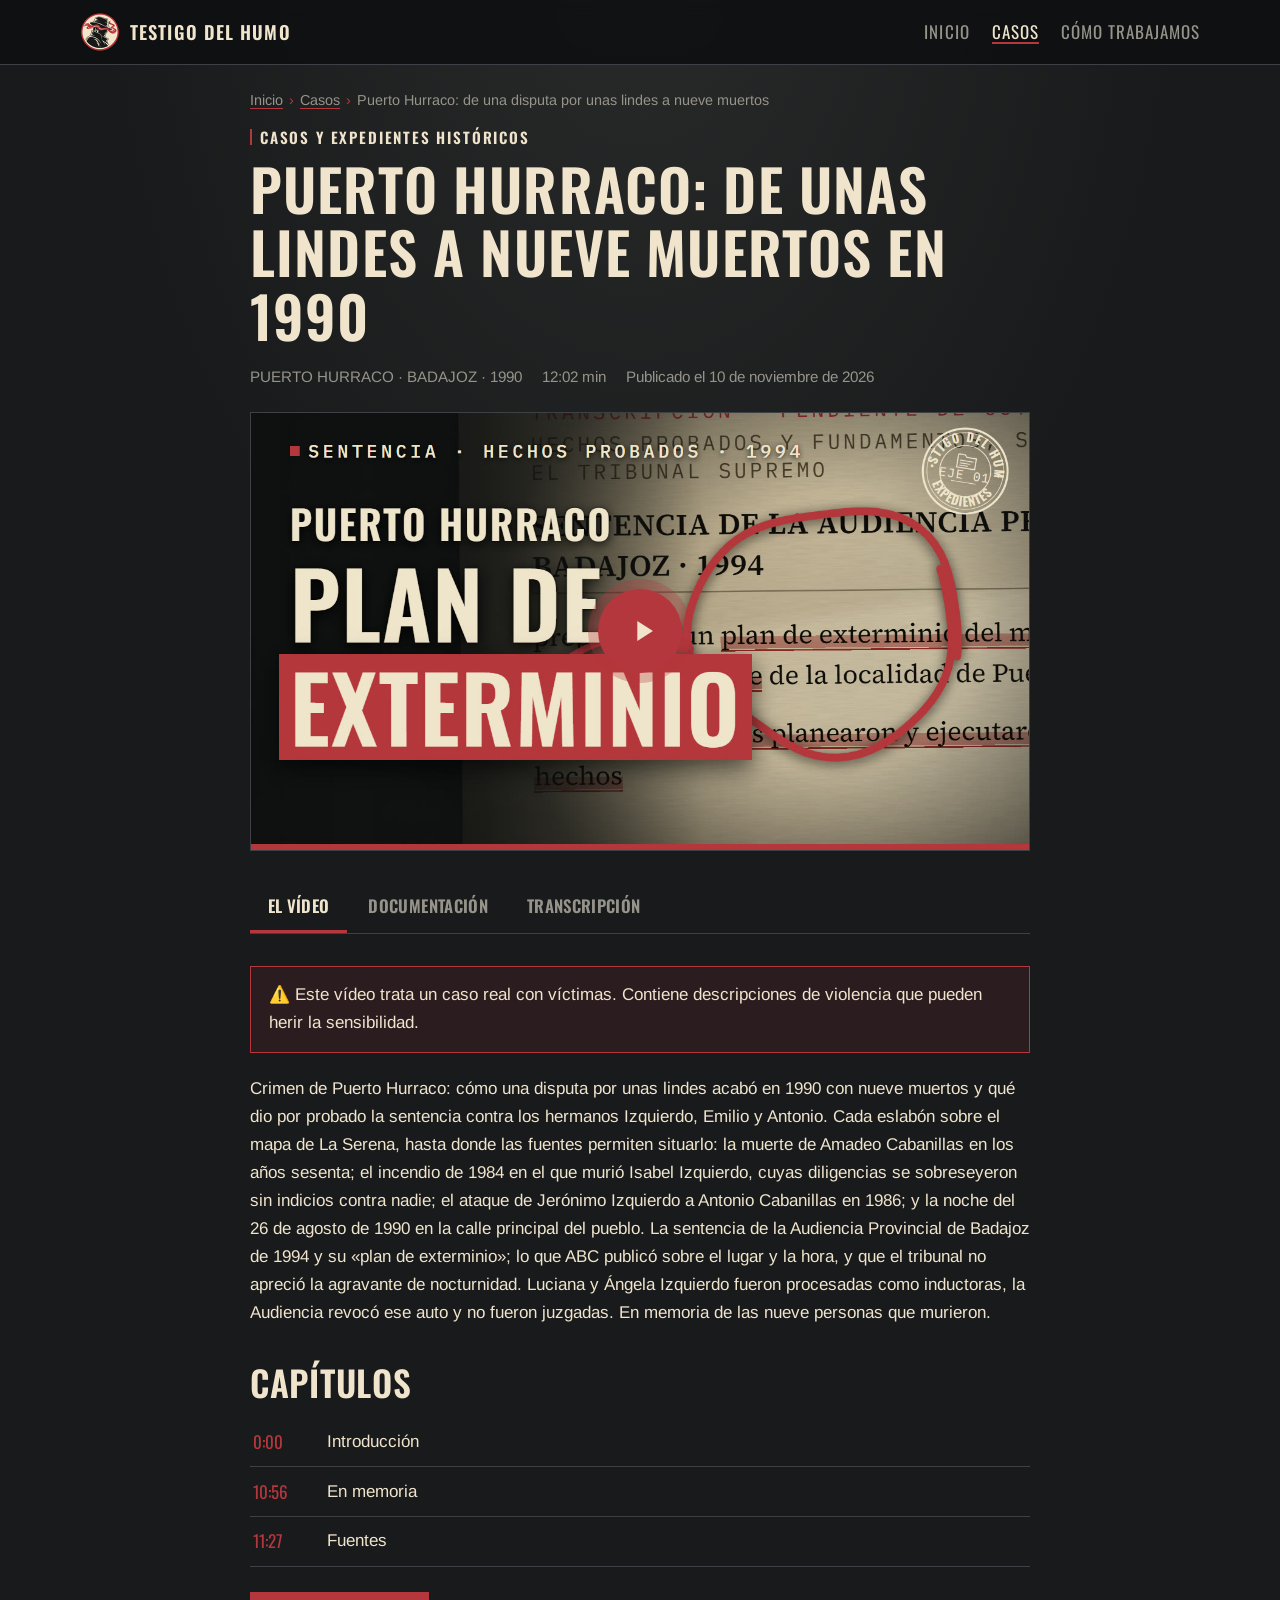
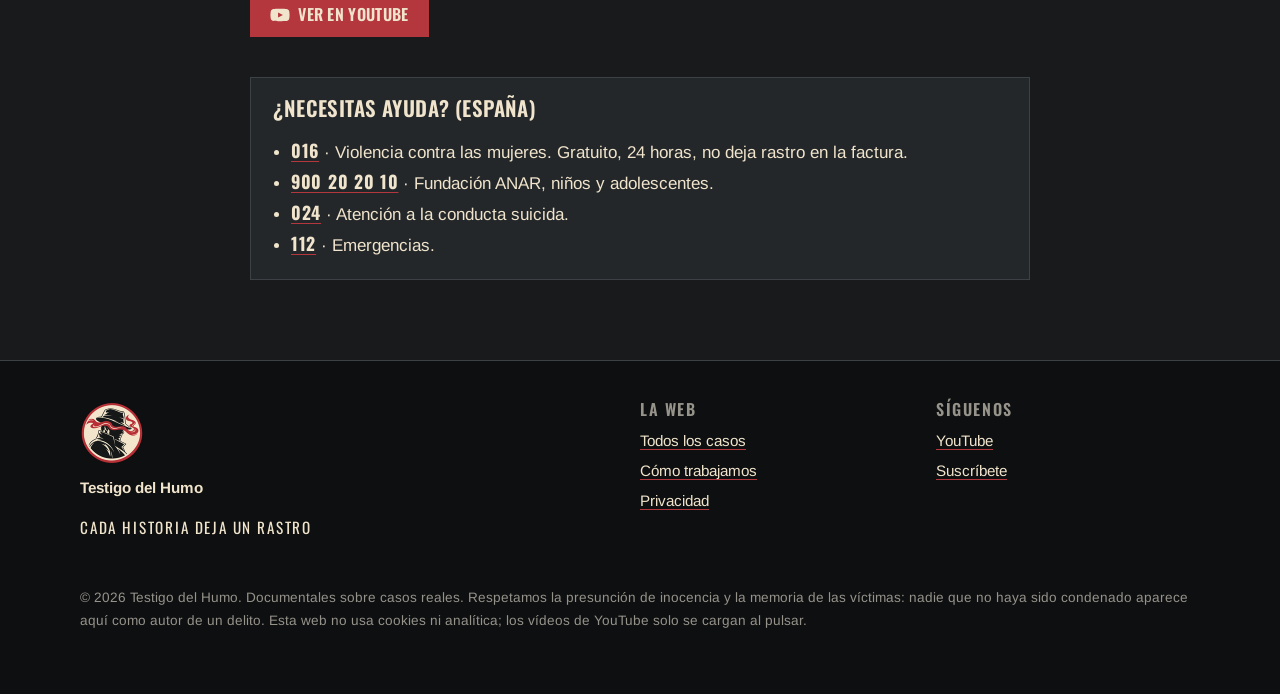
<file: casos/puerto-hurraco/index.html>
<!doctype html>
<html lang="es">
<head>
<meta charset="utf-8">
<meta name="viewport" content="width=device-width, initial-scale=1">
<title>Puerto Hurraco: de unas lindes a nueve muertos en 1990 · Testigo del Humo</title>
<meta name="description" content="Crimen de Puerto Hurraco: cómo una disputa por unas lindes acabó en 1990 con nueve muertos y qué dio por probado la sentencia contra los hermanos…">
<link rel="canonical" href="https://testigodelhumo.github.io/casos/puerto-hurraco/">
<meta name="theme-color" content="#0e0f10">
<meta property="og:type" content="article">
<meta property="og:site_name" content="Testigo del Humo">
<meta property="og:locale" content="es_ES">
<meta property="og:title" content="Puerto Hurraco: de unas lindes a nueve muertos en 1990">
<meta property="og:description" content="Crimen de Puerto Hurraco: cómo una disputa por unas lindes acabó en 1990 con nueve muertos y qué dio por probado la sentencia contra los hermanos…">
<meta property="og:url" content="https://testigodelhumo.github.io/casos/puerto-hurraco/">
<meta property="og:image" content="https://testigodelhumo.github.io/casos/puerto-hurraco/miniatura.jpg">
<meta name="twitter:card" content="summary_large_image">
<link rel="icon" href="/img/favicon-32.png" sizes="32x32">
<link rel="apple-touch-icon" href="/img/icono-180.png">
<link rel="preload" href="/fuentes/Oswald-Variable.ttf" as="font" type="font/ttf" crossorigin>
<link rel="stylesheet" href="/tema.css">
<link rel="stylesheet" href="/estilo.css?v=oj.0jb">
<script type="application/ld+json">{"@context":"https://schema.org","@type":"Organization","@id":"https://testigodelhumo.github.io/#canal","name":"Testigo del Humo","url":"https://testigodelhumo.github.io/","logo":"https://testigodelhumo.github.io/img/logo-512.png","sameAs":["https://www.youtube.com/@TestigoDelHumo"]}</script>
<script type="application/ld+json">{"@context":"https://schema.org","@type":"BreadcrumbList","itemListElement":[{"@type":"ListItem","position":1,"name":"Inicio","item":"https://testigodelhumo.github.io/"},{"@type":"ListItem","position":2,"name":"Casos","item":"https://testigodelhumo.github.io/casos/"},{"@type":"ListItem","position":3,"name":"Puerto Hurraco: de una disputa por unas lindes a nueve muertos","item":"https://testigodelhumo.github.io/casos/puerto-hurraco/"}]}</script>
<script type="application/ld+json">{"@context":"https://schema.org","@type":"Article","headline":"Puerto Hurraco: de unas lindes a nueve muertos en 1990","description":"Crimen de Puerto Hurraco: cómo una disputa por unas lindes acabó en 1990 con nueve muertos y qué dio por probado la sentencia contra los hermanos Izquierdo, Emilio y Antonio. Cada eslabón sobre el mapa de La Serena, hasta donde las fuentes permiten situarlo: la muerte de Amadeo Cabanillas en los años sesenta; el incendio de 1984 en el que murió Isabel Izquierdo, cuyas diligencias se sobreseyeron sin indicios contra nadie; el ataque de Jerónimo Izquierdo a Antonio Cabanillas en 1986; y la noche del 26 de agosto de 1990 en la calle principal del pueblo. La sentencia de la Audiencia Provincial de Badajoz de 1994 y su «plan de exterminio»; lo que ABC publicó sobre el lugar y la hora, y que el tribunal no apreció la agravante de nocturnidad. Luciana y Ángela Izquierdo fueron procesadas como inductoras, la Audiencia revocó ese auto y no fueron juzgadas. En memoria de las nueve personas que murieron.","image":"https://testigodelhumo.github.io/casos/puerto-hurraco/miniatura.jpg","inLanguage":"es","url":"https://testigodelhumo.github.io/casos/puerto-hurraco/","datePublished":"2026-11-10T19:31:15.087Z","author":{"@id":"https://testigodelhumo.github.io/#canal"},"publisher":{"@id":"https://testigodelhumo.github.io/#canal"},"keywords":"Puerto Hurraco, crimen de Puerto Hurraco, matanza de Puerto Hurraco, hermanos Izquierdo, Benquerencia de la Serena, Badajoz, Extremadura, 1990, true crime en español, documental, Testigo del Humo","citation":["https://elpais.com/diario/1994/01/26/espana/759538809_850215.html","https://elpais.com/politica/2015/08/25/actualidad/1440533231_648486.html","https://elpais.com/diario/1990/08/28/espana/651794401_850215.html","https://vlex.es/vid/indemnizacion-victimas-terrorismo-ambito-24284493","https://elpais.com/diario/1990/08/28/espana/651794402_850215.html","https://www.abc.es/archivo/periodicos/abc-madrid-19900828-48.html","https://elpais.com/diario/1990/09/08/espana/652744813_850215.html","https://elpais.com/diario/1990/09/12/espana/653090416_850215.html","https://www.abc.es/archivo/periodicos/abc-madrid-19900830-47.html","https://www.abc.es/espana/maldicion-izquierdo-201008220000_noticia.html","https://elpais.com/diario/1994/01/18/espana/758847602_850215.html","https://elpais.com/diario/1994/01/17/espana/758761222_850215.html","https://www.abc.es/archivo/periodicos/abc-madrid-19900828-49.html","https://www.abc.es/archivo/periodicos/abc-madrid-19940126-54.html","https://elpais.com/diario/1994/01/17/espana/758761221_850215.html","https://www.rtve.es/play/videos/fue-noticia-en-el-archivo-de-rtve/juicio-del-caso-puerto-hurraco/821093/","https://www.rtve.es/play/videos/hora-cero/hora-cero-puerto-hurraco-dos-familias-enfrentadas/822382/","https://www.abc.es/archivo/periodicos/abc-madrid-19900831-48.html","https://www.abc.es/archivo/periodicos/abc-madrid-19900829-49.html","https://elpais.com/diario/1990/08/31/espana/652053602_850215.html","https://elpais.com/politica/2017/08/10/actualidad/1502358903_752671.html","https://www.the-independent.com/news/world/europe/30year-feud-led-to-village-massacre-1401181.html","https://www.rtve.es/play/noticias/20220107/puerto-hurraco-matanza-hermanos-izquierdo-cabaniillas/2248520.shtml","https://elpais.com/diario/1990/08/30/espana/651967203_850215.html","https://www.abc.es/archivo/periodicos/abc-madrid-19940118-70.html","https://elpais.com/diario/1994/01/18/espana/758847625_850215.html","https://www.estrelladigital.es/articulo/espana/puerto-hurraco-la-masacre-que-conmociono-a-espana/20150825193941275339.html","https://elpais.com/diario/1991/01/09/sociedad/663375601_850215.html","https://elpais.com/diario/1994/01/18/espana/758847601_850215.html","https://www.cartociudad.es/geocoder/api/geocoder/find?id=60180000040&type=callejero","https://www.cartociudad.es/web/portal/faq","https://elpais.com/diario/1990/08/31/espana/652053601_850215.html","https://elpais.com/diario/1994/01/19/espana/758934021_850215.html","https://www.abc.es/archivo/periodicos/abc-madrid-19940119-73.html","https://elpais.com/diario/1994/01/19/espana/758934022_850215.html","https://elpais.com/diario/1990/09/01/espana/652140010_850215.html","https://elpais.com/diario/1992/02/21/espana/698626818_850215.html","https://www.ondacero.es/programas/julia-en-la-onda/audios-podcast/territorios/negro/territorio-negro-30-anos-de-la-matanza-de-puerto-hurraco_202009015f4e65f2b173a50001492897.html","https://cadenaser.com/ser/2006/12/13/espana/1165971021_850215.html","https://elpais.com/diario/1990/08/28/portada/651794402_850215.html"]}</script>
<script type="application/ld+json">{"@context":"https://schema.org","@type":"VideoObject","name":"Puerto Hurraco: de unas lindes a nueve muertos en 1990","description":"Crimen de Puerto Hurraco: cómo una disputa por unas lindes acabó en 1990 con nueve muertos y qué dio por probado la sentencia contra los hermanos Izquierdo, Emilio y Antonio. Cada eslabón sobre el mapa de La Serena, hasta donde las fuentes permiten situarlo: la muerte de Amadeo Cabanillas en los años sesenta; el incendio de 1984 en el que murió Isabel Izquierdo, cuyas diligencias se sobreseyeron sin indicios contra nadie; el ataque de Jerónimo Izquierdo a Antonio Cabanillas en 1986; y la noche del 26 de agosto de 1990 en la calle principal del pueblo. La sentencia de la Audiencia Provincial de Badajoz de 1994 y su «plan de exterminio»; lo que ABC publicó sobre el lugar y la hora, y que el tribunal no apreció la agravante de nocturnidad. Luciana y Ángela Izquierdo fueron procesadas como inductoras, la Audiencia revocó ese auto y no fueron juzgadas. En memoria de las nueve personas que murieron.","thumbnailUrl":["https://testigodelhumo.github.io/casos/puerto-hurraco/miniatura.jpg","https://i.ytimg.com/vi/BG51D8kGq_Y/maxresdefault.jpg"],"uploadDate":"2026-11-10T19:31:15.087Z","duration":"PT12M2S","embedUrl":"https://www.youtube.com/embed/BG51D8kGq_Y","url":"https://www.youtube.com/watch?v=BG51D8kGq_Y","inLanguage":"es","publisher":{"@id":"https://testigodelhumo.github.io/#canal"},"hasPart":[{"@type":"Clip","name":"Introducción","startOffset":0,"endOffset":656,"url":"https://www.youtube.com/watch?v=BG51D8kGq_Y&t=0s"},{"@type":"Clip","name":"En memoria","startOffset":656,"endOffset":687,"url":"https://www.youtube.com/watch?v=BG51D8kGq_Y&t=656s"},{"@type":"Clip","name":"Fuentes","startOffset":687,"endOffset":722,"url":"https://www.youtube.com/watch?v=BG51D8kGq_Y&t=687s"}]}</script>
</head>
<body>
<a class="salto" href="#contenido">Saltar al contenido</a>
<header class="barra"><div class="envoltura barra__dentro">
<a class="marca" href="/" aria-label="Testigo del Humo, inicio"><img src="/img/logo-80.png" alt="" width="40" height="40"><span>Testigo del Humo</span></a>
<nav aria-label="Principal" style="margin-left:auto"><ul class="menu"><li><a href="/">Inicio</a></li><li><a href="/casos/" aria-current="page">Casos</a></li><li><a href="/metodo/">Cómo trabajamos</a></li></ul></nav>
</div></header>
<main id="contenido">
<div class="estrecho"><nav class="migas" aria-label="Ruta"><ol><li><a href="/">Inicio</a></li><li><a href="/casos/">Casos</a></li><li><span aria-current="page">Puerto Hurraco: de una disputa por unas lindes a nueve muertos</span></li></ol></nav>
<header class="ficha__cabeza"><p class="rotulo">Casos y expedientes históricos</p>
<h1>Puerto Hurraco: de unas lindes a nueve muertos en 1990</h1>
<ul class="ficha__datos"><li>PUERTO HURRACO · BADAJOZ · 1990</li><li>12:02 min</li><li>Publicado el 10 de noviembre de 2026</li></ul></header>
<div class="reproductor" data-yt="BG51D8kGq_Y" data-titulo="Puerto Hurraco: de unas lindes a nueve muertos en 1990"><img src="/casos/puerto-hurraco/miniatura.jpg" alt="" width="1280" height="720"><button type="button" aria-label="Ver el vídeo: Puerto Hurraco: de unas lindes a nueve muertos en 1990"><span><svg viewBox="0 0 24 24" aria-hidden="true"><path d="M8 5v14l11-7z"/></svg></span></button></div>
<div class="pestanas" role="tablist" aria-label="Contenido del caso">
<button type="button" role="tab" id="t-video" aria-controls="video" aria-selected="true">El vídeo</button>
<button type="button" role="tab" id="t-documentacion" aria-controls="documentacion" aria-selected="false" tabindex="-1">Documentación</button>
<button type="button" role="tab" id="t-transcripcion" aria-controls="transcripcion" aria-selected="false" tabindex="-1">Transcripción</button>
</div>
<section class="panel" id="video" role="tabpanel" aria-labelledby="t-video">
<div class="aviso" role="note"><p>⚠️ Este vídeo trata un caso real con víctimas. Contiene descripciones de violencia que pueden herir la sensibilidad.</p></div>
<p>Crimen de Puerto Hurraco: cómo una disputa por unas lindes acabó en 1990 con nueve muertos y qué dio por probado la sentencia contra los hermanos Izquierdo, Emilio y Antonio. Cada eslabón sobre el mapa de La Serena, hasta donde las fuentes permiten situarlo: la muerte de Amadeo Cabanillas en los años sesenta; el incendio de 1984 en el que murió Isabel Izquierdo, cuyas diligencias se sobreseyeron sin indicios contra nadie; el ataque de Jerónimo Izquierdo a Antonio Cabanillas en 1986; y la noche del 26 de agosto de 1990 en la calle principal del pueblo. La sentencia de la Audiencia Provincial de Badajoz de 1994 y su «plan de exterminio»; lo que ABC publicó sobre el lugar y la hora, y que el tribunal no apreció la agravante de nocturnidad. Luciana y Ángela Izquierdo fueron procesadas como inductoras, la Audiencia revocó ese auto y no fueron juzgadas. En memoria de las nueve personas que murieron.</p>
<h2>Capítulos</h2><ol class="capitulos"><li><a href="https://www.youtube.com/watch?v=BG51D8kGq_Y&amp;t=0s" data-t="0"><time datetime="PT0M0S">0:00</time><span>Introducción</span></a></li><li><a href="https://www.youtube.com/watch?v=BG51D8kGq_Y&amp;t=656s" data-t="656"><time datetime="PT10M56S">10:56</time><span>En memoria</span></a></li><li><a href="https://www.youtube.com/watch?v=BG51D8kGq_Y&amp;t=687s" data-t="687"><time datetime="PT11M27S">11:27</time><span>Fuentes</span></a></li></ol>
<p style="margin-top:1.6rem"><a class="boton boton--carmin" href="https://www.youtube.com/watch?v=BG51D8kGq_Y" rel="noopener"><svg viewBox="0 0 24 24" aria-hidden="true"><path d="M23 7.2a3 3 0 0 0-2.1-2.1C19 4.6 12 4.6 12 4.6s-7 0-8.9.5A3 3 0 0 0 1 7.2 31 31 0 0 0 .5 12a31 31 0 0 0 .5 4.8 3 3 0 0 0 2.1 2.1c1.9.5 8.9.5 8.9.5s7 0 8.9-.5a3 3 0 0 0 2.1-2.1 31 31 0 0 0 .5-4.8 31 31 0 0 0-.5-4.8zM9.7 15.1V8.9l5.8 3.1z"/></svg><span>Ver en YouTube</span></a></p>
</section>
<section class="panel" id="documentacion" role="tabpanel" aria-labelledby="t-documentacion" hidden>
<h2 class="solo-lector">Documentación</h2><p>Cada frase que aparece en pantalla en el vídeo se apoya en uno o más de estos hechos, y cada hecho en sus fuentes. Lo que no hemos podido comprobar no sale en el vídeo ni aquí.</p>
<ul class="leyenda"><li><span class="estado estado--V">Contrastado</span> Dos fuentes independientes o una primaria (sentencia, archivo oficial)</li><li><span class="estado estado--P">Una fuente</span> Lo recoge una sola fuente</li></ul>
<p class="rotulo">92 hechos · 40 enlaces · 12 titulares</p>
<h2 id="resoluciones">Resoluciones judiciales</h2><ul><li>Tribunal Supremo, Sala 3.ª, sentencia de 17-05-2006, rec. 752/2003, que transcribe los hechos probados de la Audiencia Provincial de Badajoz (25-01-1994)</li></ul>
<h2 id="hechos">Los hechos, capítulo a capítulo</h2><h3>Introducción</h3><ol class="hechos"><li id="h-001"><p>Puerto Hurraco es una pedanía de Benquerencia de la Serena, en la provincia de Badajoz. <span class="estado estado--V" title="Dos fuentes independientes o una primaria (sentencia, archivo oficial)">Contrastado</span></p><ul class="fuentes"><li><a href="https://elpais.com/diario/1994/01/26/espana/759538809_850215.html" rel="noopener nofollow" target="_blank">El País</a> <span>· 26 de enero de 1994</span></li><li><a href="https://elpais.com/politica/2015/08/25/actualidad/1440533231_648486.html" rel="noopener nofollow" target="_blank">El País</a> <span>· 26 de agosto de 2015</span></li></ul></li><li id="h-011"><p>Según testimonios vecinales, Amadeo Cabanillas entró con un arado en una finca de lindes disputadas y murió días después. <span class="estado estado--P" title="Lo recoge una sola fuente">Una fuente</span></p><ul class="fuentes"><li><a href="https://elpais.com/diario/1990/08/28/espana/651794401_850215.html" rel="noopener nofollow" target="_blank">El País</a> <span>· 28 de agosto de 1990</span></li></ul></li><li id="h-040"><p>La noche del domingo 26 de agosto de 1990, Emilio y Antonio Izquierdo dispararon contra los vecinos de Puerto Hurraco. <span class="estado estado--V" title="Dos fuentes independientes o una primaria (sentencia, archivo oficial)">Contrastado</span></p><ul class="fuentes"><li><a href="https://vlex.es/vid/indemnizacion-victimas-terrorismo-ambito-24284493" rel="noopener nofollow" target="_blank">Tribunal Supremo (copia en vLex)</a> <span>· 17 de mayo de 2006</span></li><li><a href="https://elpais.com/diario/1990/08/28/espana/651794402_850215.html" rel="noopener nofollow" target="_blank">El País</a> <span>· 28 de agosto de 1990</span></li><li><a href="https://www.abc.es/archivo/periodicos/abc-madrid-19900828-48.html" rel="noopener nofollow" target="_blank">ABC</a> <span>· 28 de agosto de 1990</span></li></ul></li><li id="h-050"><p>Murieron siete personas esa noche y dos más en septiembre: nueve en total. <span class="estado estado--V" title="Dos fuentes independientes o una primaria (sentencia, archivo oficial)">Contrastado</span></p><ul class="fuentes"><li><a href="https://elpais.com/diario/1990/08/28/espana/651794402_850215.html" rel="noopener nofollow" target="_blank">El País</a> <span>· 28 de agosto de 1990</span></li><li><a href="https://elpais.com/diario/1990/09/08/espana/652744813_850215.html" rel="noopener nofollow" target="_blank">El País</a> <span>· 8 de septiembre de 1990</span></li><li><a href="https://elpais.com/diario/1990/09/12/espana/653090416_850215.html" rel="noopener nofollow" target="_blank">El País</a> <span>· 12 de septiembre de 1990</span></li></ul></li><li id="h-070"><p>ABC publicó el 30-08-1990 que, al salir de casa el día de autos, los hermanos dijeron que iban a cazar tórtolas, sin decir a quién. <span class="estado estado--P" title="Lo recoge una sola fuente">Una fuente</span></p><ul class="fuentes"><li><a href="https://www.abc.es/archivo/periodicos/abc-madrid-19900830-47.html" rel="noopener nofollow" target="_blank">ABC</a> <span>· 30 de agosto de 1990</span></li></ul></li><li id="h-049"><p>Según ABC, los testigos hablaron de tres tandas de disparos, con una pausa de 10 a 20 minutos entre la segunda y la tercera. <span class="estado estado--P" title="Lo recoge una sola fuente">Una fuente</span></p><ul class="fuentes"><li><a href="https://www.abc.es/archivo/periodicos/abc-madrid-19900830-47.html" rel="noopener nofollow" target="_blank">ABC</a> <span>· 30 de agosto de 1990</span></li></ul></li><li id="h-005"><p>Cálculo propio sobre OpenStreetMap: Puerto Hurraco queda a unos 10 km en línea recta de Monterrubio y a unos 10 km de Castuera. <span class="estado estado--P" title="Lo recoge una sola fuente">Una fuente</span></p><ul class="fuentes"><li>Nominatim / OpenStreetMap <span>· 5 de noviembre de 2026</span></li></ul></li><li id="h-033"><p>Según ABC, Jerónimo Izquierdo ingresó en el psiquiátrico de Mérida el 8 de agosto de 1986 y murió de un infarto nueve días después. <span class="estado estado--P" title="Lo recoge una sola fuente">Una fuente</span></p><ul class="fuentes"><li><a href="https://www.abc.es/espana/maldicion-izquierdo-201008220000_noticia.html" rel="noopener nofollow" target="_blank">ABC</a> <span>· 22 de agosto de 2010</span></li></ul></li><li id="h-062"><p>Dos guardias civiles resultaron heridos en su vehículo cuando acudían tras el aviso. <span class="estado estado--V" title="Dos fuentes independientes o una primaria (sentencia, archivo oficial)">Contrastado</span></p><ul class="fuentes"><li><a href="https://elpais.com/diario/1990/08/28/espana/651794402_850215.html" rel="noopener nofollow" target="_blank">El País</a> <span>· 28 de agosto de 1990</span></li><li><a href="https://elpais.com/diario/1990/09/12/espana/653090416_850215.html" rel="noopener nofollow" target="_blank">El País</a> <span>· 12 de septiembre de 1990</span></li><li><a href="https://elpais.com/diario/1994/01/18/espana/758847602_850215.html" rel="noopener nofollow" target="_blank">El País</a> <span>· 18 de enero de 1994</span></li></ul></li><li id="h-063"><p>Fueron detenidos a la mañana siguiente, muy cerca del pueblo. <span class="estado estado--V" title="Dos fuentes independientes o una primaria (sentencia, archivo oficial)">Contrastado</span></p><ul class="fuentes"><li><a href="https://elpais.com/diario/1990/08/28/espana/651794402_850215.html" rel="noopener nofollow" target="_blank">El País</a> <span>· 28 de agosto de 1990</span></li><li><a href="https://elpais.com/diario/1994/01/17/espana/758761222_850215.html" rel="noopener nofollow" target="_blank">El País</a> <span>· 17 de enero de 1994</span></li><li><a href="https://www.abc.es/archivo/periodicos/abc-madrid-19900828-49.html" rel="noopener nofollow" target="_blank">ABC</a> <span>· 28 de agosto de 1990</span></li></ul></li><li id="h-106"><p>El juicio se celebró los días 17 y 18 de enero de 1994. <span class="estado estado--V" title="Dos fuentes independientes o una primaria (sentencia, archivo oficial)">Contrastado</span></p><ul class="fuentes"><li><a href="https://www.abc.es/archivo/periodicos/abc-madrid-19940126-54.html" rel="noopener nofollow" target="_blank">ABC</a> <span>· 26 de enero de 1994</span></li><li><a href="https://elpais.com/diario/1994/01/17/espana/758761221_850215.html" rel="noopener nofollow" target="_blank">El País</a> <span>· 17 de enero de 1994</span></li></ul></li><li id="h-136"><p>Emilio Izquierdo declaró en el juicio que tenía «la mente en blanco» y que no sabía «ni por dónde entré ni por donde salí». <span class="estado estado--P" title="Lo recoge una sola fuente">Una fuente</span></p><ul class="fuentes"><li><a href="https://www.rtve.es/play/videos/fue-noticia-en-el-archivo-de-rtve/juicio-del-caso-puerto-hurraco/821093/" rel="noopener nofollow" target="_blank">RTVE</a> <span>· 17 de enero de 1994</span></li><li><a href="https://www.rtve.es/play/videos/hora-cero/hora-cero-puerto-hurraco-dos-familias-enfrentadas/822382/" rel="noopener nofollow" target="_blank">RTVE</a> <span>· 21 de febrero de 2007</span></li></ul></li><li id="h-141"><p>Emilio Izquierdo dijo en el juicio: «Pienso que estaban tapando la muerte de mi madre». Las diligencias por el incendio se sobreseyeron «al no constar indicios racionales de criminalidad contra persona alguna». <span class="estado estado--P" title="Lo recoge una sola fuente">Una fuente</span></p><ul class="fuentes"><li><a href="https://www.rtve.es/play/videos/fue-noticia-en-el-archivo-de-rtve/juicio-del-caso-puerto-hurraco/821093/" rel="noopener nofollow" target="_blank">RTVE</a> <span>· 17 de enero de 1994</span></li><li><a href="https://www.rtve.es/play/videos/hora-cero/hora-cero-puerto-hurraco-dos-familias-enfrentadas/822382/" rel="noopener nofollow" target="_blank">RTVE</a> <span>· 21 de febrero de 2007</span></li><li><a href="https://vlex.es/vid/indemnizacion-victimas-terrorismo-ambito-24284493" rel="noopener nofollow" target="_blank">Tribunal Supremo (copia en vLex)</a> <span>· 17 de mayo de 2006</span></li></ul></li><li id="h-142"><p>Antonio Izquierdo dijo en el juicio que fueron allí, pero que no iban «a una matanza»: «Si yo quisiera ir a una matanza, no voy con mis manos». <span class="estado estado--P" title="Lo recoge una sola fuente">Una fuente</span></p><ul class="fuentes"><li><a href="https://www.rtve.es/play/videos/fue-noticia-en-el-archivo-de-rtve/juicio-del-caso-puerto-hurraco/821093/" rel="noopener nofollow" target="_blank">RTVE</a> <span>· 17 de enero de 1994</span></li><li><a href="https://www.rtve.es/play/videos/hora-cero/hora-cero-puerto-hurraco-dos-familias-enfrentadas/822382/" rel="noopener nofollow" target="_blank">RTVE</a> <span>· 21 de febrero de 2007</span></li></ul></li><li id="h-143"><p>En su crónica del primer día del juicio, TVE ilustró el incendio de 1984 con imágenes de la fachada y del interior quemado de una casa, sin decir cuál era. <span class="estado estado--P" title="Lo recoge una sola fuente">Una fuente</span></p><ul class="fuentes"><li><a href="https://www.rtve.es/play/videos/fue-noticia-en-el-archivo-de-rtve/juicio-del-caso-puerto-hurraco/821093/" rel="noopener nofollow" target="_blank">RTVE</a> <span>· 17 de enero de 1994</span></li></ul></li><li id="h-075"><p>Según ABC, al ser capturado Antonio Izquierdo dijo: «Ya he vengao la muerte de mi madre. Durante seis años he estado sufriendo. Ahora, que sufra el pueblo». <span class="estado estado--P" title="Lo recoge una sola fuente">Una fuente</span></p><ul class="fuentes"><li><a href="https://www.abc.es/archivo/periodicos/abc-madrid-19900831-48.html" rel="noopener nofollow" target="_blank">ABC</a> <span>· 31 de agosto de 1990</span></li></ul></li><li id="h-077"><p>Según ABC, Emilio y Antonio Izquierdo se declararon autores ante el juez Casiano Rojas y situaron el móvil en una «antigua venganza». <span class="estado estado--P" title="Lo recoge una sola fuente">Una fuente</span></p><ul class="fuentes"><li><a href="https://www.abc.es/archivo/periodicos/abc-madrid-19900829-49.html" rel="noopener nofollow" target="_blank">ABC</a> <span>· 29 de agosto de 1990</span></li></ul></li><li id="h-084"><p>El País publicó que Antonio Cabanillas, padre de dos de las niñas asesinadas, detenido el 30 de agosto de 1990 ante el juzgado de Castuera con un cuchillo, y de quien publicó que «no hizo en ningún momento ademán de utilizar ningún arma», quedó en libertad provisional sin fianza el 7 de septiembre de 1990. No se ha localizado el resultado de esa causa. <span class="estado estado--P" title="Lo recoge una sola fuente">Una fuente</span></p><ul class="fuentes"><li><a href="https://elpais.com/diario/1990/09/08/espana/652744813_850215.html" rel="noopener nofollow" target="_blank">El País</a> <span>· 8 de septiembre de 1990</span></li><li><a href="https://elpais.com/diario/1990/08/31/espana/652053602_850215.html" rel="noopener nofollow" target="_blank">El País</a> <span>· 31 de agosto de 1990</span></li></ul></li><li id="h-003"><p>En 1990 vivían en Puerto Hurraco unas doscientas personas. <span class="estado estado--V" title="Dos fuentes independientes o una primaria (sentencia, archivo oficial)">Contrastado</span></p><ul class="fuentes"><li><a href="https://www.abc.es/archivo/periodicos/abc-madrid-19900828-48.html" rel="noopener nofollow" target="_blank">ABC</a> <span>· 28 de agosto de 1990</span></li><li><a href="https://elpais.com/politica/2017/08/10/actualidad/1502358903_752671.html" rel="noopener nofollow" target="_blank">El País</a> <span>· 13 de agosto de 2017</span></li></ul></li><li id="h-004"><p>En 1990 Emilio y Antonio Izquierdo vivían con sus hermanas en Monterrubio de la Serena. <span class="estado estado--V" title="Dos fuentes independientes o una primaria (sentencia, archivo oficial)">Contrastado</span></p><ul class="fuentes"><li><a href="https://vlex.es/vid/indemnizacion-victimas-terrorismo-ambito-24284493" rel="noopener nofollow" target="_blank">Tribunal Supremo (copia en vLex)</a> <span>· 17 de mayo de 2006</span></li><li><a href="https://www.abc.es/archivo/periodicos/abc-madrid-19940126-54.html" rel="noopener nofollow" target="_blank">ABC</a> <span>· 26 de enero de 1994</span></li><li><a href="https://elpais.com/diario/1990/08/28/espana/651794402_850215.html" rel="noopener nofollow" target="_blank">El País</a> <span>· 28 de agosto de 1990</span></li></ul></li><li id="h-031"><p>Esa agresión ocurrió en Monterrubio de la Serena. <span class="estado estado--V" title="Dos fuentes independientes o una primaria (sentencia, archivo oficial)">Contrastado</span></p><ul class="fuentes"><li><a href="https://elpais.com/diario/1990/08/28/espana/651794401_850215.html" rel="noopener nofollow" target="_blank">El País</a> <span>· 28 de agosto de 1990</span></li><li><a href="https://www.abc.es/archivo/periodicos/abc-madrid-19900828-49.html" rel="noopener nofollow" target="_blank">ABC</a> <span>· 28 de agosto de 1990</span></li></ul></li><li id="h-041"><p>Según ABC, hicieron el trayecto desde Monterrubio hacia las seis de la tarde. <span class="estado estado--P" title="Lo recoge una sola fuente">Una fuente</span></p><ul class="fuentes"><li><a href="https://www.abc.es/archivo/periodicos/abc-madrid-19900828-48.html" rel="noopener nofollow" target="_blank">ABC</a> <span>· 28 de agosto de 1990</span></li></ul></li><li id="h-065"><p>Según El País, la detención de Emilio y Antonio Izquierdo fue en un olivar cercano. <span class="estado estado--P" title="Lo recoge una sola fuente">Una fuente</span></p><ul class="fuentes"><li><a href="https://elpais.com/diario/1994/01/17/espana/758761222_850215.html" rel="noopener nofollow" target="_blank">El País</a> <span>· 17 de enero de 1994</span></li><li><a href="https://elpais.com/politica/2017/08/10/actualidad/1502358903_752671.html" rel="noopener nofollow" target="_blank">El País</a> <span>· 13 de agosto de 2017</span></li></ul></li><li id="h-010"><p>Jerónimo Izquierdo mató a puñaladas a Amadeo Cabanillas y fue a prisión. <span class="estado estado--V" title="Dos fuentes independientes o una primaria (sentencia, archivo oficial)">Contrastado</span></p><ul class="fuentes"><li><a href="https://elpais.com/diario/1990/08/28/espana/651794401_850215.html" rel="noopener nofollow" target="_blank">El País</a> <span>· 28 de agosto de 1990</span></li><li><a href="https://elpais.com/diario/1994/01/17/espana/758761221_850215.html" rel="noopener nofollow" target="_blank">El País</a> <span>· 17 de enero de 1994</span></li><li><a href="https://www.the-independent.com/news/world/europe/30year-feud-led-to-village-massacre-1401181.html" rel="noopener nofollow" target="_blank">The Independent</a> <span>· 19 de enero de 1994</span></li></ul></li><li id="h-140"><p>Jerónimo Izquierdo era el hermano mayor de Emilio y Antonio Izquierdo. <span class="estado estado--V" title="Dos fuentes independientes o una primaria (sentencia, archivo oficial)">Contrastado</span></p><ul class="fuentes"><li><a href="https://elpais.com/diario/1990/08/28/espana/651794401_850215.html" rel="noopener nofollow" target="_blank">El País</a> <span>· 28 de agosto de 1990</span></li><li><a href="https://www.abc.es/espana/maldicion-izquierdo-201008220000_noticia.html" rel="noopener nofollow" target="_blank">ABC</a> <span>· 22 de agosto de 2010</span></li><li><a href="https://www.rtve.es/play/noticias/20220107/puerto-hurraco-matanza-hermanos-izquierdo-cabaniillas/2248520.shtml" rel="noopener nofollow" target="_blank">RTVE</a> <span>· 7 de enero de 2022</span></li></ul></li><li id="h-013"><p>La muerte de Amadeo Cabanillas ocurrió en los años sesenta. <span class="estado estado--V" title="Dos fuentes independientes o una primaria (sentencia, archivo oficial)">Contrastado</span></p><ul class="fuentes"><li><a href="https://elpais.com/diario/1990/08/30/espana/651967203_850215.html" rel="noopener nofollow" target="_blank">El País</a> <span>· 30 de agosto de 1990</span></li><li><a href="https://www.the-independent.com/news/world/europe/30year-feud-led-to-village-massacre-1401181.html" rel="noopener nofollow" target="_blank">The Independent</a> <span>· 19 de enero de 1994</span></li><li><a href="https://elpais.com/politica/2015/08/25/actualidad/1440533231_648486.html" rel="noopener nofollow" target="_blank">El País</a> <span>· 26 de agosto de 2015</span></li></ul></li><li id="h-032"><p>Jerónimo Izquierdo murió poco después de la agresión, internado. <span class="estado estado--V" title="Dos fuentes independientes o una primaria (sentencia, archivo oficial)">Contrastado</span></p><ul class="fuentes"><li><a href="https://elpais.com/diario/1990/08/28/espana/651794401_850215.html" rel="noopener nofollow" target="_blank">El País</a> <span>· 28 de agosto de 1990</span></li><li><a href="https://www.abc.es/espana/maldicion-izquierdo-201008220000_noticia.html" rel="noopener nofollow" target="_blank">ABC</a> <span>· 22 de agosto de 2010</span></li></ul></li><li id="h-103"><p>Emilio Izquierdo dijo en el juicio que se hacía responsable de las muertes y que no recordaba nada. <span class="estado estado--V" title="Dos fuentes independientes o una primaria (sentencia, archivo oficial)">Contrastado</span></p><ul class="fuentes"><li><a href="https://www.abc.es/archivo/periodicos/abc-madrid-19940118-70.html" rel="noopener nofollow" target="_blank">ABC</a> <span>· 18 de enero de 1994</span></li><li><a href="https://elpais.com/diario/1994/01/18/espana/758847625_850215.html" rel="noopener nofollow" target="_blank">El País</a> <span>· 18 de enero de 1994</span></li></ul></li><li id="h-146"><p>Otros medios atribuyen a Emilio Izquierdo, y no a Antonio, la frase «ahora que sufra el pueblo», dicha tras la detención. <span class="estado estado--P" title="Lo recoge una sola fuente">Una fuente</span></p><ul class="fuentes"><li><a href="https://www.estrelladigital.es/articulo/espana/puerto-hurraco-la-masacre-que-conmociono-a-espana/20150825193941275339.html" rel="noopener nofollow" target="_blank">Estrella Digital</a> <span>· 25 de agosto de 2015</span></li><li>ABC <span>· 27 de abril de 2010</span></li></ul></li><li id="h-104"><p>Antonio Izquierdo dijo en el juicio que solo disparó al aire. <span class="estado estado--V" title="Dos fuentes independientes o una primaria (sentencia, archivo oficial)">Contrastado</span></p><ul class="fuentes"><li><a href="https://www.abc.es/archivo/periodicos/abc-madrid-19940118-70.html" rel="noopener nofollow" target="_blank">ABC</a> <span>· 18 de enero de 1994</span></li><li><a href="https://elpais.com/diario/1994/01/18/espana/758847625_850215.html" rel="noopener nofollow" target="_blank">El País</a> <span>· 18 de enero de 1994</span></li></ul></li><li id="h-043"><p>Los dos entraron a la calle Carrera desde un callejón, y desde él dispararon. <span class="estado estado--V" title="Dos fuentes independientes o una primaria (sentencia, archivo oficial)">Contrastado</span></p><ul class="fuentes"><li><a href="https://elpais.com/diario/1991/01/09/sociedad/663375601_850215.html" rel="noopener nofollow" target="_blank">El País</a> <span>· 9 de enero de 1991</span></li><li><a href="https://www.abc.es/archivo/periodicos/abc-madrid-19900828-48.html" rel="noopener nofollow" target="_blank">ABC</a> <span>· 28 de agosto de 1990</span></li><li><a href="https://elpais.com/diario/1994/01/18/espana/758847601_850215.html" rel="noopener nofollow" target="_blank">El País</a> <span>· 18 de enero de 1994</span></li></ul></li><li id="h-012"><p>Según El País, la finca de la disputa se llamaba Las Pelícanas. <span class="estado estado--P" title="Lo recoge una sola fuente">Una fuente</span></p><ul class="fuentes"><li><a href="https://elpais.com/politica/2017/08/10/actualidad/1502358903_752671.html" rel="noopener nofollow" target="_blank">El País</a> <span>· 13 de agosto de 2017</span></li></ul></li><li id="h-020"><p>En 1984 un incendio en la casa de la familia en Puerto Hurraco causó la muerte de la madre, Isabel Izquierdo. <span class="estado estado--V" title="Dos fuentes independientes o una primaria (sentencia, archivo oficial)">Contrastado</span></p><ul class="fuentes"><li><a href="https://vlex.es/vid/indemnizacion-victimas-terrorismo-ambito-24284493" rel="noopener nofollow" target="_blank">Tribunal Supremo (copia en vLex)</a> <span>· 17 de mayo de 2006</span></li><li><a href="https://www.abc.es/archivo/periodicos/abc-madrid-19940126-54.html" rel="noopener nofollow" target="_blank">ABC</a> <span>· 26 de enero de 1994</span></li></ul></li><li id="h-025"><p>Según El País y El Español, el incendio ocurrió el 18 de octubre de 1984. <span class="estado estado--P" title="Lo recoge una sola fuente">Una fuente</span></p><ul class="fuentes"><li><a href="https://elpais.com/politica/2015/08/25/actualidad/1440533231_648486.html" rel="noopener nofollow" target="_blank">El País</a> <span>· 26 de agosto de 2015</span></li><li>El Español <span>· 23 de agosto de 2020</span></li></ul></li><li id="h-026"><p>Según El País y El Español, la casa de la familia Izquierdo estaba en el número 9 de la calle Carrera. <span class="estado estado--P" title="Lo recoge una sola fuente">Una fuente</span></p><ul class="fuentes"><li><a href="https://elpais.com/politica/2015/08/25/actualidad/1440533231_648486.html" rel="noopener nofollow" target="_blank">El País</a> <span>· 26 de agosto de 2015</span></li><li>El Español <span>· 23 de agosto de 2020</span></li></ul></li><li id="h-144"><p>CartoCiudad identifica actualmente una calle Carrera en Puerto Hurraco, Benquerencia de la Serena, con identificador 60180000040. <span class="estado estado--V" title="Dos fuentes independientes o una primaria (sentencia, archivo oficial)">Contrastado</span></p><ul class="fuentes"><li><a href="https://www.cartociudad.es/geocoder/api/geocoder/find?id=60180000040&amp;type=callejero" rel="noopener nofollow" target="_blank">IGN/CNIG · CartoCiudad</a></li></ul></li><li id="h-145"><p>La respuesta actual de CartoCiudad para calle Carrera contiene once componentes lineales, incluido un tramo longitudinal entre -5.53627049418793, 38.6427885165768 y -5.53895302706053, 38.6392034852527. <span class="estado estado--V" title="Dos fuentes independientes o una primaria (sentencia, archivo oficial)">Contrastado</span></p><ul class="fuentes"><li><a href="https://www.cartociudad.es/geocoder/api/geocoder/find?id=60180000040&amp;type=callejero" rel="noopener nofollow" target="_blank">IGN/CNIG · CartoCiudad</a></li><li><a href="https://www.cartociudad.es/web/portal/faq" rel="noopener nofollow" target="_blank">IGN/CNIG · CartoCiudad</a></li></ul></li><li id="h-027"><p>Ángela Izquierdo dijo en 1990: «Aquello no fue un incendio, fue un atentado». <span class="estado estado--P" title="Lo recoge una sola fuente">Una fuente</span></p><ul class="fuentes"><li><a href="https://elpais.com/diario/1990/08/31/espana/652053601_850215.html" rel="noopener nofollow" target="_blank">El País</a> <span>· 31 de agosto de 1990</span></li></ul></li><li id="h-021"><p>Las diligencias por el incendio se sobreseyeron «al no constar indicios racionales de criminalidad contra persona alguna». <span class="estado estado--V" title="Dos fuentes independientes o una primaria (sentencia, archivo oficial)">Contrastado</span></p><ul class="fuentes"><li><a href="https://vlex.es/vid/indemnizacion-victimas-terrorismo-ambito-24284493" rel="noopener nofollow" target="_blank">Tribunal Supremo (copia en vLex)</a> <span>· 17 de mayo de 2006</span></li></ul></li><li id="h-022"><p>Los hermanos atribuyeron de inmediato el incendio a la familia rival. <span class="estado estado--V" title="Dos fuentes independientes o una primaria (sentencia, archivo oficial)">Contrastado</span></p><ul class="fuentes"><li><a href="https://vlex.es/vid/indemnizacion-victimas-terrorismo-ambito-24284493" rel="noopener nofollow" target="_blank">Tribunal Supremo (copia en vLex)</a> <span>· 17 de mayo de 2006</span></li></ul></li><li id="h-024"><p>ABC publicó en 1990 que un informe técnico hablaba de un bidón de gasolina; ABC no dice que señalara a nadie, y las diligencias se sobreseyeron «al no constar indicios racionales de criminalidad contra persona alguna». <span class="estado estado--P" title="Lo recoge una sola fuente">Una fuente</span></p><ul class="fuentes"><li><a href="https://www.abc.es/archivo/periodicos/abc-madrid-19900831-48.html" rel="noopener nofollow" target="_blank">ABC</a> <span>· 31 de agosto de 1990</span></li><li><a href="https://vlex.es/vid/indemnizacion-victimas-terrorismo-ambito-24284493" rel="noopener nofollow" target="_blank">Tribunal Supremo (copia en vLex)</a> <span>· 17 de mayo de 2006</span></li></ul></li><li id="h-045"><p>ABC sitúa el comienzo de los disparos en «apenas las 22 15 horas». <span class="estado estado--P" title="Lo recoge una sola fuente">Una fuente</span></p><ul class="fuentes"><li><a href="https://www.abc.es/archivo/periodicos/abc-madrid-19900828-48.html" rel="noopener nofollow" target="_blank">ABC</a> <span>· 28 de agosto de 1990</span></li></ul></li><li id="h-028"><p>Emilio Izquierdo dijo en el juicio: «Aquello fue provocado y bien pensado. Pienso que el pueblo lo tapó». Las diligencias por el incendio se sobreseyeron «al no constar indicios racionales de criminalidad contra persona alguna». <span class="estado estado--P" title="Lo recoge una sola fuente">Una fuente</span></p><ul class="fuentes"><li><a href="https://www.abc.es/archivo/periodicos/abc-madrid-19940118-70.html" rel="noopener nofollow" target="_blank">ABC</a> <span>· 18 de enero de 1994</span></li><li><a href="https://vlex.es/vid/indemnizacion-victimas-terrorismo-ambito-24284493" rel="noopener nofollow" target="_blank">Tribunal Supremo (copia en vLex)</a> <span>· 17 de mayo de 2006</span></li></ul></li><li id="h-030"><p>En 1986 Jerónimo Izquierdo atacó con un cuchillo a Antonio Cabanillas, que sobrevivió. <span class="estado estado--V" title="Dos fuentes independientes o una primaria (sentencia, archivo oficial)">Contrastado</span></p><ul class="fuentes"><li><a href="https://elpais.com/diario/1990/08/28/espana/651794401_850215.html" rel="noopener nofollow" target="_blank">El País</a> <span>· 28 de agosto de 1990</span></li><li><a href="https://elpais.com/diario/1994/01/17/espana/758761221_850215.html" rel="noopener nofollow" target="_blank">El País</a> <span>· 17 de enero de 1994</span></li><li>El Español <span>· 23 de agosto de 2020</span></li></ul></li><li id="h-139"><p>Antonio Cabanillas, al que Jerónimo Izquierdo atacó con un cuchillo en 1986, era hermano de Amadeo Cabanillas. <span class="estado estado--V" title="Dos fuentes independientes o una primaria (sentencia, archivo oficial)">Contrastado</span></p><ul class="fuentes"><li><a href="https://elpais.com/diario/1994/01/17/espana/758761221_850215.html" rel="noopener nofollow" target="_blank">El País</a> <span>· 17 de enero de 1994</span></li><li>El Español <span>· 23 de agosto de 2020</span></li><li>El País <span>· 25 de agosto de 2015</span></li></ul></li><li id="h-048"><p>Llevaban dos escopetas de repetición y abundante munición. <span class="estado estado--V" title="Dos fuentes independientes o una primaria (sentencia, archivo oficial)">Contrastado</span></p><ul class="fuentes"><li><a href="https://www.abc.es/archivo/periodicos/abc-madrid-19940126-54.html" rel="noopener nofollow" target="_blank">ABC</a> <span>· 26 de enero de 1994</span></li><li><a href="https://elpais.com/diario/1994/01/18/espana/758847601_850215.html" rel="noopener nofollow" target="_blank">El País</a> <span>· 18 de enero de 1994</span></li></ul></li><li id="h-042"><p>Permanecieron a las afueras, sin dejarse ver, hasta que anocheció. <span class="estado estado--V" title="Dos fuentes independientes o una primaria (sentencia, archivo oficial)">Contrastado</span></p><ul class="fuentes"><li><a href="https://elpais.com/diario/1994/01/18/espana/758847601_850215.html" rel="noopener nofollow" target="_blank">El País</a> <span>· 18 de enero de 1994</span></li><li><a href="https://www.abc.es/archivo/periodicos/abc-madrid-19940126-54.html" rel="noopener nofollow" target="_blank">ABC</a> <span>· 26 de enero de 1994</span></li></ul></li><li id="h-002"><p>La calle principal de Puerto Hurraco es la calle de la Carrera, donde se concentraron los disparos. <span class="estado estado--V" title="Dos fuentes independientes o una primaria (sentencia, archivo oficial)">Contrastado</span></p><ul class="fuentes"><li><a href="https://www.abc.es/archivo/periodicos/abc-madrid-19900828-48.html" rel="noopener nofollow" target="_blank">ABC</a> <span>· 28 de agosto de 1990</span></li><li><a href="https://elpais.com/diario/1990/08/28/espana/651794402_850215.html" rel="noopener nofollow" target="_blank">El País</a> <span>· 28 de agosto de 1990</span></li><li><a href="https://www.abc.es/archivo/periodicos/abc-madrid-19900830-47.html" rel="noopener nofollow" target="_blank">ABC</a> <span>· 30 de agosto de 1990</span></li></ul></li><li id="h-044"><p>Según ABC, a las diez de la noche llegaron a la calle Carrera y esperaron en un callejón a que pasase Antonio Cabanillas o alguno de sus familiares. <span class="estado estado--P" title="Lo recoge una sola fuente">Una fuente</span></p><ul class="fuentes"><li><a href="https://www.abc.es/archivo/periodicos/abc-madrid-19940126-54.html" rel="noopener nofollow" target="_blank">ABC</a> <span>· 26 de enero de 1994</span></li></ul></li><li id="h-046"><p>Según ABC, hacia las diez y media sonó el teléfono del puesto de la Guardia Civil de Cabeza del Buey. <span class="estado estado--P" title="Lo recoge una sola fuente">Una fuente</span></p><ul class="fuentes"><li><a href="https://www.abc.es/archivo/periodicos/abc-madrid-19900828-48.html" rel="noopener nofollow" target="_blank">ABC</a> <span>· 28 de agosto de 1990</span></li></ul></li><li id="h-060"><p>Según El País, José Penco y Reinaldo Benítez murieron al volver de Castuera para evacuar a más heridos. <span class="estado estado--P" title="Lo recoge una sola fuente">Una fuente</span></p><ul class="fuentes"><li><a href="https://elpais.com/diario/1990/08/28/espana/651794402_850215.html" rel="noopener nofollow" target="_blank">El País</a> <span>· 28 de agosto de 1990</span></li></ul></li><li id="h-080"><p>El 30 de agosto de 1990 las hermanas Izquierdo declararon en el juzgado de Castuera. <span class="estado estado--V" title="Dos fuentes independientes o una primaria (sentencia, archivo oficial)">Contrastado</span></p><ul class="fuentes"><li><a href="https://elpais.com/diario/1990/08/31/espana/652053602_850215.html" rel="noopener nofollow" target="_blank">El País</a> <span>· 31 de agosto de 1990</span></li><li><a href="https://www.abc.es/archivo/periodicos/abc-madrid-19900831-48.html" rel="noopener nofollow" target="_blank">ABC</a> <span>· 31 de agosto de 1990</span></li></ul></li><li id="h-064"><p>Según ABC, uno fue detenido hacia las 8:00 a no más de 200 metros del pueblo y el otro una hora después, localizado desde un helicóptero. <span class="estado estado--P" title="Lo recoge una sola fuente">Una fuente</span></p><ul class="fuentes"><li><a href="https://www.abc.es/archivo/periodicos/abc-madrid-19900828-49.html" rel="noopener nofollow" target="_blank">ABC</a> <span>· 28 de agosto de 1990</span></li></ul></li><li id="h-061"><p>Andrés Ojeda murió el 7 de septiembre e Isabel Carrillo el 10 de septiembre de 1990. <span class="estado estado--V" title="Dos fuentes independientes o una primaria (sentencia, archivo oficial)">Contrastado</span></p><ul class="fuentes"><li><a href="https://elpais.com/diario/1990/09/08/espana/652744813_850215.html" rel="noopener nofollow" target="_blank">El País</a> <span>· 8 de septiembre de 1990</span></li><li><a href="https://elpais.com/diario/1990/09/12/espana/653090416_850215.html" rel="noopener nofollow" target="_blank">El País</a> <span>· 12 de septiembre de 1990</span></li></ul></li><li id="h-090"><p>La Sección Primera de la Audiencia Provincial de Badajoz dictó sentencia el 25 de enero de 1994. <span class="estado estado--V" title="Dos fuentes independientes o una primaria (sentencia, archivo oficial)">Contrastado</span></p><ul class="fuentes"><li><a href="https://vlex.es/vid/indemnizacion-victimas-terrorismo-ambito-24284493" rel="noopener nofollow" target="_blank">Tribunal Supremo (copia en vLex)</a> <span>· 17 de mayo de 2006</span></li><li><a href="https://elpais.com/diario/1994/01/26/espana/759538809_850215.html" rel="noopener nofollow" target="_blank">El País</a> <span>· 26 de enero de 1994</span></li><li><a href="https://www.abc.es/archivo/periodicos/abc-madrid-19940126-54.html" rel="noopener nofollow" target="_blank">ABC</a> <span>· 26 de enero de 1994</span></li></ul></li><li id="h-108"><p>Según El País, el fiscal pidió 720 años de cárcel. <span class="estado estado--P" title="Lo recoge una sola fuente">Una fuente</span></p><ul class="fuentes"><li><a href="https://elpais.com/diario/1994/01/19/espana/758934021_850215.html" rel="noopener nofollow" target="_blank">El País</a> <span>· 19 de enero de 1994</span></li></ul></li><li id="h-071"><p>Emilio Izquierdo dijo en el juicio: «Fuimos a cazar. A cazar tórtolas, eso es todo». <span class="estado estado--P" title="Lo recoge una sola fuente">Una fuente</span></p><ul class="fuentes"><li><a href="https://elpais.com/diario/1994/01/18/espana/758847601_850215.html" rel="noopener nofollow" target="_blank">El País</a> <span>· 18 de enero de 1994</span></li></ul></li><li id="h-072"><p>Un abogado le preguntó en el juicio: «¿Tórtolas con cartuchos de balas y postas?». <span class="estado estado--P" title="Lo recoge una sola fuente">Una fuente</span></p><ul class="fuentes"><li><a href="https://elpais.com/diario/1994/01/18/espana/758847601_850215.html" rel="noopener nofollow" target="_blank">El País</a> <span>· 18 de enero de 1994</span></li></ul></li><li id="h-105"><p>La sala dio valor de prueba a sus declaraciones del sumario, en las que reconocieron el plan. <span class="estado estado--V" title="Dos fuentes independientes o una primaria (sentencia, archivo oficial)">Contrastado</span></p><ul class="fuentes"><li><a href="https://elpais.com/diario/1994/01/26/espana/759538809_850215.html" rel="noopener nofollow" target="_blank">El País</a> <span>· 26 de enero de 1994</span></li><li><a href="https://vlex.es/vid/indemnizacion-victimas-terrorismo-ambito-24284493" rel="noopener nofollow" target="_blank">Tribunal Supremo (copia en vLex)</a> <span>· 17 de mayo de 2006</span></li></ul></li><li id="h-107"><p>Al terminar el juicio, familiares gritaron «Nueve muertos tienen mucha fuerza». <span class="estado estado--V" title="Dos fuentes independientes o una primaria (sentencia, archivo oficial)">Contrastado</span></p><ul class="fuentes"><li><a href="https://www.abc.es/archivo/periodicos/abc-madrid-19940119-73.html" rel="noopener nofollow" target="_blank">ABC</a> <span>· 19 de enero de 1994</span></li><li><a href="https://elpais.com/diario/1994/01/19/espana/758934022_850215.html" rel="noopener nofollow" target="_blank">El País</a> <span>· 19 de enero de 1994</span></li></ul></li><li id="h-091"><p>La sentencia declara probado que «prepararon un plan de exterminio del mayor número de habitantes posible de la localidad de Puerto Hurraco». <span class="estado estado--V" title="Dos fuentes independientes o una primaria (sentencia, archivo oficial)">Contrastado</span></p><ul class="fuentes"><li><a href="https://vlex.es/vid/indemnizacion-victimas-terrorismo-ambito-24284493" rel="noopener nofollow" target="_blank">Tribunal Supremo (copia en vLex)</a> <span>· 17 de mayo de 2006</span></li><li><a href="https://elpais.com/diario/1994/01/26/espana/759538809_850215.html" rel="noopener nofollow" target="_blank">El País</a> <span>· 26 de enero de 1994</span></li></ul></li><li id="h-092"><p>La sentencia dice que «ha quedado acreditado sin ningún género de dudas que ambos procesados planearon y ejecutaron de mutuo acuerdo los hechos». <span class="estado estado--V" title="Dos fuentes independientes o una primaria (sentencia, archivo oficial)">Contrastado</span></p><ul class="fuentes"><li><a href="https://vlex.es/vid/indemnizacion-victimas-terrorismo-ambito-24284493" rel="noopener nofollow" target="_blank">Tribunal Supremo (copia en vLex)</a> <span>· 17 de mayo de 2006</span></li></ul></li><li id="h-102"><p>En 2006 el Supremo negó que fuera terrorismo: actuaron «dominados más bien por un exacerbado ánimo de venganza». <span class="estado estado--V" title="Dos fuentes independientes o una primaria (sentencia, archivo oficial)">Contrastado</span></p><ul class="fuentes"><li><a href="https://vlex.es/vid/indemnizacion-victimas-terrorismo-ambito-24284493" rel="noopener nofollow" target="_blank">Tribunal Supremo (copia en vLex)</a> <span>· 17 de mayo de 2006</span></li></ul></li><li id="h-093"><p>Según ABC, la sentencia considera que «eligieron el callejón y la noche porque conocían las costumbres de sus vecinos y sabían que a esa hora y desde ese lugar podrían matar a más gente». <span class="estado estado--P" title="Lo recoge una sola fuente">Una fuente</span></p><ul class="fuentes"><li><a href="https://www.abc.es/archivo/periodicos/abc-madrid-19940126-54.html" rel="noopener nofollow" target="_blank">ABC</a> <span>· 26 de enero de 1994</span></li></ul></li><li id="h-094"><p>El tribunal no apreció la agravante de nocturnidad. <span class="estado estado--V" title="Dos fuentes independientes o una primaria (sentencia, archivo oficial)">Contrastado</span></p><ul class="fuentes"><li><a href="https://www.abc.es/archivo/periodicos/abc-madrid-19940126-54.html" rel="noopener nofollow" target="_blank">ABC</a> <span>· 26 de enero de 1994</span></li><li><a href="https://elpais.com/diario/1994/01/26/espana/759538809_850215.html" rel="noopener nofollow" target="_blank">El País</a> <span>· 26 de enero de 1994</span></li></ul></li><li id="h-095"><p>El tribunal apreció alevosía y premeditación. <span class="estado estado--V" title="Dos fuentes independientes o una primaria (sentencia, archivo oficial)">Contrastado</span></p><ul class="fuentes"><li><a href="https://www.abc.es/archivo/periodicos/abc-madrid-19940126-54.html" rel="noopener nofollow" target="_blank">ABC</a> <span>· 26 de enero de 1994</span></li><li><a href="https://elpais.com/diario/1994/01/26/espana/759538809_850215.html" rel="noopener nofollow" target="_blank">El País</a> <span>· 26 de enero de 1994</span></li></ul></li><li id="h-096"><p>La sentencia dice que «no son enfermos mentales» y que «su inteligencia está dentro de lo normal». <span class="estado estado--V" title="Dos fuentes independientes o una primaria (sentencia, archivo oficial)">Contrastado</span></p><ul class="fuentes"><li><a href="https://elpais.com/diario/1994/01/26/espana/759538809_850215.html" rel="noopener nofollow" target="_blank">El País</a> <span>· 26 de enero de 1994</span></li><li><a href="https://www.abc.es/archivo/periodicos/abc-madrid-19940126-54.html" rel="noopener nofollow" target="_blank">ABC</a> <span>· 26 de enero de 1994</span></li></ul></li><li id="h-099"><p>La condena suma 344 años a cada hermano: 688 entre los dos. <span class="estado estado--V" title="Dos fuentes independientes o una primaria (sentencia, archivo oficial)">Contrastado</span></p><ul class="fuentes"><li><a href="https://elpais.com/diario/1994/01/26/espana/759538809_850215.html" rel="noopener nofollow" target="_blank">El País</a> <span>· 26 de enero de 1994</span></li></ul></li><li id="h-051"><p>La sentencia condena por nueve asesinatos consumados y seis frustrados. <span class="estado estado--V" title="Dos fuentes independientes o una primaria (sentencia, archivo oficial)">Contrastado</span></p><ul class="fuentes"><li><a href="https://vlex.es/vid/indemnizacion-victimas-terrorismo-ambito-24284493" rel="noopener nofollow" target="_blank">Tribunal Supremo (copia en vLex)</a> <span>· 17 de mayo de 2006</span></li><li><a href="https://elpais.com/diario/1994/01/26/espana/759538809_850215.html" rel="noopener nofollow" target="_blank">El País</a> <span>· 26 de enero de 1994</span></li><li><a href="https://www.abc.es/archivo/periodicos/abc-madrid-19940126-54.html" rel="noopener nofollow" target="_blank">ABC</a> <span>· 26 de enero de 1994</span></li></ul></li><li id="h-074"><p>Las hermanas habían abandonado sus domicilios el sábado, el día antes de la matanza. <span class="estado estado--V" title="Dos fuentes independientes o una primaria (sentencia, archivo oficial)">Contrastado</span></p><ul class="fuentes"><li><a href="https://www.abc.es/archivo/periodicos/abc-madrid-19900830-47.html" rel="noopener nofollow" target="_blank">ABC</a> <span>· 30 de agosto de 1990</span></li><li><a href="https://elpais.com/diario/1990/08/31/espana/652053601_850215.html" rel="noopener nofollow" target="_blank">El País</a> <span>· 31 de agosto de 1990</span></li></ul></li><li id="h-081"><p>Mientras declaraban, Antonio Cabanillas fue detenido ante el juzgado; llevaba un cuchillo. <span class="estado estado--V" title="Dos fuentes independientes o una primaria (sentencia, archivo oficial)">Contrastado</span></p><ul class="fuentes"><li><a href="https://elpais.com/diario/1990/08/31/espana/652053602_850215.html" rel="noopener nofollow" target="_blank">El País</a> <span>· 31 de agosto de 1990</span></li><li><a href="https://www.abc.es/archivo/periodicos/abc-madrid-19900831-48.html" rel="noopener nofollow" target="_blank">ABC</a> <span>· 31 de agosto de 1990</span></li><li><a href="https://elpais.com/diario/1990/09/01/espana/652140010_850215.html" rel="noopener nofollow" target="_blank">El País</a> <span>· 1 de septiembre de 1990</span></li></ul></li><li id="h-082"><p>El País publicó que Antonio Cabanillas, padre de dos de las niñas asesinadas, fue detenido el 30 de agosto de 1990 ante el juzgado de Castuera con un cuchillo, y que «no hizo en ningún momento ademán de utilizar ningún arma». No se ha localizado el resultado de la causa que se le abrió. <span class="estado estado--P" title="Lo recoge una sola fuente">Una fuente</span></p><ul class="fuentes"><li><a href="https://elpais.com/diario/1990/08/31/espana/652053602_850215.html" rel="noopener nofollow" target="_blank">El País</a> <span>· 31 de agosto de 1990</span></li></ul></li><li id="h-083"><p>El País y ABC publicaron que el juez ordenó el ingreso en prisión de Antonio Cabanillas, padre de dos de las niñas asesinadas, con un cargo de delito contra la vida en grado de tentativa. Según El País, «no hizo en ningún momento ademán de utilizar ningún arma». No se ha localizado el resultado de esa causa. <span class="estado estado--V" title="Dos fuentes independientes o una primaria (sentencia, archivo oficial)">Contrastado</span></p><ul class="fuentes"><li><a href="https://elpais.com/diario/1990/09/01/espana/652140010_850215.html" rel="noopener nofollow" target="_blank">El País</a> <span>· 1 de septiembre de 1990</span></li><li><a href="https://www.abc.es/archivo/periodicos/abc-madrid-19900831-48.html" rel="noopener nofollow" target="_blank">ABC</a> <span>· 31 de agosto de 1990</span></li><li><a href="https://elpais.com/diario/1990/08/31/espana/652053602_850215.html" rel="noopener nofollow" target="_blank">El País</a> <span>· 31 de agosto de 1990</span></li></ul></li><li id="h-110"><p>El 30 de agosto de 1990, tras declarar, el juez ordenó internar a las hermanas en el psiquiátrico de Mérida. <span class="estado estado--V" title="Dos fuentes independientes o una primaria (sentencia, archivo oficial)">Contrastado</span></p><ul class="fuentes"><li><a href="https://elpais.com/diario/1990/08/31/espana/652053602_850215.html" rel="noopener nofollow" target="_blank">El País</a> <span>· 31 de agosto de 1990</span></li><li><a href="https://elpais.com/diario/1990/09/01/espana/652140010_850215.html" rel="noopener nofollow" target="_blank">El País</a> <span>· 1 de septiembre de 1990</span></li></ul></li><li id="h-123"><p>Según ABC, Luciana y Ángela Izquierdo negaron cualquier inducción; a reporteros de Antena 3 les dijeron: «Quien diga que somos culpables de haber inducido a nuestros hermanos a hacer semejante cosa, que lo diga delante de nosotras, si se atreve». <span class="estado estado--P" title="Lo recoge una sola fuente">Una fuente</span></p><ul class="fuentes"><li><a href="https://www.abc.es/archivo/periodicos/abc-madrid-19900831-48.html" rel="noopener nofollow" target="_blank">ABC</a> <span>· 31 de agosto de 1990</span></li></ul></li><li id="h-112"><p>El País publicó que el juzgado de Castuera dictó auto de procesamiento contra Luciana y Ángela Izquierdo el 8 de enero de 1991; el 20 de febrero de 1992 la Audiencia de Badajoz revocó ese auto y no fueron juzgadas. <span class="estado estado--P" title="Lo recoge una sola fuente">Una fuente</span></p><ul class="fuentes"><li><a href="https://elpais.com/diario/1991/01/09/sociedad/663375601_850215.html" rel="noopener nofollow" target="_blank">El País</a> <span>· 9 de enero de 1991</span></li><li><a href="https://elpais.com/diario/1992/02/21/espana/698626818_850215.html" rel="noopener nofollow" target="_blank">El País</a> <span>· 21 de febrero de 1992</span></li></ul></li><li id="h-113"><p>El 20 de febrero de 1992 la Audiencia de Badajoz revocó ese auto de procesamiento. <span class="estado estado--V" title="Dos fuentes independientes o una primaria (sentencia, archivo oficial)">Contrastado</span></p><ul class="fuentes"><li><a href="https://elpais.com/diario/1992/02/21/espana/698626818_850215.html" rel="noopener nofollow" target="_blank">El País</a> <span>· 21 de febrero de 1992</span></li><li><a href="https://www.ondacero.es/programas/julia-en-la-onda/audios-podcast/territorios/negro/territorio-negro-30-anos-de-la-matanza-de-puerto-hurraco_202009015f4e65f2b173a50001492897.html" rel="noopener nofollow" target="_blank">Onda Cero</a> <span>· 1 de septiembre de 2020</span></li></ul></li><li id="h-114"><p>Luciana y Ángela Izquierdo no fueron juzgadas. <span class="estado estado--V" title="Dos fuentes independientes o una primaria (sentencia, archivo oficial)">Contrastado</span></p><ul class="fuentes"><li><a href="https://elpais.com/diario/1992/02/21/espana/698626818_850215.html" rel="noopener nofollow" target="_blank">El País</a> <span>· 21 de febrero de 1992</span></li><li><a href="https://www.ondacero.es/programas/julia-en-la-onda/audios-podcast/territorios/negro/territorio-negro-30-anos-de-la-matanza-de-puerto-hurraco_202009015f4e65f2b173a50001492897.html" rel="noopener nofollow" target="_blank">Onda Cero</a> <span>· 1 de septiembre de 2020</span></li></ul></li><li id="h-118"><p>Luciana Izquierdo murió el 13 de enero de 2005. <span class="estado estado--V" title="Dos fuentes independientes o una primaria (sentencia, archivo oficial)">Contrastado</span></p><ul class="fuentes"><li>El Mundo <span>· 1 de febrero de 2005</span></li><li>ABC <span>· 26 de agosto de 2020</span></li></ul></li><li id="h-119"><p>Según ABC, Ángela Izquierdo murió en noviembre de 2005. <span class="estado estado--P" title="Lo recoge una sola fuente">Una fuente</span></p><ul class="fuentes"><li>ABC <span>· 26 de agosto de 2020</span></li></ul></li><li id="h-120"><p>Emilio Izquierdo murió por causas naturales en la cárcel de Badajoz el 13 de diciembre de 2006. <span class="estado estado--V" title="Dos fuentes independientes o una primaria (sentencia, archivo oficial)">Contrastado</span></p><ul class="fuentes"><li>El Mundo <span>· 13 de diciembre de 2006</span></li><li><a href="https://cadenaser.com/ser/2006/12/13/espana/1165971021_850215.html" rel="noopener nofollow" target="_blank">Cadena SER</a> <span>· 13 de diciembre de 2006</span></li></ul></li><li id="h-121"><p>Antonio Izquierdo se quitó la vida en prisión en abril de 2010. <span class="estado estado--V" title="Dos fuentes independientes o una primaria (sentencia, archivo oficial)">Contrastado</span></p><ul class="fuentes"><li>ABC <span>· 26 de abril de 2010</span></li><li>El Mundo <span>· 26 de abril de 2010</span></li></ul></li><li id="h-053"><p>Manuel Cabanillas murió por los disparos de Puerto Hurraco. <span class="estado estado--V" title="Dos fuentes independientes o una primaria (sentencia, archivo oficial)">Contrastado</span></p><ul class="fuentes"><li><a href="https://elpais.com/diario/1990/08/28/espana/651794402_850215.html" rel="noopener nofollow" target="_blank">El País</a> <span>· 28 de agosto de 1990</span></li><li><a href="https://www.abc.es/archivo/periodicos/abc-madrid-19900828-49.html" rel="noopener nofollow" target="_blank">ABC</a> <span>· 28 de agosto de 1990</span></li></ul></li><li id="h-054"><p>Antonia Murillo murió por los disparos de Puerto Hurraco. <span class="estado estado--V" title="Dos fuentes independientes o una primaria (sentencia, archivo oficial)">Contrastado</span></p><ul class="fuentes"><li><a href="https://elpais.com/diario/1990/08/28/espana/651794402_850215.html" rel="noopener nofollow" target="_blank">El País</a> <span>· 28 de agosto de 1990</span></li><li><a href="https://www.abc.es/archivo/periodicos/abc-madrid-19900828-49.html" rel="noopener nofollow" target="_blank">ABC</a> <span>· 28 de agosto de 1990</span></li></ul></li><li id="h-055"><p>Araceli Murillo murió por los disparos de Puerto Hurraco. <span class="estado estado--V" title="Dos fuentes independientes o una primaria (sentencia, archivo oficial)">Contrastado</span></p><ul class="fuentes"><li><a href="https://elpais.com/diario/1990/08/28/espana/651794402_850215.html" rel="noopener nofollow" target="_blank">El País</a> <span>· 28 de agosto de 1990</span></li><li><a href="https://www.abc.es/archivo/periodicos/abc-madrid-19900828-49.html" rel="noopener nofollow" target="_blank">ABC</a> <span>· 28 de agosto de 1990</span></li></ul></li><li id="h-056"><p>Reinaldo Benítez murió por los disparos de Puerto Hurraco. <span class="estado estado--V" title="Dos fuentes independientes o una primaria (sentencia, archivo oficial)">Contrastado</span></p><ul class="fuentes"><li><a href="https://elpais.com/diario/1990/08/28/espana/651794402_850215.html" rel="noopener nofollow" target="_blank">El País</a> <span>· 28 de agosto de 1990</span></li><li><a href="https://www.abc.es/archivo/periodicos/abc-madrid-19900828-49.html" rel="noopener nofollow" target="_blank">ABC</a> <span>· 28 de agosto de 1990</span></li></ul></li><li id="h-057"><p>José Penco murió por los disparos de Puerto Hurraco. <span class="estado estado--V" title="Dos fuentes independientes o una primaria (sentencia, archivo oficial)">Contrastado</span></p><ul class="fuentes"><li><a href="https://elpais.com/diario/1990/08/28/espana/651794402_850215.html" rel="noopener nofollow" target="_blank">El País</a> <span>· 28 de agosto de 1990</span></li><li><a href="https://www.abc.es/archivo/periodicos/abc-madrid-19900828-49.html" rel="noopener nofollow" target="_blank">ABC</a> <span>· 28 de agosto de 1990</span></li></ul></li><li id="h-058"><p>Andrés Ojeda murió por los disparos de Puerto Hurraco. <span class="estado estado--V" title="Dos fuentes independientes o una primaria (sentencia, archivo oficial)">Contrastado</span></p><ul class="fuentes"><li><a href="https://elpais.com/diario/1990/08/28/espana/651794402_850215.html" rel="noopener nofollow" target="_blank">El País</a> <span>· 28 de agosto de 1990</span></li><li><a href="https://www.abc.es/archivo/periodicos/abc-madrid-19900828-49.html" rel="noopener nofollow" target="_blank">ABC</a> <span>· 28 de agosto de 1990</span></li><li><a href="https://elpais.com/diario/1990/09/12/espana/653090416_850215.html" rel="noopener nofollow" target="_blank">El País</a> <span>· 12 de septiembre de 1990</span></li></ul></li><li id="h-059"><p>Isabel Carrillo murió por los disparos de Puerto Hurraco. <span class="estado estado--V" title="Dos fuentes independientes o una primaria (sentencia, archivo oficial)">Contrastado</span></p><ul class="fuentes"><li><a href="https://elpais.com/diario/1990/08/28/espana/651794402_850215.html" rel="noopener nofollow" target="_blank">El País</a> <span>· 28 de agosto de 1990</span></li><li><a href="https://www.abc.es/archivo/periodicos/abc-madrid-19900828-49.html" rel="noopener nofollow" target="_blank">ABC</a> <span>· 28 de agosto de 1990</span></li><li><a href="https://elpais.com/diario/1990/09/12/espana/653090416_850215.html" rel="noopener nofollow" target="_blank">El País</a> <span>· 12 de septiembre de 1990</span></li></ul></li><li id="h-052"><p>Entre los muertos había dos niñas, hijas de Antonio Cabanillas. <span class="estado estado--V" title="Dos fuentes independientes o una primaria (sentencia, archivo oficial)">Contrastado</span></p><ul class="fuentes"><li><a href="https://www.abc.es/archivo/periodicos/abc-madrid-19940126-54.html" rel="noopener nofollow" target="_blank">ABC</a> <span>· 26 de enero de 1994</span></li><li><a href="https://elpais.com/diario/1990/08/28/espana/651794402_850215.html" rel="noopener nofollow" target="_blank">El País</a> <span>· 28 de agosto de 1990</span></li></ul></li><li id="h-130"><p>Un hombre de unos 25 años quedó parapléjico. <span class="estado estado--V" title="Dos fuentes independientes o una primaria (sentencia, archivo oficial)">Contrastado</span></p><ul class="fuentes"><li><a href="https://elpais.com/diario/1990/09/12/espana/653090416_850215.html" rel="noopener nofollow" target="_blank">El País</a> <span>· 12 de septiembre de 1990</span></li><li>El Español <span>· 23 de agosto de 2020</span></li></ul></li><li id="h-131"><p>Un niño de unos seis años resultó herido en la cabeza. <span class="estado estado--V" title="Dos fuentes independientes o una primaria (sentencia, archivo oficial)">Contrastado</span></p><ul class="fuentes"><li><a href="https://elpais.com/diario/1990/09/12/espana/653090416_850215.html" rel="noopener nofollow" target="_blank">El País</a> <span>· 12 de septiembre de 1990</span></li><li>ABC <span>· 26 de agosto de 2020</span></li></ul></li></ol>
<h2 id="titulares">Titulares de prensa citados</h2><p class="tenue">Copiados letra por letra de la página impresa o de la noticia en línea. Cada uno, con su medio, su fecha y, si la tiene, su página.</p><ul class="titulares"><li><blockquote lang="es">«Una sangrienta venganza familiar causa 7 muertos en una aldea de Badajoz»</blockquote><p><strong>El País</strong>, 28 de agosto de 1990</p><p><a href="https://elpais.com/diario/1990/08/28/portada/651794402_850215.html" rel="noopener nofollow" target="_blank">Ver la página</a> · cotejado el 5 de noviembre de 2026</p></li><li><blockquote lang="es">«Dos hermanos matan a tiros a siete personas y hieren a otras 10 en una aldea de Badajoz»</blockquote><p><strong>El País</strong>, 28 de agosto de 1990</p><p><a href="https://elpais.com/diario/1990/08/28/espana/651794402_850215.html" rel="noopener nofollow" target="_blank">Ver la página</a> · cotejado el 5 de noviembre de 2026</p></li><li><blockquote lang="es">«Un arado, hace 27 años»</blockquote><p><strong>El País</strong>, 28 de agosto de 1990</p><p><a href="https://elpais.com/diario/1990/08/28/espana/651794401_850215.html" rel="noopener nofollow" target="_blank">Ver la página</a> · cotejado el 5 de noviembre de 2026</p></li><li><blockquote lang="es">«Nos vamos a cazar tórtolas dijeron los asesinos de Puerto Hurraco»</blockquote><p><strong>ABC</strong>, 30 de agosto de 1990</p><p><a href="https://www.abc.es/archivo/periodicos/abc-madrid-19900830-47.html" rel="noopener nofollow" target="_blank">Archivo oficial del periódico</a> · cotejado el 5 de noviembre de 2026</p></li><li><blockquote lang="es">«El padre de las niñas asesinadas, detenido a la puerta del Juzgado»</blockquote><p><strong>ABC</strong>, 31 de agosto de 1990</p><p><a href="https://www.abc.es/archivo/periodicos/abc-madrid-19900831-48.html" rel="noopener nofollow" target="_blank">Archivo oficial del periódico</a> · cotejado el 5 de noviembre de 2026</p><p class="tenue">Según El País, Antonio Cabanillas «no hizo en ningún momento ademán de utilizar ningún arma». Quedó en libertad provisional sin fianza el 7 de septiembre de 1990; no se ha localizado el resultado de esa causa.</p></li><li><blockquote lang="es">«La novena víctima de Puerto Hurraco será enterrada en San Sebastian»</blockquote><p><strong>El País</strong>, 12 de septiembre de 1990</p><p><a href="https://elpais.com/diario/1990/09/12/espana/653090416_850215.html" rel="noopener nofollow" target="_blank">Ver la página</a> · cotejado el 5 de noviembre de 2026</p></li><li><blockquote lang="es">«Anulado el proceso de las hermanas Izquierdo por la matanza de Puerto Hurraco»</blockquote><p><strong>El País</strong>, 21 de febrero de 1992</p><p><a href="https://elpais.com/diario/1992/02/21/espana/698626818_850215.html" rel="noopener nofollow" target="_blank">Ver la página</a> · cotejado el 5 de noviembre de 2026</p></li><li><blockquote lang="es">«Los presuntos asesinos de Puerto Hurraco se sientan hoy en el banquillo entre fuertes medidas de seguridad»</blockquote><p><strong>El País</strong>, 17 de enero de 1994</p><p><a href="https://elpais.com/diario/1994/01/17/espana/758761221_850215.html" rel="noopener nofollow" target="_blank">Ver la página</a> · cotejado el 5 de noviembre de 2026</p></li><li><blockquote lang="es">«Emilio: &quot;Ese día salimos a cazar tórtolas&quot;»</blockquote><p><strong>El País</strong>, 18 de enero de 1994</p><p><a href="https://elpais.com/diario/1994/01/18/espana/758847601_850215.html" rel="noopener nofollow" target="_blank">Ver la página</a> · cotejado el 5 de noviembre de 2026</p></li><li><blockquote lang="es">«El fiscal pide 720 años de cárcel para los Izquierdo,»</blockquote><p><strong>El País</strong>, 19 de enero de 1994</p><p><a href="https://elpais.com/diario/1994/01/19/espana/758934021_850215.html" rel="noopener nofollow" target="_blank">Ver la página</a> · cotejado el 5 de noviembre de 2026</p></li><li><blockquote lang="es">«688 años de cárcel para los hermanos Izquierdo por haber intentado el &quot;exterminio&quot; de Puerto Hurraco»</blockquote><p><strong>El País</strong>, 26 de enero de 1994</p><p><a href="https://elpais.com/diario/1994/01/26/espana/759538809_850215.html" rel="noopener nofollow" target="_blank">Ver la página</a> · cotejado el 5 de noviembre de 2026</p></li><li><blockquote lang="es">«Casi 700 años de cárcel para los hermanos Izquierdo por la matanza de Puerto Hurraco»</blockquote><p><strong>ABC</strong>, 26 de enero de 1994</p><p><a href="https://www.abc.es/archivo/periodicos/abc-madrid-19940126-54.html" rel="noopener nofollow" target="_blank">Archivo oficial del periódico</a> · cotejado el 5 de noviembre de 2026</p></li></ul>
<h2 id="creditos">Mapas, imágenes y créditos</h2><ul class="creditos"><li>IGN · PNOA y vuelos históricos (CC BY 4.0 scne.es) · © OpenStreetMap (ODbL) · EU-DEM, Copernicus</li><li>Archivo: RTVE (17-01-1994 y Hora cero, 2007) · ABC, 1990 · El Mundo, 1994 · EFE / Flores, 1994</li><li>Wikimedia Commons: Doalex, Axel Cotón Gutiérrez, Allpe, Laborinquen, FRONTESPO, Basotxerri, Grasyl, Ragnhild Kjeldsen, José Luis Filpo Cabana</li><li>Pexels: Engin Akyurt, Sameer Choubey</li></ul>
<p class="tenue" style="margin-top:2rem">¿Has visto un error? Dínoslo en los comentarios del vídeo: lo comprobamos y, si hay que corregir, lo corregimos aquí y lo decimos.</p>
</section>
<section class="panel transcripcion" id="transcripcion" role="tabpanel" aria-labelledby="t-transcripcion" hidden>
<h2 class="solo-lector">Transcripción</h2><p class="tenue">La narración del vídeo y las citas reales que suenan en él, con su minuto, tal como se publicó el 10 de noviembre de 2026. Lo que se dice en presente se refiere a esa fecha.</p><h3>Introducción</h3><p><a href="https://www.youtube.com/watch?v=BG51D8kGq_Y&amp;t=0s" data-t="0">0:00</a>Dos hermanos anunciaron cazar tórtolas, según ABC. Noche del 26 de agosto de 1990, Puerto Hurraco: dispararon. ¿Cómo murieron nueve por una disputa de lindes?</p><p><a href="https://www.youtube.com/watch?v=BG51D8kGq_Y&amp;t=19s" data-t="19">0:19</a>Puerto Hurraco es una pedanía de Benquerencia de la Serena, en la provincia de Badajoz. En 1990 vivían allí unas doscientas personas. Los hermanos Izquierdo vivían con sus hermanas en Monterrubio de la Serena, a unos diez kilómetros en línea recta.</p><p><a href="https://www.youtube.com/watch?v=BG51D8kGq_Y&amp;t=37s" data-t="37">0:37</a>Jerónimo, el mayor de los hermanos Izquierdo, mató a puñaladas a Amadeo Cabanillas y fue a prisión. Las fuentes no coinciden en el año de aquella muerte; todas la sitúan en los años sesenta. El 28 de agosto de 1990, El País lo tituló así:</p><p><a href="https://www.youtube.com/watch?v=BG51D8kGq_Y&amp;t=58s" data-t="58">0:58</a>«Un arado, hace 27 años». Los vecinos lo contaban así: Amadeo había entrado con un arado en una finca de lindes disputadas. Años después, El País dio nombre a la finca, Las Pelícanas; ninguna fuente la sitúa en un mapa.</p><p><a href="https://www.youtube.com/watch?v=BG51D8kGq_Y&amp;t=77s" data-t="77">1:17</a>En 1984 ardió la casa de la familia Izquierdo en Puerto Hurraco. En el fuego murió la madre, Isabel Izquierdo. Años después, El País y El Español lo fecharon el 18 de octubre, en el número 9 de la calle Carrera. Ángela Izquierdo lo dijo así a El País en 1990:</p><p><a href="https://www.youtube.com/watch?v=BG51D8kGq_Y&amp;t=101s" data-t="101">1:41</a>«Aquello no fue un incendio, fue un atentado». Los hermanos culparon de inmediato a la familia rival. Pero las diligencias se sobreseyeron, «al no constar indicios racionales de criminalidad contra persona alguna». En 1990, ABC publicó que un informe técnico hablaba de un bidón de gasolina;</p><p><a href="https://www.youtube.com/watch?v=BG51D8kGq_Y&amp;t=125s" data-t="125">2:05</a>ABC no dice que señalara a nadie. En el juicio de 1994, Emilio Izquierdo lo resumió a su manera: «Aquello fue provocado y bien pensado. Pienso que el pueblo lo tapó». EMILIO IZQUIERDO: «Pienso que…</p><p><a href="https://www.youtube.com/watch?v=BG51D8kGq_Y&amp;t=143s" data-t="143">2:23</a>que estaban tapando» «la muerte de mi madre, pienso yo.» El motivo que darían a su venganza nunca tuvo un culpable probado. En 1986, en Monterrubio de la Serena, Jerónimo Izquierdo atacó con un cuchillo a Antonio Cabanillas, hermano de Amadeo.</p><p><a href="https://www.youtube.com/watch?v=BG51D8kGq_Y&amp;t=164s" data-t="164">2:44</a>Antonio Cabanillas sobrevivió. Jerónimo murió poco después, internado. El País escribió en 1990 que murió en prisión; ABC, en 2010, que en el psiquiátrico de Mérida, de un infarto. En 1986 habían muerto ya tres personas de las dos familias:</p><p><a href="https://www.youtube.com/watch?v=BG51D8kGq_Y&amp;t=188s" data-t="188">3:08</a>Amadeo, a manos de Jerónimo; Isabel, en un incendio sin causa establecida; y Jerónimo, internado. El domingo 26 de agosto de 1990, Emilio y Antonio Izquierdo salieron de Monterrubio hacia las seis de la tarde:</p><p><a href="https://www.youtube.com/watch?v=BG51D8kGq_Y&amp;t=205s" data-t="205">3:25</a>es la hora que dio ABC. Llevaban dos escopetas de repetición y abundante munición. Esperaron a las afueras de Puerto Hurraco, sin dejarse ver, hasta que anocheció. Es la tarde de las tórtolas que ABC puso en su titular cuatro días después. Hoy el callejero oficial registra una calle Carrera;</p><p><a href="https://www.youtube.com/watch?v=BG51D8kGq_Y&amp;t=230s" data-t="230">3:50</a>ninguna de las fuentes consultadas dibuja cómo era en 1990. En 1990, la calle principal de Puerto Hurraco era la calle de la Carrera. Según el resumen de la sentencia que publicó ABC, a las diez llegaron a esa calle y esperaron en un callejón. Esperaban a que pasara Antonio Cabanillas o alguno de sus familiares.</p><p><a href="https://www.youtube.com/watch?v=BG51D8kGq_Y&amp;t=255s" data-t="255">4:15</a>Entraron a la calle desde ese callejón y dispararon desde él; ninguna fuente dice dónde estaba exactamente. En su crónica del 28 de agosto, ABC situó el comienzo a las diez y cuarto. ABC recogió que los testigos hablaron de tres tandas de disparos, con una pausa de diez a veinte minutos antes de la última.</p><p><a href="https://www.youtube.com/watch?v=BG51D8kGq_Y&amp;t=281s" data-t="281">4:41</a>Cuánto duró todo no está establecido: las fuentes van de quince minutos a dos horas. Hacia las diez y media, anotó el mismo diario, sonó el teléfono del puesto de la Guardia Civil de Cabeza del Buey. Dos guardias civiles que acudieron tras</p><p><a href="https://www.youtube.com/watch?v=BG51D8kGq_Y&amp;t=297s" data-t="297">4:57</a>el aviso quedaron heridos dentro de su vehículo. Dos hombres, según El País, murieron al volver de Castuera para evacuar a más heridos. Siete personas murieron esa noche. A Emilio y Antonio Izquierdo los detuvieron a la mañana siguiente,</p><p><a href="https://www.youtube.com/watch?v=BG51D8kGq_Y&amp;t=320s" data-t="320">5:20</a>muy cerca del pueblo, en un olivar, escribió El País. ABC contó que a uno lo detuvieron a no más de doscientos metros del pueblo y que al otro lo localizaron desde un helicóptero.</p><p><a href="https://www.youtube.com/watch?v=BG51D8kGq_Y&amp;t=335s" data-t="335">5:35</a>Al ser capturado, según ABC, Antonio Izquierdo lo resumió así: «Ya he vengao la muerte de mi madre». Y añadió: «Durante seis años he estado sufriendo. Ahora, que sufra el pueblo».</p><p><a href="https://www.youtube.com/watch?v=BG51D8kGq_Y&amp;t=351s" data-t="351">5:51</a>Otros medios atribuyeron esas palabras a Emilio. Ante el juez Casiano Rojas, publicó ABC, se reconocieron autores y hablaron de una «antigua venganza». En septiembre murieron dos heridos más, los días 7 y 10. Nueve muertos.</p><p><a href="https://www.youtube.com/watch?v=BG51D8kGq_Y&amp;t=370s" data-t="370">6:10</a>El juicio se celebró los días 17 y 18 de enero de 1994, en la Audiencia Provincial de Badajoz. El fiscal pidió 720 años de cárcel, la cifra que recogió El País. Emilio Izquierdo dijo ante el tribunal: «Fuimos a cazar.</p><p><a href="https://www.youtube.com/watch?v=BG51D8kGq_Y&amp;t=391s" data-t="391">6:31</a>A cazar tórtolas, eso es todo». Un abogado le preguntó: «¿Tórtolas con cartuchos de balas y postas?». Se hacía responsable de las muertes, decía Emilio, pero no recordaba nada. Antonio Izquierdo mantuvo que solo había disparado al aire.</p><p><a href="https://www.youtube.com/watch?v=BG51D8kGq_Y&amp;t=410s" data-t="410">6:50</a>EMILIO IZQUIERDO: «…yo ya tenía la mente en blanco» «y yo no sé ni por dónde entré ni por dónde salí.» ANTONIO IZQUIERDO: «…fuimos allí, pero yo no…</p><p><a href="https://www.youtube.com/watch?v=BG51D8kGq_Y&amp;t=419s" data-t="419">6:59</a>que íbamos allí a una matanza.» «Porque si yo quisiera ir a una matanza, no voy con mis manos.»</p><p><a href="https://www.youtube.com/watch?v=BG51D8kGq_Y&amp;t=425s" data-t="425">7:05</a>La sala dio valor de prueba a lo que los dos reconocieron en el sumario: el plan. Al acabar el juicio, unos familiares gritaron: «Nueve muertos tienen mucha fuerza». El 25 de enero de 1994,</p><p><a href="https://www.youtube.com/watch?v=BG51D8kGq_Y&amp;t=442s" data-t="442">7:22</a>la Sección Primera de la Audiencia Provincial de Badajoz dictó sentencia.</p><p><a href="https://www.youtube.com/watch?v=BG51D8kGq_Y&amp;t=449s" data-t="449">7:29</a>Declara probado que «prepararon un plan de exterminio del mayor número de habitantes posible de la localidad de Puerto Hurraco». Y que «ambos procesados planearon y ejecutaron de mutuo acuerdo los hechos». ABC resumió que eligieron el callejón y la noche porque conocían las costumbres de sus vecinos.</p><p><a href="https://www.youtube.com/watch?v=BG51D8kGq_Y&amp;t=470s" data-t="470">7:50</a>Y que sabían que a esa hora y desde ese lugar podrían matar a más gente. El mismo tribunal no apreció la agravante de nocturnidad: exige, explicaba ABC, sombras, oscuridad y soledad. Sí apreció alevosía y premeditación. Y dejó escrito que «no son enfermos mentales»</p><p><a href="https://www.youtube.com/watch?v=BG51D8kGq_Y&amp;t=494s" data-t="494">8:14</a>y que «su inteligencia está dentro de lo normal». Los condenó por nueve asesinatos consumados y seis frustrados. En total, 344 años a cada uno: 688 entre los dos. En 2006, en otro pleito, el Supremo describió así el móvil:</p><p><a href="https://www.youtube.com/watch?v=BG51D8kGq_Y&amp;t=515s" data-t="515">8:35</a>«un exacerbado ánimo de venganza». Luciana y Ángela Izquierdo, que se habían ido de casa la víspera de la matanza, prestaron declaración el 30 de agosto en el juzgado de Castuera. Mientras declaraban, a la puerta del juzgado, detuvieron a Antonio Cabanillas; llevaba un cuchillo.</p><p><a href="https://www.youtube.com/watch?v=BG51D8kGq_Y&amp;t=535s" data-t="535">8:55</a>El País precisó que «no hizo en ningún momento ademán de utilizar ningún arma». El juez lo envió a prisión; el 7 de septiembre, informó El País, quedó en libertad provisional sin fianza. Ese 30 de agosto, el juez ordenó internar a las hermanas en el psiquiátrico de Mérida.</p><p><a href="https://www.youtube.com/watch?v=BG51D8kGq_Y&amp;t=556s" data-t="556">9:16</a>Las hermanas negaron cualquier inducción, publicó ABC. En enero de 1991, el juzgado de Castuera las procesó como inductoras; en febrero de 1992, la Audiencia de Badajoz revocó ese auto. Luciana y Ángela Izquierdo no fueron juzgadas. Luciana Izquierdo murió el 13 de enero de 2005.</p><p><a href="https://www.youtube.com/watch?v=BG51D8kGq_Y&amp;t=583s" data-t="583">9:43</a>Ángela, en noviembre de ese mismo año, la fecha que publicó ABC. Emilio Izquierdo murió por causas naturales en la cárcel de Badajoz el 13 de diciembre de 2006. Antonio Izquierdo se quitó la vida en prisión en abril de 2010. En los años sesenta, Jerónimo Izquierdo mató a Amadeo Cabanillas y fue a prisión.</p><p><a href="https://www.youtube.com/watch?v=BG51D8kGq_Y&amp;t=608s" data-t="608">10:08</a>En 1984, un incendio mató a Isabel Izquierdo; las diligencias se cerraron sin indicios contra nadie. En 1986, Jerónimo atacó con un cuchillo a Antonio Cabanillas y murió poco después, internado. En 1990, Emilio y Antonio Izquierdo dispararon contra sus vecinos:</p><p><a href="https://www.youtube.com/watch?v=BG51D8kGq_Y&amp;t=635s" data-t="635">10:35</a>nueve muertos. La Audiencia de Badajoz dio por probado un «plan de exterminio»; ABC lo explicó por el lugar y la hora, elegidos para matar a más gente. Las hermanas fueron procesadas, la Audiencia revocó ese auto y no fueron juzgadas.</p><h3>En memoria</h3><p><a href="https://www.youtube.com/watch?v=BG51D8kGq_Y&amp;t=657s" data-t="657">10:57</a>Murieron Manuel Cabanillas, Antonia Murillo, Araceli Murillo y Reinaldo Benítez. José Penco, Andrés Ojeda e Isabel Carrillo. Y dos niñas, hijas de Antonio Cabanillas. Un hombre de unos veinticinco años quedó parapléjico.</p><p><a href="https://www.youtube.com/watch?v=BG51D8kGq_Y&amp;t=677s" data-t="677">11:17</a>Un niño de unos seis años fue herido en la cabeza.</p><p><a href="https://www.youtube.com/watch?v=BG51D8kGq_Y&amp;t=682s" data-t="682">11:22</a>Nueve personas murieron por los disparos de aquella noche.</p>
</section>
<aside class="ayuda" aria-labelledby="ayuda-t">
<h2 id="ayuda-t">¿Necesitas ayuda? (España)</h2>
<ul><li><strong><a href="tel:016">016</a></strong> · Violencia contra las mujeres. Gratuito, 24 horas, no deja rastro en la factura.</li><li><strong><a href="tel:900202010">900 20 20 10</a></strong> · Fundación ANAR, niños y adolescentes.</li><li><strong><a href="tel:024">024</a></strong> · Atención a la conducta suicida.</li><li><strong><a href="tel:112">112</a></strong> · Emergencias.</li></ul>
</aside>
</div>
</main>
<footer class="pie"><div class="envoltura">
<div class="pie__rejilla">
<div class="pie__marca"><img src="/img/logo-128.png" alt="" width="64" height="64"><p><strong>Testigo del Humo</strong></p><p class="pie__lema">CADA HISTORIA DEJA UN RASTRO</p></div>
<div><h2>La web</h2><ul><li><a href="/casos/">Todos los casos</a></li><li><a href="/metodo/">Cómo trabajamos</a></li><li><a href="/privacidad/">Privacidad</a></li></ul></div>
<div><h2>Síguenos</h2><ul><li><a href="https://www.youtube.com/@TestigoDelHumo" rel="noopener">YouTube</a></li><li><a href="https://www.youtube.com/@TestigoDelHumo?sub_confirmation=1" rel="noopener">Suscríbete</a></li></ul></div>
</div>
<p class="pie__legal">© 2026 Testigo del Humo. Documentales sobre casos reales. Respetamos la presunción de inocencia y la memoria de las víctimas: nadie que no haya sido condenado aparece aquí como autor de un delito. Esta web no usa cookies ni analítica; los vídeos de YouTube solo se cargan al pulsar.</p>
</div></footer>
<script src="/web.js?v=0u.hqu" defer></script>
</body>
</html>
</file>
<file: tema.css>
:root{--carbon:#181A1B;--marfil:#F0E4CC;--carmin:#B4373D;--humo:#96938B;--negro:#0e0f10;--grafito:#24272a;--acero:#3d4044;--$comment:Solo dentro de piezas de época y documentos.;--papel:#E6D8BB;--tinta:#1C1A17;--ambar:#C9A25B;color-scheme:dark}
@font-face{font-family:"TdH Oswald";src:url("/fuentes/Oswald-Variable.ttf") format("truetype");font-weight:200 700;font-display:swap}
@font-face{font-family:"TdH Arimo";src:url("/fuentes/Arimo-Regular.ttf") format("truetype");font-weight:400;font-display:swap}
@font-face{font-family:"TdH Arimo";src:url("/fuentes/Arimo-Bold.ttf") format("truetype");font-weight:700;font-display:swap}
</file>
<file: estilo.css>
/* Web de Testigo del Humo. Los colores salen de src/theme.ts (tema.css, generado por scripts/web.mjs): aquí solo var(). */
*, *::before, *::after { box-sizing: border-box; }
html { -webkit-text-size-adjust: 100%; scroll-behavior: smooth; }
body {
  margin: 0;
  background: var(--carbon);
  color: var(--marfil);
  font: 400 1.0625rem/1.65 "TdH Arimo", Arial, sans-serif;
  background-image: radial-gradient(ellipse at 50% -10%, color-mix(in srgb, var(--humo) 14%, transparent), transparent 60%);
  background-attachment: fixed;
}
[id] { scroll-margin-top: 84px; }
img { max-width: 100%; height: auto; display: block; }
a { color: inherit; text-decoration-color: var(--carmin); text-underline-offset: 3px; }
a:hover { color: var(--marfil); text-decoration-thickness: 2px; }
a, button, summary, [role="tab"] { cursor: pointer; }
:focus-visible { outline: 2px solid var(--carmin); outline-offset: 3px; }
h1, h2, h3, .rotulo, .boton, .pestanas button {
  font-family: "TdH Oswald", Impact, sans-serif;
  font-weight: 600;
  text-transform: uppercase;
  letter-spacing: .02em;
  line-height: 1.1;
}
h1 { font-size: clamp(2rem, 6vw, 3.6rem); margin: .2em 0 .3em; }
h2 { font-size: clamp(1.5rem, 3.6vw, 2.2rem); margin: 2.2rem 0 1rem; }
h3 { font-size: 1.25rem; margin: 1.8rem 0 .7rem; }
p { margin: 0 0 1em; }
.envoltura { width: min(1120px, 100% - 32px); margin-inline: auto; }
.estrecho { width: min(780px, 100% - 32px); margin-inline: auto; }
.solo-lector { position: absolute; width: 1px; height: 1px; overflow: hidden; clip: rect(0 0 0 0); white-space: nowrap; }
.salto { position: absolute; left: -999px; top: 8px; background: var(--marfil); color: var(--carbon); padding: 8px 12px; z-index: 10; }
.salto:focus { left: 8px; }
.rotulo { color: var(--marfil); border-left: 2px solid var(--carmin); padding-left: .5rem; font-size: .95rem; letter-spacing: .12em; margin: 0; }
.tenue { color: var(--humo); }

/* Cabecera y pie */
.barra { position: sticky; top: 0; z-index: 5; background: color-mix(in srgb, var(--negro) 88%, transparent); backdrop-filter: blur(8px); border-bottom: 1px solid var(--acero); }
.barra__dentro { display: flex; align-items: center; gap: 16px; min-height: 64px; }
.marca { display: flex; align-items: center; gap: 10px; text-decoration: none; font-family: "TdH Oswald", sans-serif; font-weight: 600; text-transform: uppercase; letter-spacing: .06em; font-size: 1.15rem; }
.marca img { width: 40px; height: 40px; }
.menu { display: flex; gap: 22px; list-style: none; margin: 0 0 0 auto; padding: 0; font-family: "TdH Oswald", sans-serif; text-transform: uppercase; letter-spacing: .06em; }
.menu a { text-decoration: none; color: var(--humo); }
.menu a:hover, .menu a[aria-current="page"] { color: var(--marfil); }
.menu a[aria-current="page"] { box-shadow: inset 0 -2px var(--carmin); }
.pie { margin-top: 5rem; border-top: 1px solid var(--acero); background: var(--negro); padding: 2.5rem 0 3rem; font-size: .95rem; }
.pie__rejilla { display: grid; gap: 2rem; grid-template-columns: 2fr 1fr 1fr; }
.pie h2 { font-size: 1rem; margin: 0 0 .6rem; color: var(--humo); letter-spacing: .1em; }
.pie ul { list-style: none; margin: 0; padding: 0; }
.pie li { margin: .3rem 0; }
.pie__marca img { width: 64px; height: 64px; margin-bottom: .6rem; }
.pie__lema { font-family: "TdH Oswald", sans-serif; text-transform: uppercase; letter-spacing: .12em; color: var(--marfil); }
.pie__legal { color: var(--humo); margin-top: 2rem; font-size: .85rem; }

/* Botones */
.boton { display: inline-flex; align-items: center; gap: 8px; padding: .7rem 1.2rem; border: 1px solid var(--marfil); color: var(--marfil); text-decoration: none; background: transparent; font-size: 1rem; }
.boton:hover { background: var(--marfil); color: var(--carbon); }
.boton--carmin { background: var(--carmin); border-color: var(--carmin); }
.boton--carmin:hover { background: var(--marfil); border-color: var(--marfil); }
.boton svg { width: 20px; height: 20px; fill: currentColor; }

/* Portada */
.portada { padding: 4rem 0 2rem; text-align: center; }
.portada__logo { width: 132px; height: 132px; margin: 0 auto 1.2rem; }
.portada h1 { margin-bottom: .1em; }
.portada__lema { font-family: "TdH Oswald", sans-serif; text-transform: uppercase; letter-spacing: .2em; color: var(--carmin); margin-bottom: 1.4rem; }
.portada__texto { max-width: 640px; margin: 0 auto 1.6rem; color: var(--humo); }
.portada .botones { display: flex; gap: 12px; justify-content: center; flex-wrap: wrap; }

/* Tarjetas de caso */
.rejilla { display: grid; gap: 24px; grid-template-columns: repeat(auto-fill, minmax(300px, 1fr)); }
.tarjeta { position: relative; background: var(--grafito); border: 1px solid var(--acero); transition: border-color .2s, transform .2s; }
.tarjeta:hover { border-color: var(--carmin); transform: translateY(-2px); }
.tarjeta img { aspect-ratio: 16 / 9; width: 100%; object-fit: cover; }
.tarjeta__texto { padding: 1rem 1.1rem 1.2rem; }
.tarjeta h3 { margin: .3rem 0 .5rem; font-size: 1.3rem; }
.tarjeta h3 a { text-decoration: none; }
.tarjeta h3 a::after { content: ""; position: absolute; inset: 0; }
.tarjeta p { color: var(--humo); font-size: .95rem; margin: 0; }
.destacado { display: grid; gap: 28px; grid-template-columns: 1.4fr 1fr; align-items: center; background: var(--grafito); border: 1px solid var(--acero); padding: 18px; position: relative; }
.destacado:hover { border-color: var(--carmin); }
.destacado img { aspect-ratio: 16 / 9; width: 100%; object-fit: cover; }
.destacado h2 { margin: .4rem 0 .8rem; }
.destacado h2 a { text-decoration: none; }
.destacado h2 a::after { content: ""; position: absolute; inset: 0; }
.ejes { display: grid; gap: 16px; grid-template-columns: repeat(auto-fill, minmax(190px, 1fr)); list-style: none; padding: 0; margin: 0; }
.ejes li { background: var(--grafito); border: 1px solid var(--acero); padding: 1rem; text-align: center; }
.ejes img { width: 96px; height: 96px; margin: 0 auto .6rem; }
.ejes strong { display: block; font-family: "TdH Oswald", sans-serif; text-transform: uppercase; letter-spacing: .04em; }
.ejes span { color: var(--humo); font-size: .9rem; }
.principios { display: grid; gap: 18px; grid-template-columns: repeat(auto-fill, minmax(240px, 1fr)); }
.principios div { border-left: 3px solid var(--carmin); padding: .2rem 0 .2rem 1rem; }
.principios strong { font-family: "TdH Oswald", sans-serif; text-transform: uppercase; letter-spacing: .04em; display: block; margin-bottom: .2rem; }
.principios p { color: var(--humo); margin: 0; font-size: .95rem; }

/* Ficha del caso */
.migas { font-size: .9rem; color: var(--humo); margin: 1.5rem 0 0; }
.migas ol { list-style: none; display: flex; flex-wrap: wrap; gap: 6px; padding: 0; margin: 0; }
.migas li + li::before { content: "›"; margin-right: 6px; color: var(--carmin); }
.ficha__cabeza { padding: 1rem 0 1.4rem; }
.ficha__datos { display: flex; flex-wrap: wrap; gap: 6px 20px; color: var(--humo); font-size: .95rem; margin: 0; padding: 0; list-style: none; }
.reproductor { position: relative; aspect-ratio: 16 / 9; background: var(--negro); border: 1px solid var(--acero); overflow: hidden; }
.reproductor img, .reproductor iframe { position: absolute; inset: 0; width: 100%; height: 100%; object-fit: cover; border: 0; }
.reproductor button { position: absolute; inset: 0; width: 100%; background: transparent; border: 0; display: grid; place-items: center; }
.reproductor button span { width: 84px; height: 84px; border-radius: 50%; background: var(--carmin); display: grid; place-items: center; box-shadow: 0 0 0 10px color-mix(in srgb, var(--carmin) 30%, transparent); transition: transform .2s; }
.reproductor button:hover span { transform: scale(1.08); }
.reproductor button svg { width: 34px; height: 34px; fill: var(--marfil); margin-left: 5px; }
.reproductor__pronto { margin-top: .7rem; }
.pestanas { display: flex; gap: 4px; border-bottom: 1px solid var(--acero); margin: 2rem 0 0; overflow-x: auto; }
.pestanas button { background: none; border: 0; color: var(--humo); padding: .9rem 1.1rem; font-size: 1.05rem; border-bottom: 3px solid transparent; white-space: nowrap; }
.pestanas button[aria-selected="true"] { color: var(--marfil); border-bottom-color: var(--carmin); }
.pestanas button:hover { color: var(--marfil); }
.panel { padding-top: .6rem; }
.js .panel[hidden] { display: none; }
.aviso { border: 1px solid var(--carmin); background: color-mix(in srgb, var(--carmin) 12%, transparent); padding: .9rem 1.1rem; margin: 1.4rem 0; }
.aviso p { margin: 0; }
.capitulos { list-style: none; padding: 0; margin: 0; counter-reset: cap; }
.capitulos li { border-bottom: 1px solid var(--acero); }
.capitulos li > * { display: flex; gap: 16px; padding: .65rem .2rem; text-decoration: none; }
.capitulos a:hover { background: var(--grafito); }
.capitulos time { font-family: "TdH Oswald", sans-serif; color: var(--carmin); min-width: 3.4em; }
.ayuda { background: var(--grafito); border: 1px solid var(--acero); padding: 1.2rem 1.4rem; margin: 2.5rem 0 0; }
.ayuda h2 { margin-top: 0; font-size: 1.3rem; }
.ayuda ul { margin: 0; padding-left: 1.1rem; }
.ayuda strong { font-family: "TdH Oswald", sans-serif; letter-spacing: .04em; font-size: 1.1rem; }

/* Documentación */
.leyenda { display: flex; flex-wrap: wrap; gap: 10px 22px; padding: 0; list-style: none; color: var(--humo); font-size: .95rem; }
.estado { display: inline-block; font-family: "TdH Oswald", sans-serif; font-weight: 600; font-size: .78rem; letter-spacing: .08em; text-transform: uppercase; padding: .1rem .45rem; border: 1px solid currentColor; vertical-align: .12em; white-space: nowrap; }
.estado--V { color: var(--marfil); }
.estado--P { color: var(--ambar); }
.hechos { list-style: none; padding: 0; margin: 0; }
.hechos > li { border-left: 2px solid var(--acero); padding: .2rem 0 .2rem 1rem; margin: 0 0 1.3rem; }
.hechos > li:hover { border-left-color: var(--carmin); }
.hechos p { margin: 0 0 .35rem; }
.fuentes { list-style: none; padding: 0; margin: 0; font-size: .92rem; color: var(--humo); }
.fuentes li { margin: .15rem 0; overflow-wrap: anywhere; }
.fuentes li::before { content: "→ "; color: var(--carmin); }
.titulares { display: grid; gap: 16px; grid-template-columns: repeat(auto-fill, minmax(280px, 1fr)); list-style: none; padding: 0; margin: 0; }
.titulares li { background: var(--papel); color: var(--tinta); padding: 1rem 1.1rem; box-shadow: 0 6px 18px color-mix(in srgb, var(--negro) 60%, transparent); }
.titulares blockquote { margin: 0 0 .6rem; font: 700 1.15rem/1.25 Georgia, "Times New Roman", serif; }
.titulares p { margin: 0; font-size: .88rem; }
.titulares a { color: var(--tinta); }
.titulares .estado { color: var(--tinta); }
.creditos { columns: 2 300px; padding-left: 1.1rem; color: var(--humo); }

/* Transcripción */
.transcripcion p { margin-bottom: .9em; }
.transcripcion p > :first-child { font-family: "TdH Oswald", sans-serif; color: var(--carmin); text-decoration: none; margin-right: .6em; font-size: .9rem; }
.metodo h2 { border-top: 1px solid var(--acero); padding-top: 1.6rem; }

@media (max-width: 760px) {
  .pie__rejilla, .destacado { grid-template-columns: 1fr; }
  .menu { gap: 12px; font-size: .9rem; }
  .barra__dentro { gap: 10px; }
  .pestanas button { padding: .8rem .7rem; font-size: .98rem; }
  .marca span { display: none; }
  .portada { padding-top: 2.5rem; }
}
@media (prefers-reduced-motion: reduce) { html { scroll-behavior: auto; } * { transition: none !important; } }
</file>
